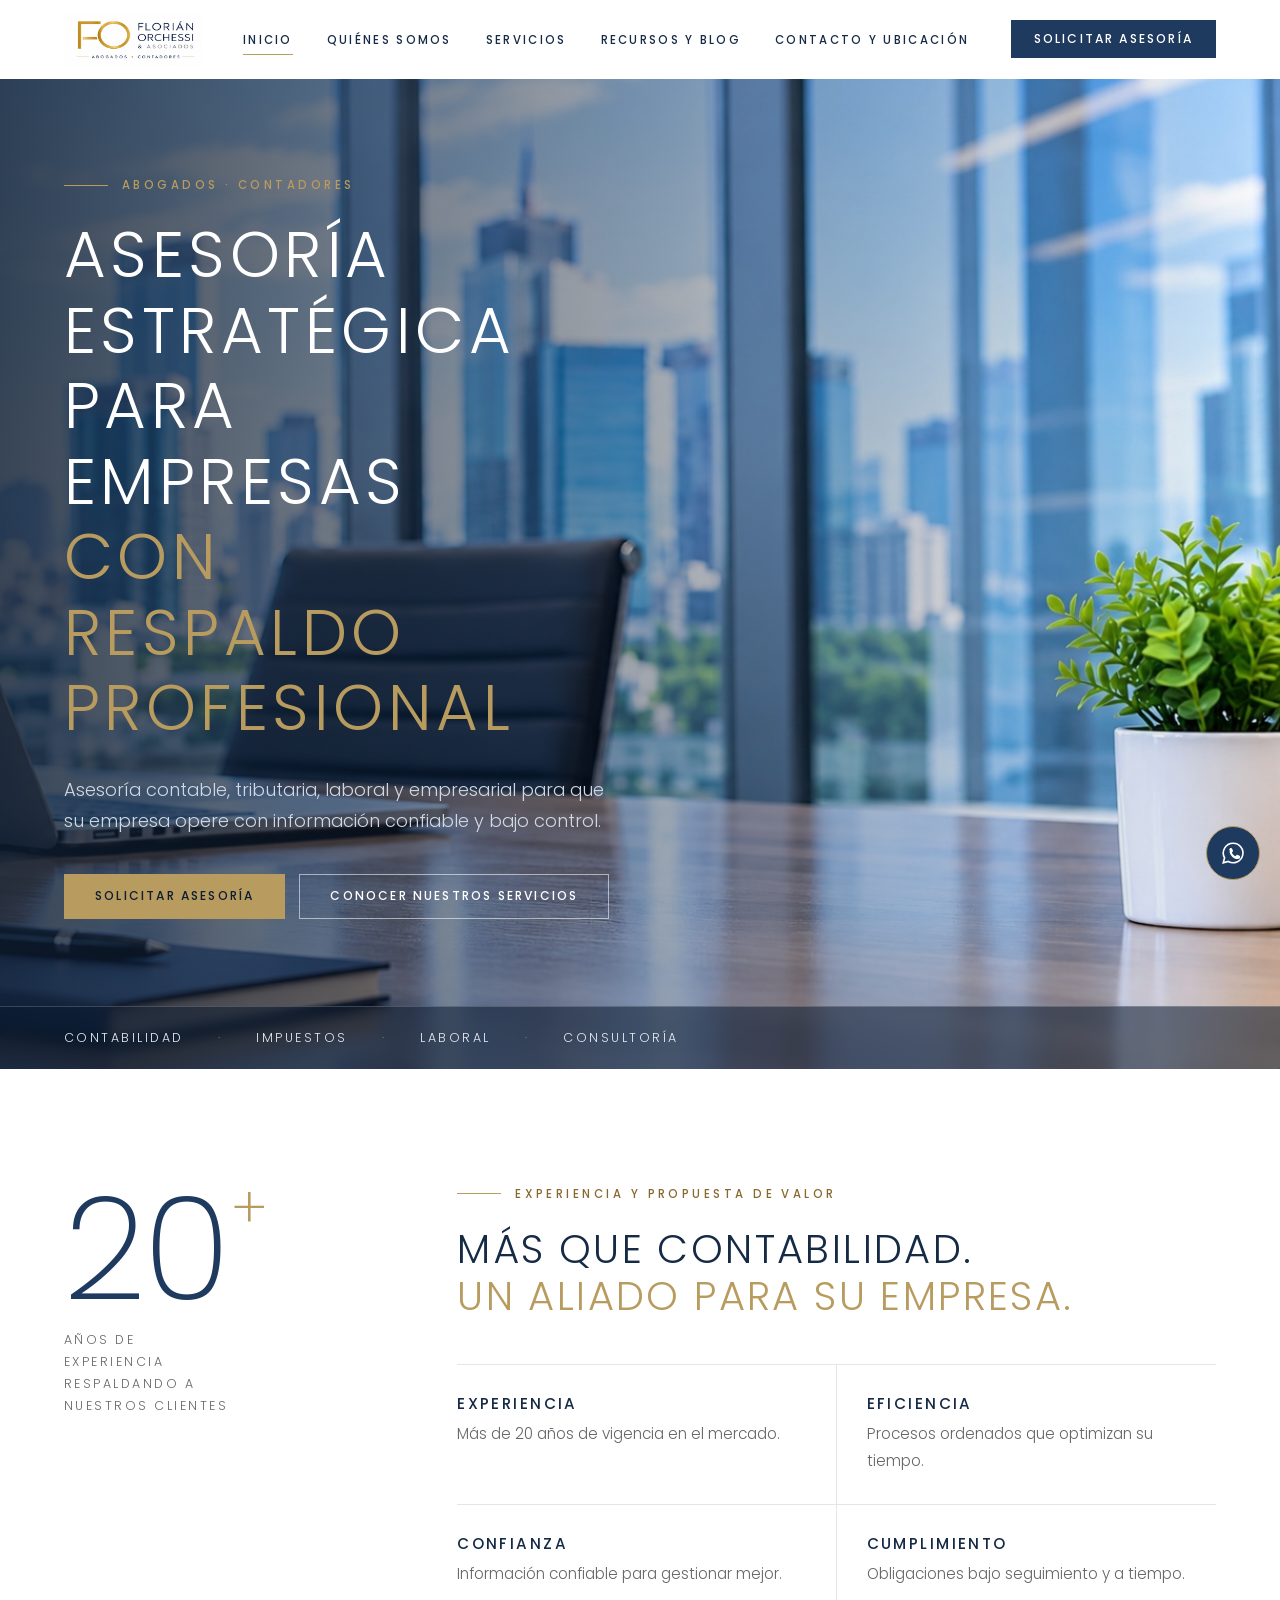
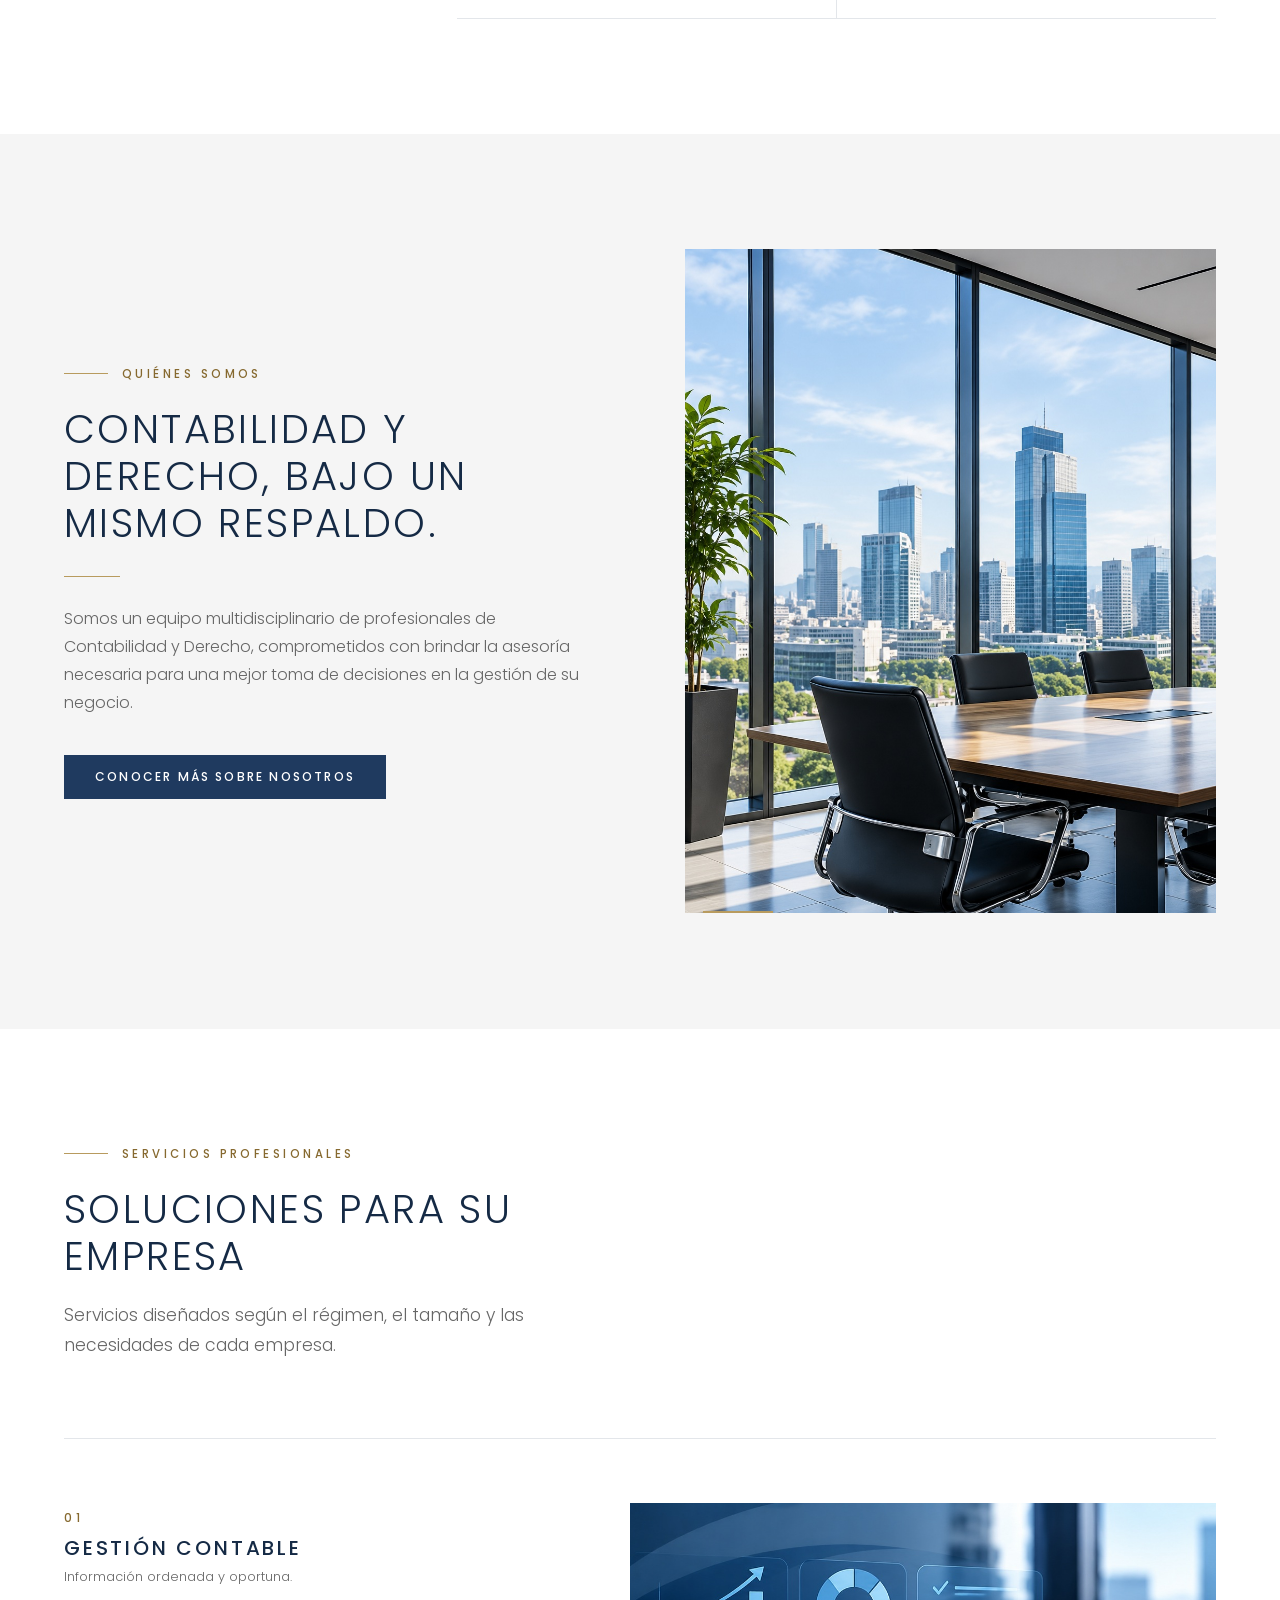
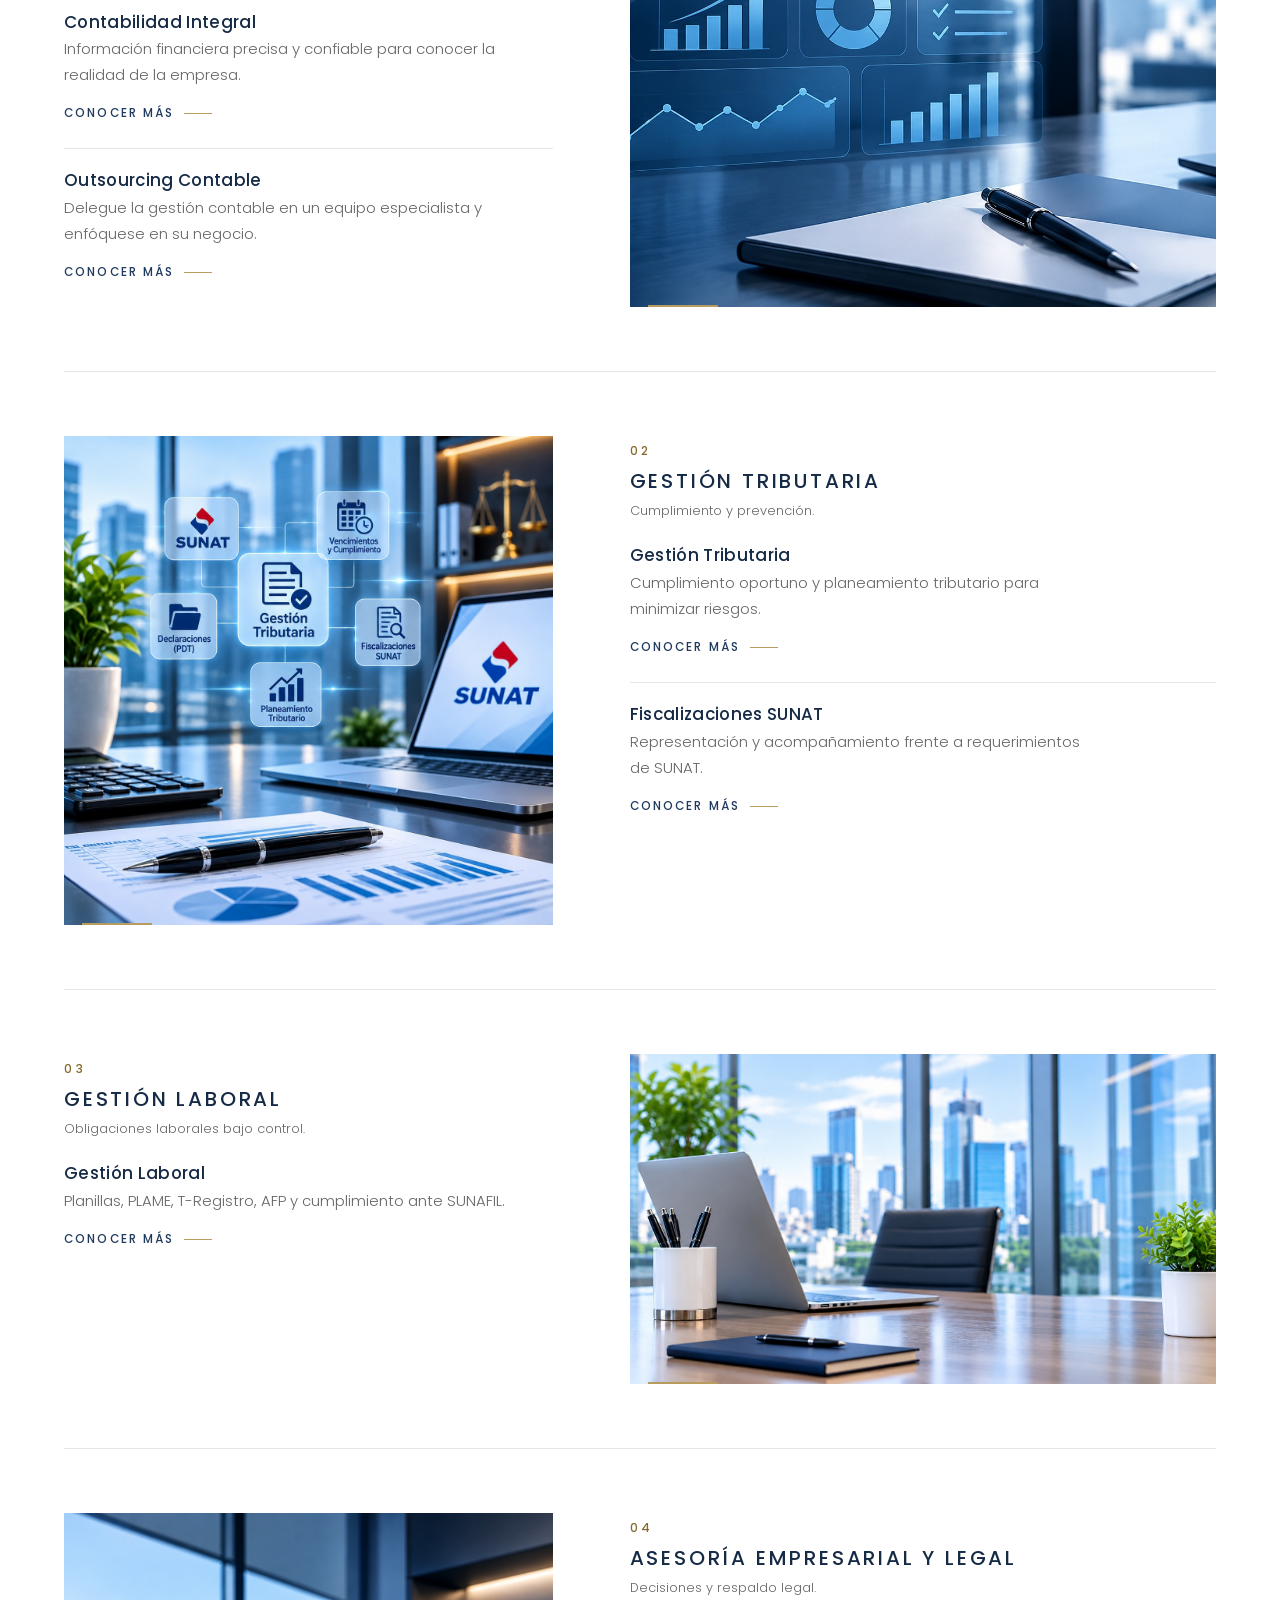
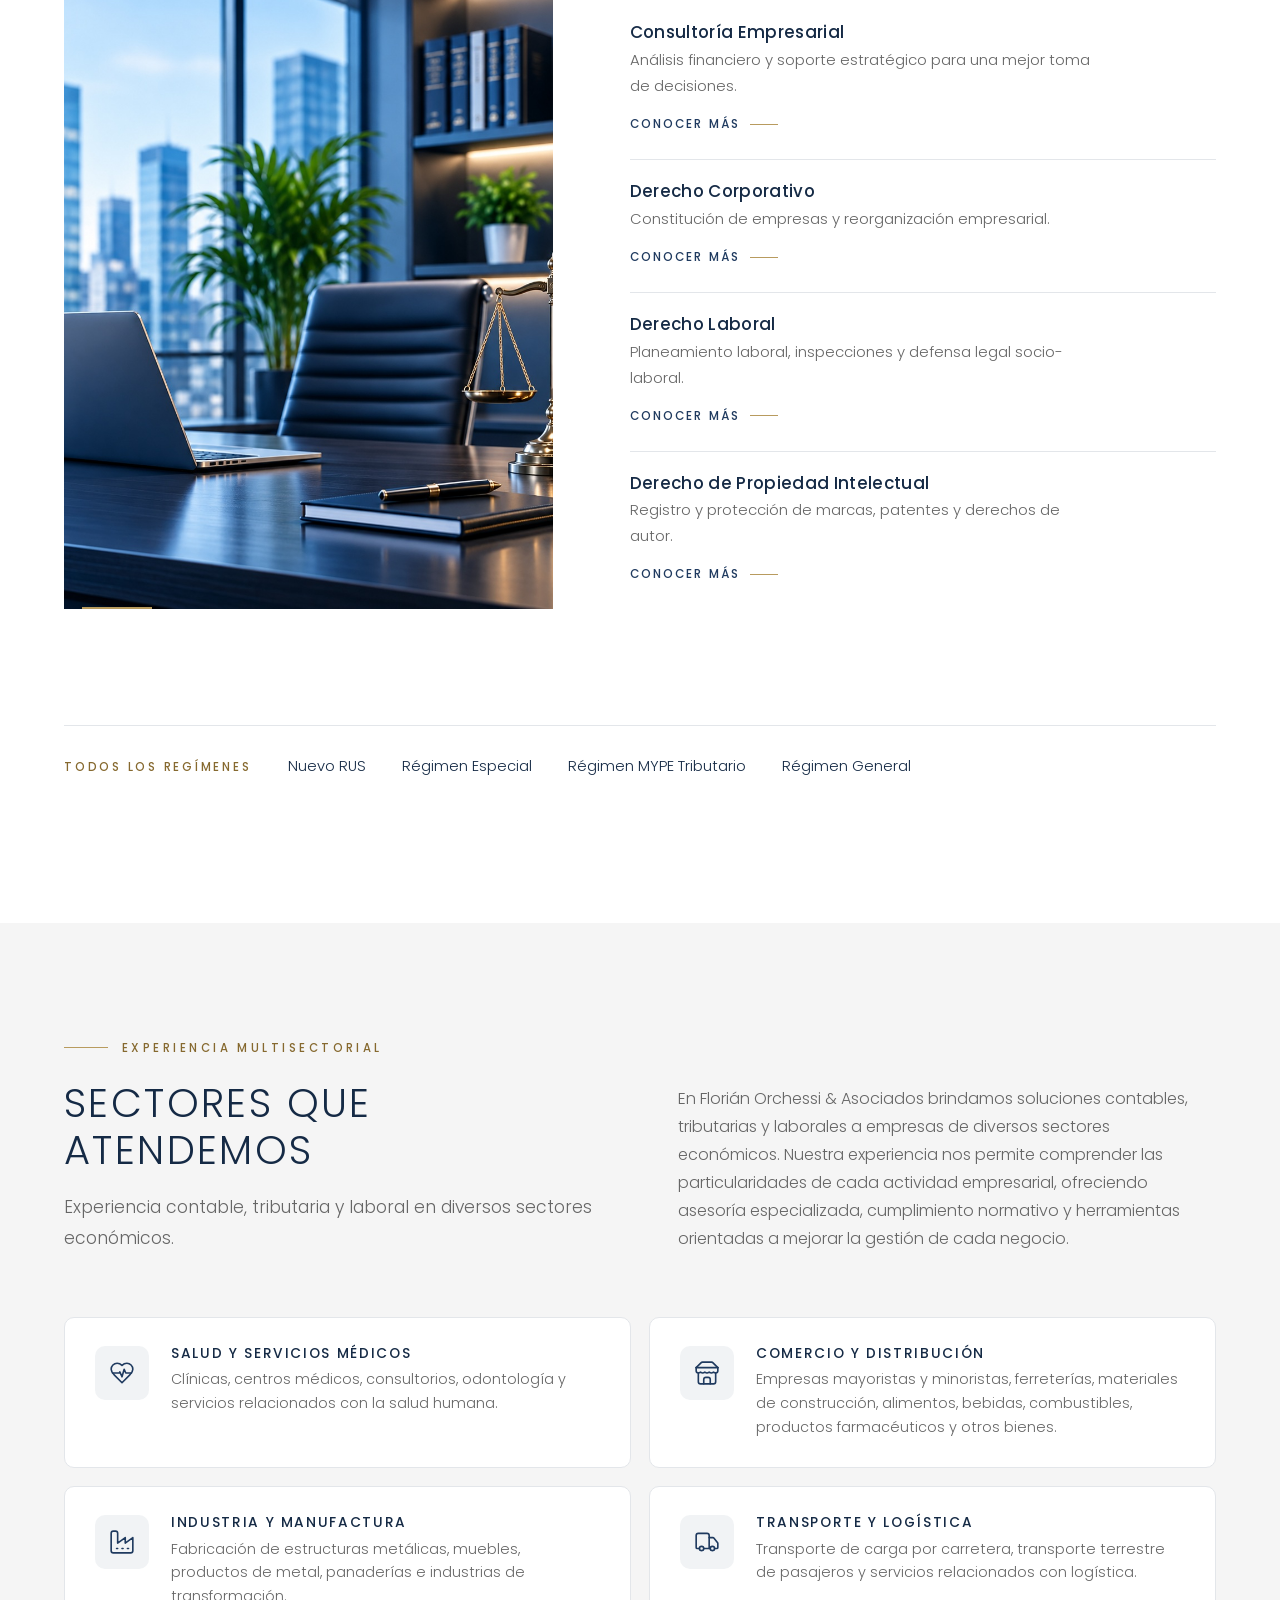
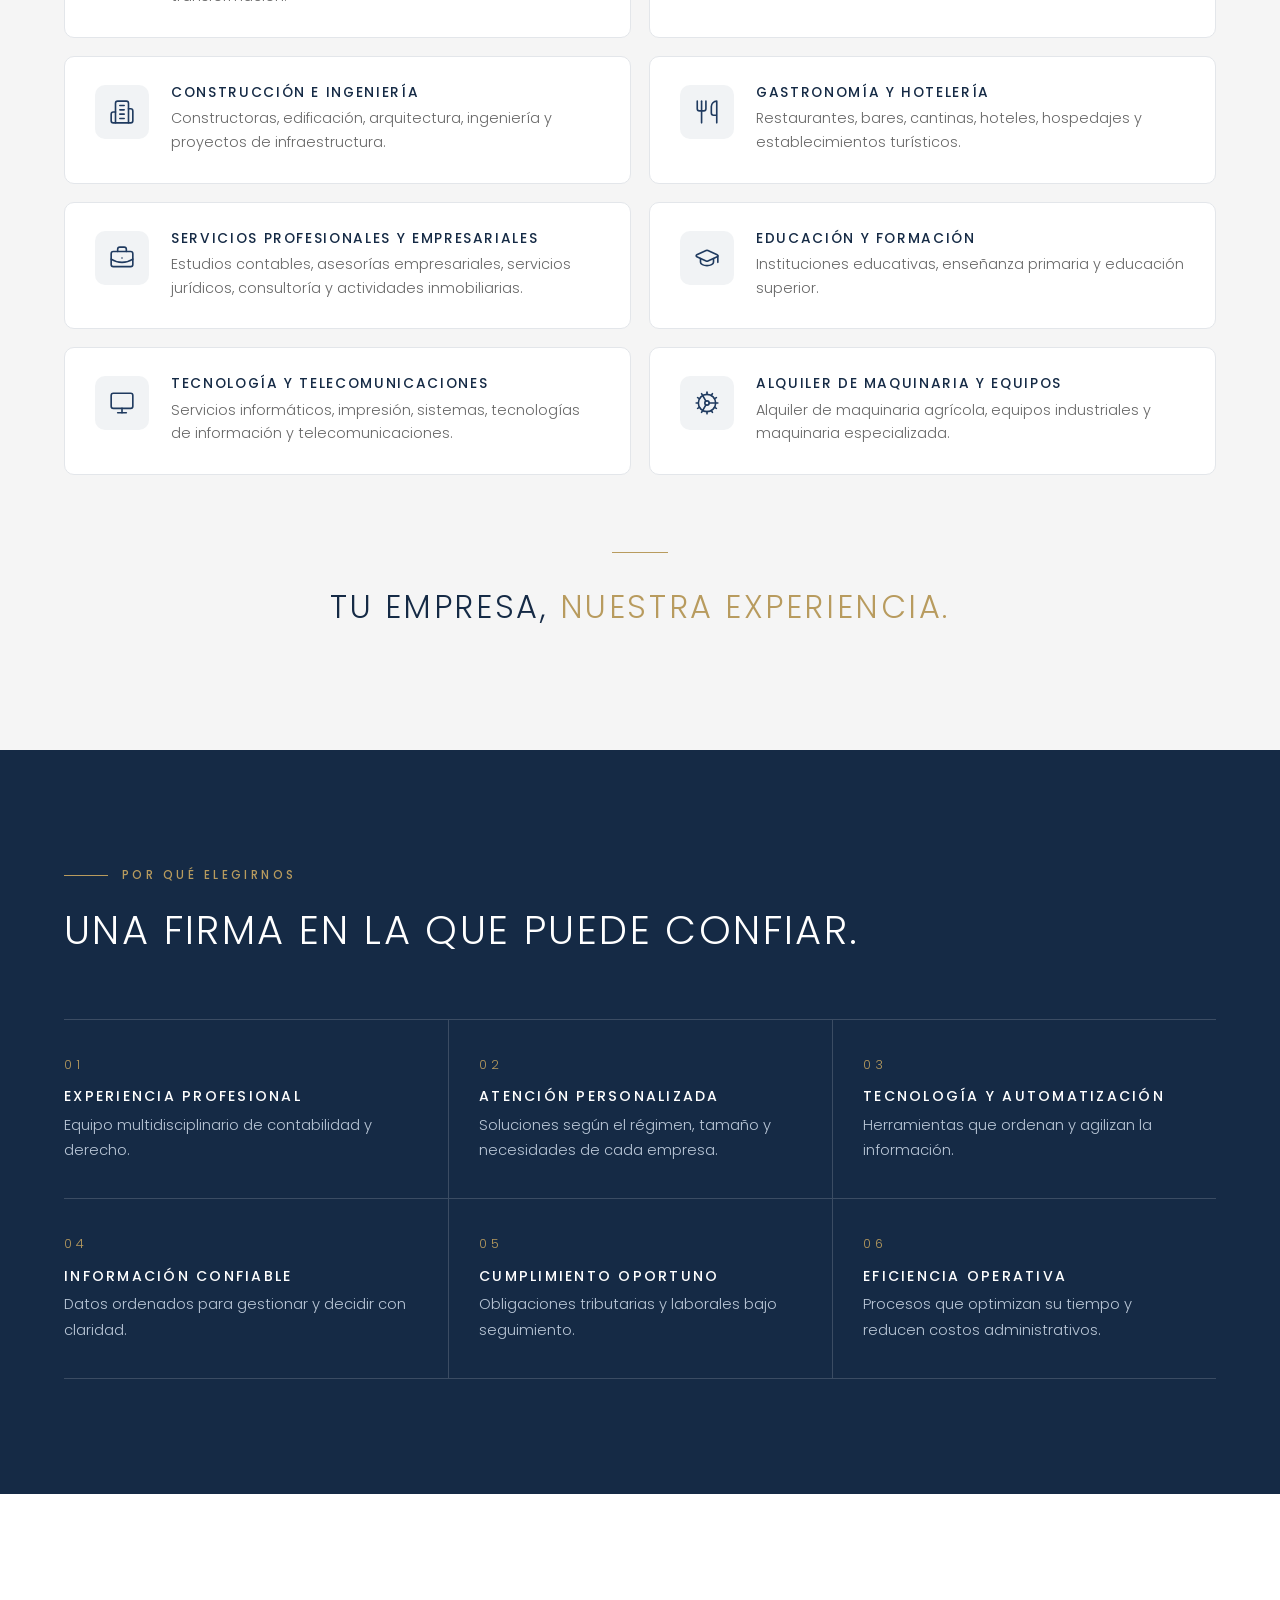
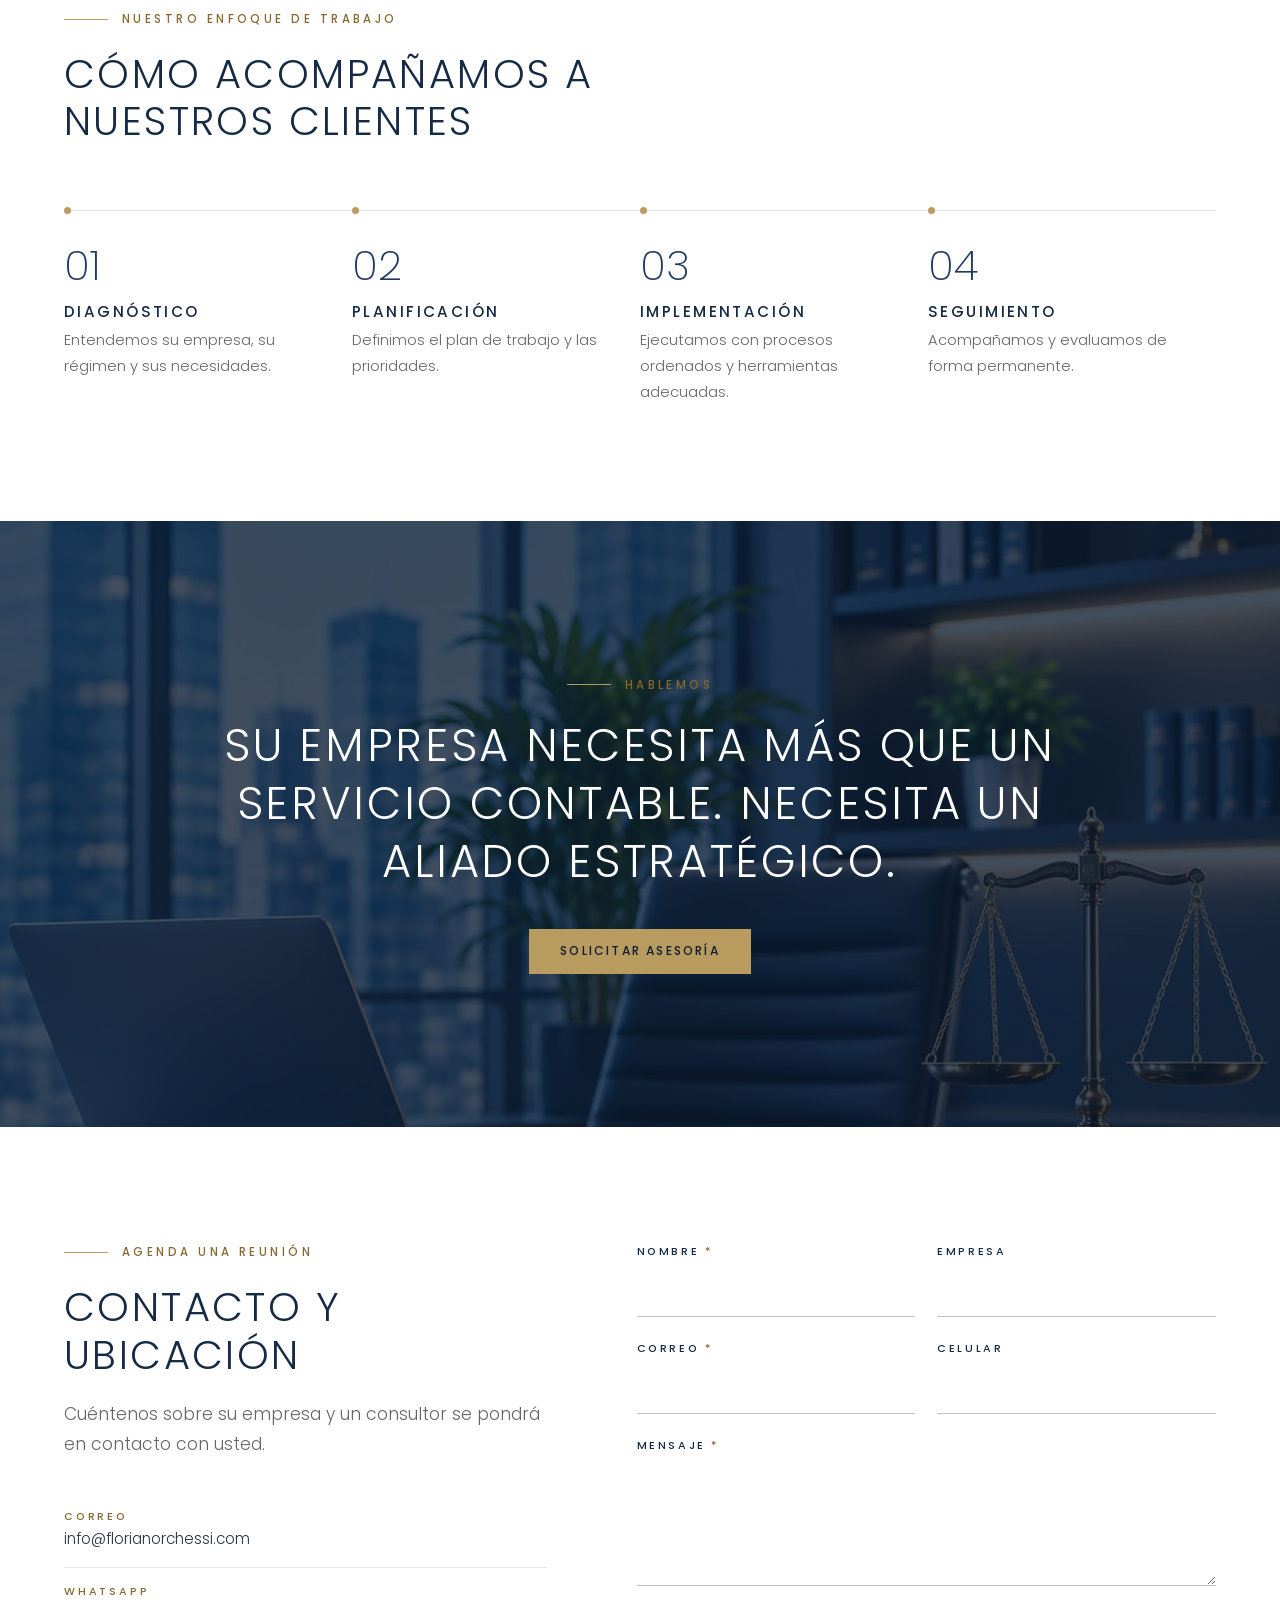
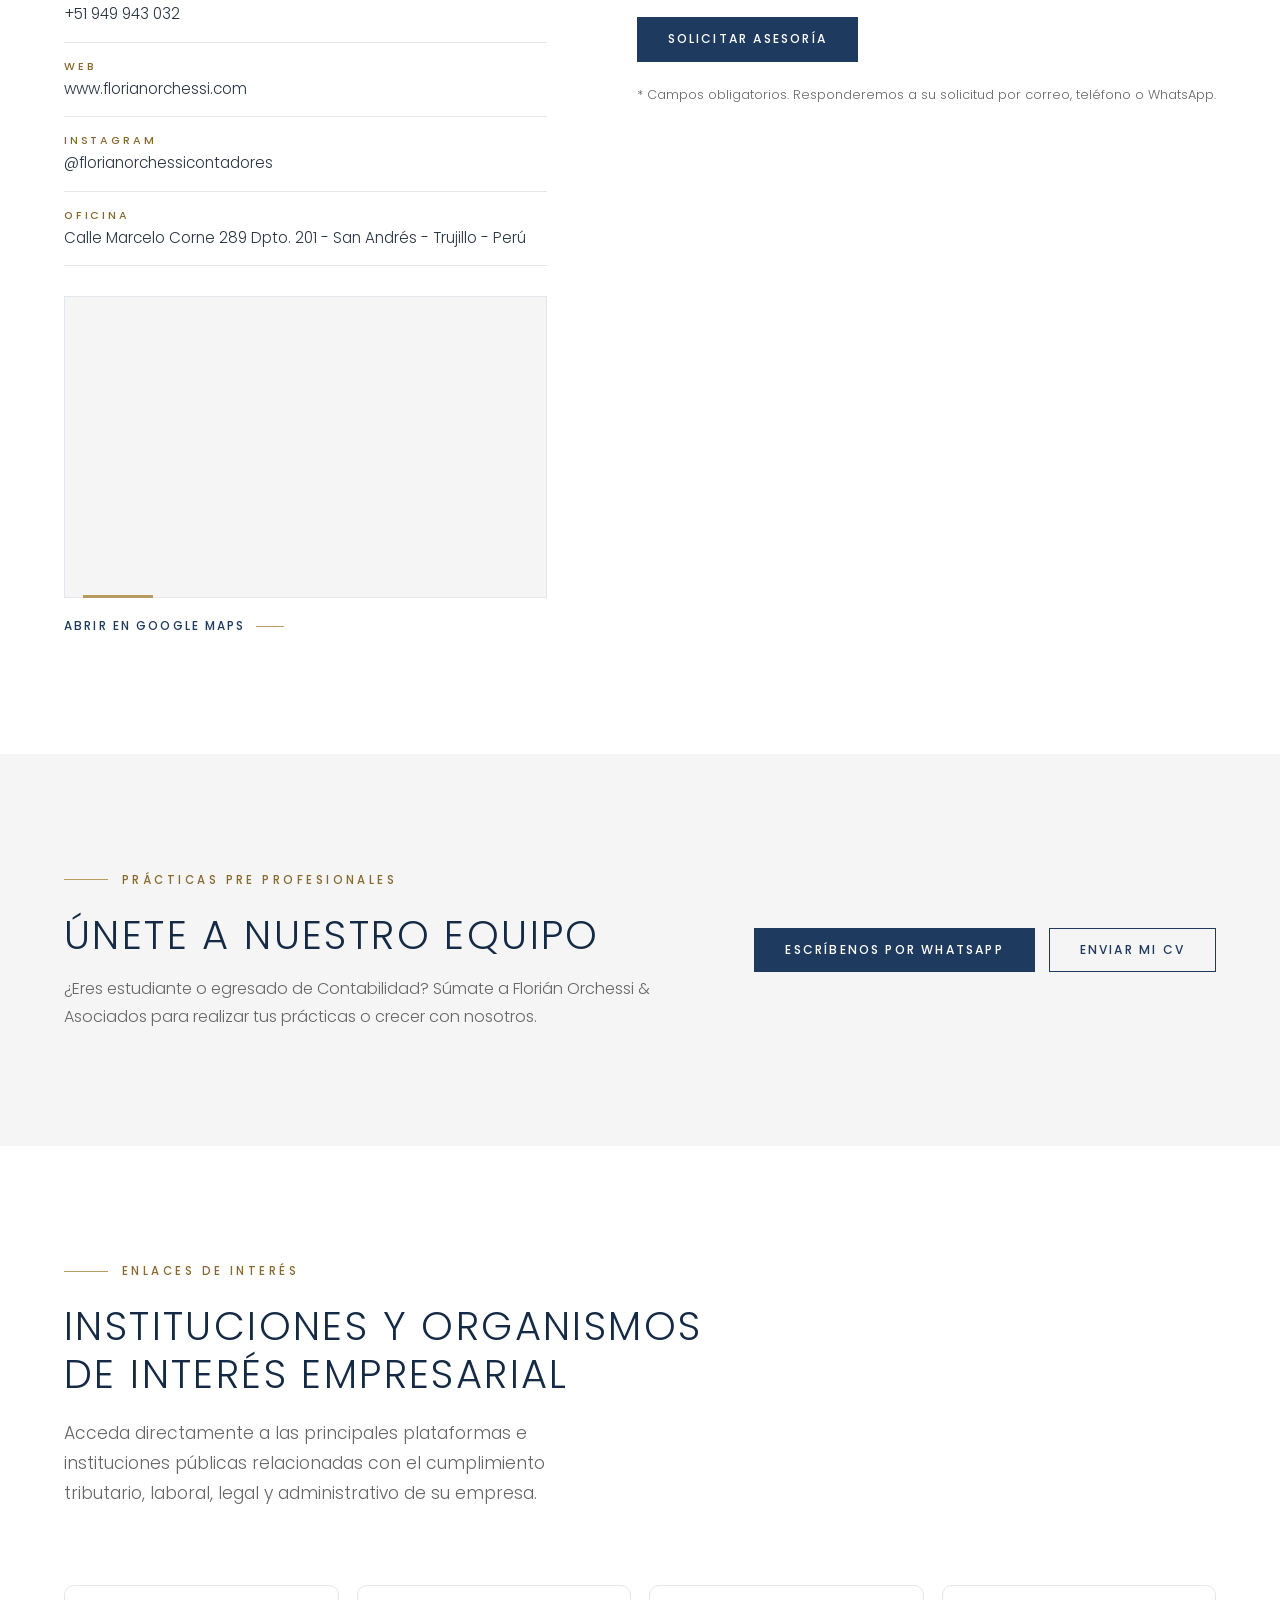
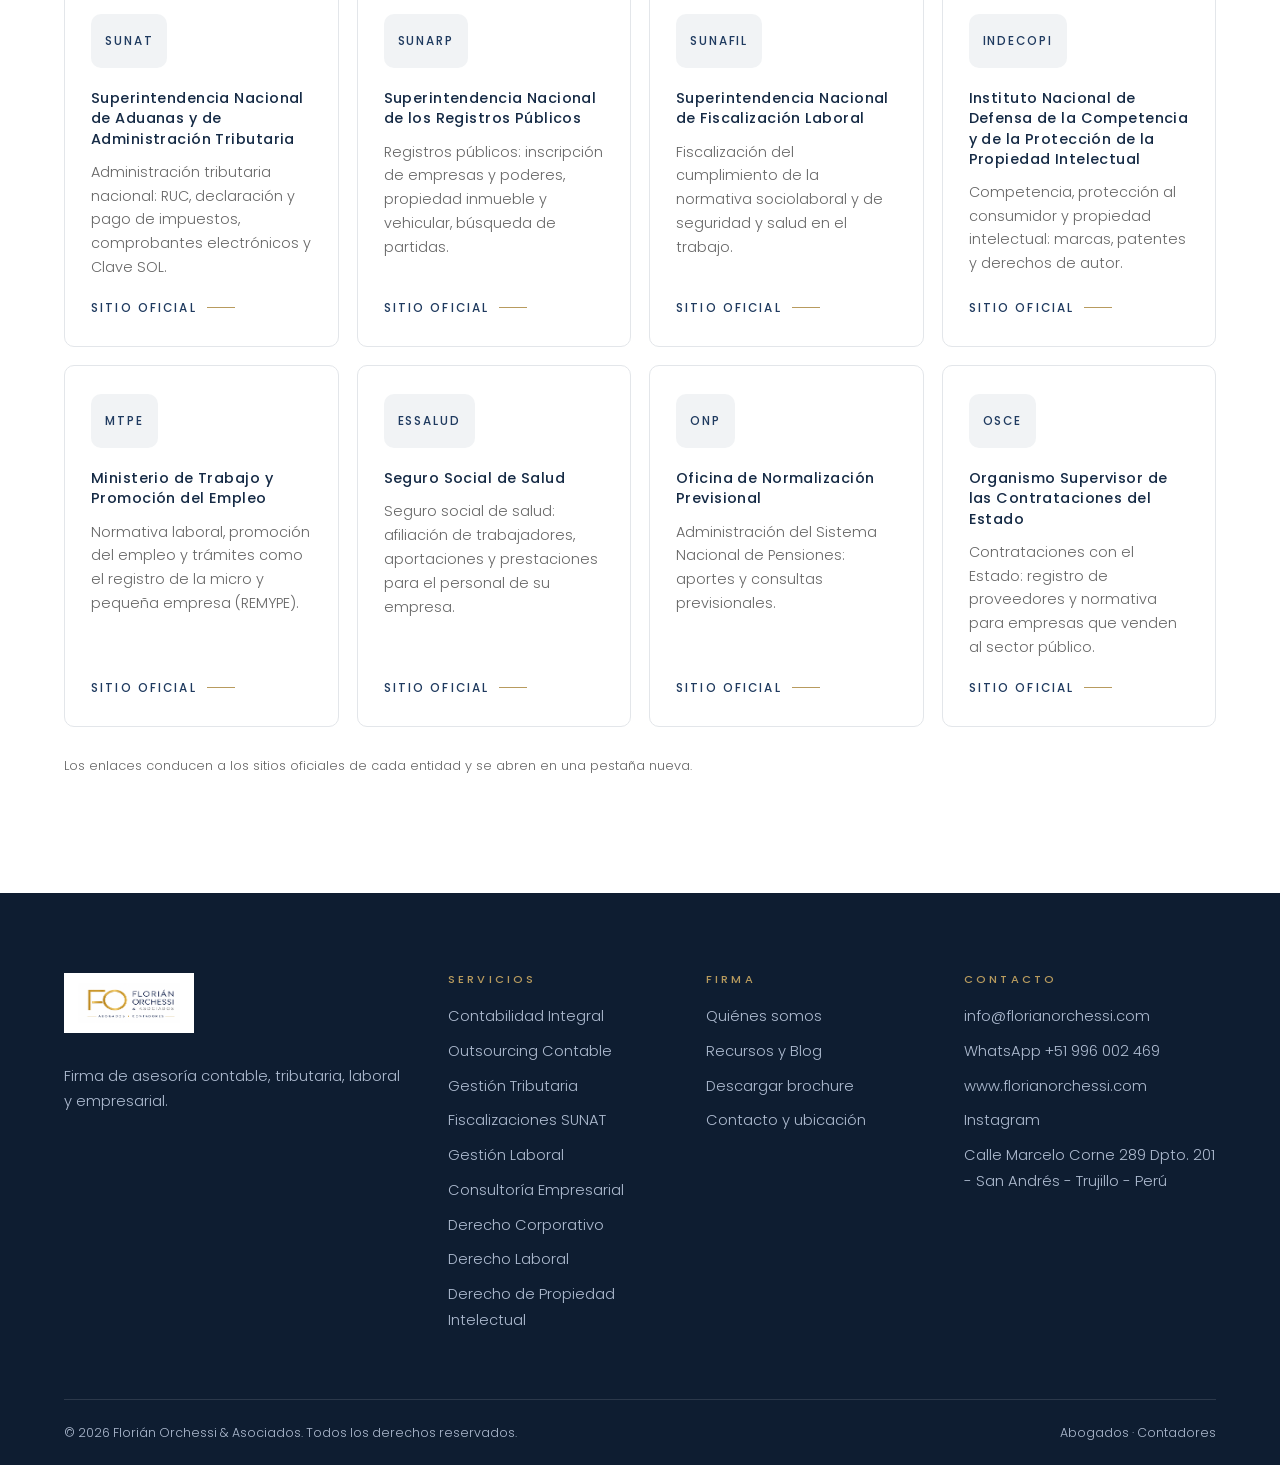
<file: index.html>
<!DOCTYPE html>
<html lang="es" class="no-js">
<head>
<meta charset="UTF-8">
<meta name="viewport" content="width=device-width,initial-scale=1">
<title>Florián Orchessi & Asociados | Asesoría contable, tributaria y laboral en Trujillo, Perú</title>
<meta name="description" content="Firma de abogados y contadores en Trujillo: contabilidad integral, outsourcing contable, gestión tributaria, gestión laboral y consultoría empresarial para empresas en todo el Perú.">
<meta name="theme-color" content="#152A45">
<link rel="canonical" href="https://www.florianorchessi.com/index.html">
<meta property="og:type" content="website"><meta property="og:locale" content="es_PE">
<meta property="og:site_name" content="Florián Orchessi &amp; Asociados">
<meta property="og:title" content="Florián Orchessi & Asociados | Asesoría contable, tributaria y laboral en Trujillo, Perú"><meta property="og:description" content="Firma de abogados y contadores en Trujillo: contabilidad integral, outsourcing contable, gestión tributaria, gestión laboral y consultoría empresarial para empresas en todo el Perú.">
<meta property="og:url" content="https://www.florianorchessi.com/index.html"><meta property="og:image" content="https://www.florianorchessi.com/assets/images/edificio-corporativo.jpg">
<link rel="icon" href="logo.png">
<link rel="preconnect" href="https://fonts.googleapis.com"><link rel="preconnect" href="https://fonts.gstatic.com" crossorigin>
<link href="https://fonts.googleapis.com/css2?family=Poppins:wght@200;300;400;500&display=swap" rel="stylesheet">
<link rel="stylesheet" href="style.css"><script type="application/ld+json">{"@context":"https://schema.org","@type":"ProfessionalService","name":"Florián Orchessi & Asociados","description":"Firma de asesoría contable, tributaria, laboral y empresarial en Trujillo, Perú.","url":"https://www.florianorchessi.com/","email":"info@florianorchessi.com","telephone":"+51996002469","sameAs":["https://www.instagram.com/florianorchessicontadores/"],"address":{"@type":"PostalAddress","streetAddress":"Calle Marcelo Corne 289 Dpto. 201, San Andrés","addressLocality":"Trujillo","addressCountry":"PE"}}</script>
</head><body>
<a class="skip" href="#main">Saltar al contenido</a>
<header class="nav"><div class="wrap nav-in">
<a class="logo" href="index.html" aria-label="Florián Orchessi &amp; Asociados — Inicio"><img src="logo.png" alt="Florián Orchessi &amp; Asociados, Abogados y Contadores" width="137" height="54"></a>
<ul class="menu" id="menu"><li><a href="index.html" aria-current=page>Inicio</a></li><li><a href="quienes-somos.html">Quiénes somos</a></li><li><a href="index.html#servicios">Servicios</a></li><li><a href="recursos.html">Recursos y Blog</a></li><li><a href="index.html#contacto">Contacto y ubicación</a></li></ul>
<a class="btn" href="index.html#contacto">Solicitar asesoría</a>
<button class="burger" type="button" aria-label="Abrir menú" aria-expanded="false" aria-controls="menu"><span></span><span></span><span></span></button>
</div></header>
<main id="main">

<section class="hero" style="padding-bottom:150px"><div class="wrap">
<span class="kicker">Abogados · Contadores</span>
<h1>Asesoría estratégica para empresas <span class="accent">con respaldo profesional</span></h1>
<p class="lead">Asesoría contable, tributaria, laboral y empresarial para que su empresa opere con información confiable y bajo control.</p>
<div class="actions"><a class="btn gold" href="#contacto">Solicitar asesoría</a><a class="btn line light" href="#servicios">Conocer nuestros servicios</a></div>
</div><div class="hero-strip"><div class="wrap"><ul><li>Contabilidad</li><li>Impuestos</li><li>Laboral</li><li>Consultoría</li></ul></div></div></section>

<section><div class="wrap exp">
<div class="rv"><div class="big">20<sup>+</sup></div><p class="exp-cap">Años de experiencia respaldando a nuestros clientes</p></div>
<div class="rv"><span class="kicker">Experiencia y propuesta de valor</span><h2>Más que contabilidad.<br><span class="accent">Un aliado para su empresa.</span></h2>
<div class="pillars" style="margin-top:44px">
<div><h3>Experiencia</h3><p>Más de 20 años de vigencia en el mercado.</p></div>
<div><h3>Eficiencia</h3><p>Procesos ordenados que optimizan su tiempo.</p></div>
<div><h3>Confianza</h3><p>Información confiable para gestionar mejor.</p></div>
<div><h3>Cumplimiento</h3><p>Obligaciones bajo seguimiento y a tiempo.</p></div></div></div>
</div></section>

<section class="soft"><div class="wrap split">
<div class="rv"><span class="kicker">Quiénes somos</span><h2>Contabilidad y derecho, bajo un mismo respaldo.</h2><div class="rule"></div>
<p>Somos un equipo multidisciplinario de profesionales de Contabilidad y Derecho, comprometidos con brindar la asesoría necesaria para una mejor toma de decisiones en la gestión de su negocio.</p>
<div class="actions"><a class="btn" href="quienes-somos.html">Conocer más sobre nosotros</a></div></div>
<div class="rv"><div class="ph tall"><img src="assets/images/sala-de-reuniones.jpg" alt="Sala de reuniones ejecutiva con vista a la ciudad" loading=lazy decoding="async"></div></div></div></section>

<section id="servicios"><div class="wrap">
<div class="sec-head rv"><span class="kicker">Servicios profesionales</span><h2>Soluciones para su empresa</h2><p class="lead" style="margin-top:20px">Servicios diseñados según el régimen, el tamaño y las necesidades de cada empresa.</p></div>
<div class="cat rv"><div class="ph "><img src="assets/images/escritorio-laptop.jpg" alt="Escritorio ejecutivo con laptop y libreta" loading=lazy decoding="async"></div><div><span class="cat-n">01</span><h3>Gestión Contable</h3><p class="note" style="margin:6px 0 24px">Información ordenada y oportuna.</p><a class="svc" href="contabilidad-integral.html"><h4>Contabilidad Integral</h4><p>Información financiera precisa y confiable para conocer la realidad de la empresa.</p><span class="more">Conocer más</span></a><a class="svc" href="outsourcing-contable.html"><h4>Outsourcing Contable</h4><p>Delegue la gestión contable en un equipo especialista y enfóquese en su negocio.</p><span class="more">Conocer más</span></a></div></div><div class="cat rv"><div class="ph "><img src="assets/images/analisis-financiero.jpg" alt="Documentos con gráficos financieros sobre un escritorio" loading=lazy decoding="async"></div><div><span class="cat-n">02</span><h3>Gestión Tributaria</h3><p class="note" style="margin:6px 0 24px">Cumplimiento y prevención.</p><a class="svc" href="gestion-tributaria.html"><h4>Gestión Tributaria</h4><p>Cumplimiento oportuno y planeamiento tributario para minimizar riesgos.</p><span class="more">Conocer más</span></a><a class="svc" href="fiscalizaciones-sunat.html"><h4>Fiscalizaciones SUNAT</h4><p>Representación y acompañamiento frente a requerimientos de SUNAT.</p><span class="more">Conocer más</span></a></div></div><div class="cat rv"><div class="ph "><img src="assets/images/edificio-corporativo.jpg" alt="Edificio corporativo de cristal" loading=lazy decoding="async" style="object-position:85% 75%"></div><div><span class="cat-n">03</span><h3>Gestión Laboral</h3><p class="note" style="margin:6px 0 24px">Obligaciones laborales bajo control.</p><a class="svc" href="gestion-laboral.html"><h4>Gestión Laboral</h4><p>Planillas, PLAME, T-Registro, AFP y cumplimiento ante SUNAFIL.</p><span class="more">Conocer más</span></a></div></div><div class="cat rv"><div class="ph "><img src="assets/images/edificio-fachada.jpg" alt="Fachada de cristal de un edificio corporativo" loading=lazy decoding="async"></div><div><span class="cat-n">04</span><h3>Asesoría Empresarial y Legal</h3><p class="note" style="margin:6px 0 24px">Decisiones y respaldo legal.</p><a class="svc" href="consultoria-empresarial.html"><h4>Consultoría Empresarial</h4><p>Análisis financiero y soporte estratégico para una mejor toma de decisiones.</p><span class="more">Conocer más</span></a><a class="svc" href="derecho-corporativo.html"><h4>Derecho Corporativo</h4><p>Constitución de empresas y reorganización empresarial.</p><span class="more">Conocer más</span></a><a class="svc" href="derecho-laboral.html"><h4>Derecho Laboral</h4><p>Planeamiento laboral, inspecciones y defensa legal socio-laboral.</p><span class="more">Conocer más</span></a><a class="svc" href="derecho-propiedad-intelectual.html"><h4>Derecho de Propiedad Intelectual</h4><p>Registro y protección de marcas, patentes y derechos de autor.</p><span class="more">Conocer más</span></a></div></div>
<div class="regimenes rv"><b>Todos los regímenes</b><span>Nuevo RUS</span><span>Régimen Especial</span><span>Régimen MYPE Tributario</span><span>Régimen General</span></div>
</div></section>

<!-- Sectores que atendemos -->
<section class="soft" id="sectores"><div class="wrap">
<div class="sectores-head rv"><div><span class="kicker">Experiencia multisectorial</span><h2>Sectores que atendemos</h2><p class="lead" style="margin-top:18px">Experiencia contable, tributaria y laboral en diversos sectores económicos.</p></div>
<p>En Florián Orchessi &amp; Asociados brindamos soluciones contables, tributarias y laborales a empresas de diversos sectores económicos. Nuestra experiencia nos permite comprender las particularidades de cada actividad empresarial, ofreciendo asesoría especializada, cumplimiento normativo y herramientas orientadas a mejorar la gestión de cada negocio.</p></div>
<ul class="sectores">
<li class="rv"><article class="sector"><span class="sector-ico"><svg viewBox="0 0 24 24" aria-hidden="true" focusable="false"><path d="M19 14c1.49-1.46 3-3.21 3-5.5A5.5 5.5 0 0 0 16.5 3c-1.76 0-3 .5-4.5 2-1.5-1.5-2.74-2-4.5-2A5.5 5.5 0 0 0 2 8.5c0 2.3 1.5 4.05 3 5.5l7 7Z"/><path d="M3.22 12H9.5l.5-1 2 4.5 2-7 1.5 3.5h5.27"/></svg></span><div><h3>Salud y servicios médicos</h3><p>Clínicas, centros médicos, consultorios, odontología y servicios relacionados con la salud humana.</p></div></article></li>
<li class="rv"><article class="sector"><span class="sector-ico"><svg viewBox="0 0 24 24" aria-hidden="true" focusable="false"><path d="m2 7 4.41-4.41A2 2 0 0 1 7.83 2h8.34a2 2 0 0 1 1.42.59L22 7"/><path d="M4 12v8a2 2 0 0 0 2 2h12a2 2 0 0 0 2-2v-8"/><path d="M15 22v-4a2 2 0 0 0-2-2h-2a2 2 0 0 0-2 2v4"/><path d="M2 7h20"/><path d="M22 7v3a2 2 0 0 1-2 2a2.7 2.7 0 0 1-1.59-.63.7.7 0 0 0-.82 0A2.7 2.7 0 0 1 16 12a2.7 2.7 0 0 1-1.59-.63.7.7 0 0 0-.82 0A2.7 2.7 0 0 1 12 12a2.7 2.7 0 0 1-1.59-.63.7.7 0 0 0-.82 0A2.7 2.7 0 0 1 8 12a2.7 2.7 0 0 1-1.59-.63.7.7 0 0 0-.82 0A2.7 2.7 0 0 1 4 12a2 2 0 0 1-2-2V7"/></svg></span><div><h3>Comercio y distribución</h3><p>Empresas mayoristas y minoristas, ferreterías, materiales de construcción, alimentos, bebidas, combustibles, productos farmacéuticos y otros bienes.</p></div></article></li>
<li class="rv"><article class="sector"><span class="sector-ico"><svg viewBox="0 0 24 24" aria-hidden="true" focusable="false"><path d="M2 20a2 2 0 0 0 2 2h16a2 2 0 0 0 2-2V8l-7 5V8l-7 5V4a2 2 0 0 0-2-2H4a2 2 0 0 0-2 2Z"/><path d="M17 18h1"/><path d="M12 18h1"/><path d="M7 18h1"/></svg></span><div><h3>Industria y manufactura</h3><p>Fabricación de estructuras metálicas, muebles, productos de metal, panaderías e industrias de transformación.</p></div></article></li>
<li class="rv"><article class="sector"><span class="sector-ico"><svg viewBox="0 0 24 24" aria-hidden="true" focusable="false"><path d="M14 18V6a2 2 0 0 0-2-2H4a2 2 0 0 0-2 2v11a1 1 0 0 0 1 1h2"/><path d="M15 18H9"/><path d="M19 18h2a1 1 0 0 0 1-1v-3.65a1 1 0 0 0-.22-.624l-3.48-4.35A1 1 0 0 0 17.52 8H14"/><circle cx="17" cy="18" r="2"/><circle cx="7" cy="18" r="2"/></svg></span><div><h3>Transporte y logística</h3><p>Transporte de carga por carretera, transporte terrestre de pasajeros y servicios relacionados con logística.</p></div></article></li>
<li class="rv"><article class="sector"><span class="sector-ico"><svg viewBox="0 0 24 24" aria-hidden="true" focusable="false"><path d="M6 22V4a2 2 0 0 1 2-2h8a2 2 0 0 1 2 2v18Z"/><path d="M6 12H4a2 2 0 0 0-2 2v6a2 2 0 0 0 2 2h2"/><path d="M18 9h2a2 2 0 0 1 2 2v9a2 2 0 0 1-2 2h-2"/><path d="M10 6h4"/><path d="M10 10h4"/><path d="M10 14h4"/><path d="M10 18h4"/></svg></span><div><h3>Construcción e ingeniería</h3><p>Constructoras, edificación, arquitectura, ingeniería y proyectos de infraestructura.</p></div></article></li>
<li class="rv"><article class="sector"><span class="sector-ico"><svg viewBox="0 0 24 24" aria-hidden="true" focusable="false"><path d="M3 2v7c0 1.1.9 2 2 2h4a2 2 0 0 0 2-2V2"/><path d="M7 2v20"/><path d="M21 15V2a5 5 0 0 0-5 5v6c0 1.1.9 2 2 2h3Zm0 0v7"/></svg></span><div><h3>Gastronomía y hotelería</h3><p>Restaurantes, bares, cantinas, hoteles, hospedajes y establecimientos turísticos.</p></div></article></li>
<li class="rv"><article class="sector"><span class="sector-ico"><svg viewBox="0 0 24 24" aria-hidden="true" focusable="false"><path d="M12 12h.01"/><path d="M16 6V4a2 2 0 0 0-2-2h-4a2 2 0 0 0-2 2v2"/><path d="M22 13a18.15 18.15 0 0 1-20 0"/><rect width="20" height="14" x="2" y="6" rx="2"/></svg></span><div><h3>Servicios profesionales y empresariales</h3><p>Estudios contables, asesorías empresariales, servicios jurídicos, consultoría y actividades inmobiliarias.</p></div></article></li>
<li class="rv"><article class="sector"><span class="sector-ico"><svg viewBox="0 0 24 24" aria-hidden="true" focusable="false"><path d="M21.42 10.922a1 1 0 0 0-.019-1.838L12.83 5.18a2 2 0 0 0-1.66 0L2.6 9.08a1 1 0 0 0 0 1.832l8.57 3.908a2 2 0 0 0 1.66 0z"/><path d="M22 10v6"/><path d="M6 12.5V16a6 3 0 0 0 12 0v-3.5"/></svg></span><div><h3>Educación y formación</h3><p>Instituciones educativas, enseñanza primaria y educación superior.</p></div></article></li>
<li class="rv"><article class="sector"><span class="sector-ico"><svg viewBox="0 0 24 24" aria-hidden="true" focusable="false"><rect width="20" height="14" x="2" y="3" rx="2"/><line x1="8" x2="16" y1="21" y2="21"/><line x1="12" x2="12" y1="17" y2="21"/></svg></span><div><h3>Tecnología y telecomunicaciones</h3><p>Servicios informáticos, impresión, sistemas, tecnologías de información y telecomunicaciones.</p></div></article></li>
<li class="rv"><article class="sector"><span class="sector-ico"><svg viewBox="0 0 24 24" aria-hidden="true" focusable="false"><path d="M12 20a8 8 0 1 0 0-16 8 8 0 0 0 0 16Z"/><path d="M12 14a2 2 0 1 0 0-4 2 2 0 0 0 0 4Z"/><path d="M12 2v2"/><path d="M12 22v-2"/><path d="m17 20.66-1-1.73"/><path d="M11 10.27 7 3.34"/><path d="m20.66 17-1.73-1"/><path d="m3.34 7 1.73 1"/><path d="M14 12h8"/><path d="M2 12h2"/><path d="m20.66 7-1.73 1"/><path d="m3.34 17 1.73-1"/><path d="m17 3.34-1 1.73"/><path d="m11 13.73-4 6.93"/></svg></span><div><h3>Alquiler de maquinaria y equipos</h3><p>Alquiler de maquinaria agrícola, equipos industriales y maquinaria especializada.</p></div></article></li>
</ul>
<p class="sectores-cierre rv">Tu empresa, <span class="accent">nuestra experiencia.</span></p>
</div></section>

<section class="dark"><div class="wrap"><div class="rv"><span class="kicker">Por qué elegirnos</span><h2>Una firma en la que puede confiar.</h2></div><div class="why"><div class="rv"><b>01</b><h3>Experiencia profesional</h3><p>Equipo multidisciplinario de contabilidad y derecho.</p></div><div class="rv"><b>02</b><h3>Atención personalizada</h3><p>Soluciones según el régimen, tamaño y necesidades de cada empresa.</p></div><div class="rv"><b>03</b><h3>Tecnología y automatización</h3><p>Herramientas que ordenan y agilizan la información.</p></div><div class="rv"><b>04</b><h3>Información confiable</h3><p>Datos ordenados para gestionar y decidir con claridad.</p></div><div class="rv"><b>05</b><h3>Cumplimiento oportuno</h3><p>Obligaciones tributarias y laborales bajo seguimiento.</p></div><div class="rv"><b>06</b><h3>Eficiencia operativa</h3><p>Procesos que optimizan su tiempo y reducen costos administrativos.</p></div></div></div></section>

<section><div class="wrap"><div class="sec-head rv" style="margin-bottom:0"><span class="kicker">Nuestro enfoque de trabajo</span><h2>Cómo acompañamos a nuestros clientes</h2></div><div class="steps"><div class="step rv"><b>01</b><h3>Diagnóstico</h3><p>Entendemos su empresa, su régimen y sus necesidades.</p></div><div class="step rv"><b>02</b><h3>Planificación</h3><p>Definimos el plan de trabajo y las prioridades.</p></div><div class="step rv"><b>03</b><h3>Implementación</h3><p>Ejecutamos con procesos ordenados y herramientas adecuadas.</p></div><div class="step rv"><b>04</b><h3>Seguimiento</h3><p>Acompañamos y evaluamos de forma permanente.</p></div></div></div></section>

<section class="cta"><div class="wrap rv"><span class="kicker" style="justify-content:center">Hablemos</span><h2>Su empresa necesita más que un servicio contable. Necesita un aliado estratégico.</h2><div class="actions"><a class="btn gold" href="#contacto">Solicitar asesoría</a></div></div></section>

<section id="contacto"><div class="wrap contact">
<div class="rv"><span class="kicker">Agenda una reunión</span><h2>Contacto y ubicación</h2><p class="lead" style="margin:20px 0 34px">Cuéntenos sobre su empresa y un consultor se pondrá en contacto con usted.</p>
<ul class="cinfo"><li><small>Correo</small><a href="mailto:info@florianorchessi.com">info@florianorchessi.com</a></li><li><small>WhatsApp</small><a href="https://wa.me/51996002469" target="_blank" rel="noopener">+51 949 943 032</a></li><li><small>Web</small><a href="https://www.florianorchessi.com/">www.florianorchessi.com</a></li><li><small>Instagram</small><a href="https://www.instagram.com/florianorchessicontadores/" target="_blank" rel="noopener">@florianorchessicontadores</a></li><li><small>Oficina</small>Calle Marcelo Corne 289 Dpto. 201 - San Andrés - Trujillo - Perú</li></ul>
<!-- MAPA: búsqueda por dirección (sin coordenadas inventadas). Para fijar el punto exacto: Google Maps > Compartir > Insertar un mapa > copiar el src del iframe y pegarlo abajo. Ver LEEME.md -->
<div class="map"><iframe title="Mapa de ubicación de la oficina de Florián Orchessi &amp; Asociados en Trujillo" src="https://maps.google.com/maps?q=-8.1166372,-79.0332406&z=17&output=embed" allowfullscreen></iframe></div>
<a class="more map-link" href="https://www.google.com/maps/place/Florian+Orchessi+%26+Asociados+S.C./@-8.1166108,-79.0332092,17.5z/">Abrir en Google Maps</a></div>
<form class="rv" id="contact-form" action="https://formsubmit.co/info@florianorchessi.com" method="POST" novalidate>
<input type="hidden" name="_subject" value="Nueva solicitud de asesoría - Sitio web"><input type="hidden" name="_template" value="table"><input type="hidden" name="_captcha" value="false">
<input class="hp" type="text" name="_honey" tabindex="-1" autocomplete="off" aria-hidden="true">
<div class="row"><div><label for="nombre">Nombre <span aria-hidden="true">*</span></label><input id="nombre" name="nombre" required minlength="2" maxlength="80" autocomplete="name"></div><div><label for="empresa">Empresa</label><input id="empresa" name="empresa" maxlength="100" autocomplete="organization"></div></div>
<div class="row"><div><label for="correo">Correo <span aria-hidden="true">*</span></label><input id="correo" type="email" name="email" required maxlength="120" pattern="[^@\s]+@[^@\s]+\.[^@\s]{2,}" title="Ingrese un correo válido, por ejemplo nombre@empresa.com" autocomplete="email" inputmode="email"></div><div><label for="celular">Celular</label><input id="celular" type="tel" name="celular" maxlength="20" pattern="[0-9+\(\)\s\-]{6,20}" title="Solo números, espacios y los signos + ( ) -" autocomplete="tel" inputmode="tel"></div></div>
<div><label for="mensaje">Mensaje <span aria-hidden="true">*</span></label><textarea id="mensaje" name="mensaje" rows="4" required minlength="10" maxlength="2000"></textarea></div>
<div><button class="btn" type="submit">Solicitar asesoría</button></div>
<div class="form-msg" id="form-status" role="status" aria-live="polite" hidden></div>
<p class="note">* Campos obligatorios. Responderemos a su solicitud por correo, teléfono o WhatsApp.</p></form></div></section>

<section class="soft" id="unete"><div class="wrap join rv"><div><span class="kicker">Prácticas pre profesionales</span><h2>Únete a nuestro equipo</h2><p style="margin-top:16px">¿Eres estudiante o egresado de Contabilidad? Súmate a Florián Orchessi &amp; Asociados para realizar tus prácticas o crecer con nosotros.</p></div>
<div class="actions" style="margin:0"><a class="btn" target="_blank" rel="noopener" href="https://wa.me/51996002469?text=Hola%2C%20soy%20estudiante/profesional%20y%20me%20interesa%20postular%20a%20Florián%20Orchessi%20%26%20Asociados">Escríbenos por WhatsApp</a><a class="btn line" href="mailto:rrhh@florianorchessi.com?subject=Postulaci%C3%B3n%20-%20Pr%C3%A1cticas%20o%20Trabajo">Enviar mi CV</a></div></div></section>

<section id="instituciones"><div class="wrap">
<div class="sec-head rv"><span class="kicker">Enlaces de interés</span><h2>Instituciones y organismos de interés empresarial</h2><p class="lead" style="margin-top:20px">Acceda directamente a las principales plataformas e instituciones públicas relacionadas con el cumplimiento tributario, laboral, legal y administrativo de su empresa.</p></div>
<ul class="inst-grid"><li class="rv"><a class="inst" href="https://www.sunat.gob.pe/" target="_blank" rel="noopener noreferrer" aria-label="Superintendencia Nacional de Aduanas y de Administración Tributaria (SUNAT): abrir sitio oficial en una pestaña nueva"><span class="inst-sig">SUNAT</span><h3>Superintendencia Nacional de Aduanas y de Administración Tributaria</h3><p>Administración tributaria nacional: RUC, declaración y pago de impuestos, comprobantes electrónicos y Clave SOL.</p><span class="more">Sitio oficial</span></a></li><li class="rv"><a class="inst" href="https://www.sunarp.gob.pe/" target="_blank" rel="noopener noreferrer" aria-label="Superintendencia Nacional de los Registros Públicos (SUNARP): abrir sitio oficial en una pestaña nueva"><span class="inst-sig">SUNARP</span><h3>Superintendencia Nacional de los Registros Públicos</h3><p>Registros públicos: inscripción de empresas y poderes, propiedad inmueble y vehicular, búsqueda de partidas.</p><span class="more">Sitio oficial</span></a></li><li class="rv"><a class="inst" href="https://www.gob.pe/sunafil" target="_blank" rel="noopener noreferrer" aria-label="Superintendencia Nacional de Fiscalización Laboral (SUNAFIL): abrir sitio oficial en una pestaña nueva"><span class="inst-sig">SUNAFIL</span><h3>Superintendencia Nacional de Fiscalización Laboral</h3><p>Fiscalización del cumplimiento de la normativa sociolaboral y de seguridad y salud en el trabajo.</p><span class="more">Sitio oficial</span></a></li><li class="rv"><a class="inst" href="https://www.gob.pe/indecopi" target="_blank" rel="noopener noreferrer" aria-label="Instituto Nacional de Defensa de la Competencia y de la Protección de la Propiedad Intelectual (INDECOPI): abrir sitio oficial en una pestaña nueva"><span class="inst-sig">INDECOPI</span><h3>Instituto Nacional de Defensa de la Competencia y de la Protección de la Propiedad Intelectual</h3><p>Competencia, protección al consumidor y propiedad intelectual: marcas, patentes y derechos de autor.</p><span class="more">Sitio oficial</span></a></li><li class="rv"><a class="inst" href="https://www.gob.pe/mtpe" target="_blank" rel="noopener noreferrer" aria-label="Ministerio de Trabajo y Promoción del Empleo (MTPE): abrir sitio oficial en una pestaña nueva"><span class="inst-sig">MTPE</span><h3>Ministerio de Trabajo y Promoción del Empleo</h3><p>Normativa laboral, promoción del empleo y trámites como el registro de la micro y pequeña empresa (REMYPE).</p><span class="more">Sitio oficial</span></a></li><li class="rv"><a class="inst" href="https://www.essalud.gob.pe/" target="_blank" rel="noopener noreferrer" aria-label="Seguro Social de Salud (ESSALUD): abrir sitio oficial en una pestaña nueva"><span class="inst-sig">ESSALUD</span><h3>Seguro Social de Salud</h3><p>Seguro social de salud: afiliación de trabajadores, aportaciones y prestaciones para el personal de su empresa.</p><span class="more">Sitio oficial</span></a></li><li class="rv"><a class="inst" href="https://www.onp.gob.pe/" target="_blank" rel="noopener noreferrer" aria-label="Oficina de Normalización Previsional (ONP): abrir sitio oficial en una pestaña nueva"><span class="inst-sig">ONP</span><h3>Oficina de Normalización Previsional</h3><p>Administración del Sistema Nacional de Pensiones: aportes y consultas previsionales.</p><span class="more">Sitio oficial</span></a></li><li class="rv"><a class="inst" href="https://www.gob.pe/osce" target="_blank" rel="noopener noreferrer" aria-label="Organismo Supervisor de las Contrataciones del Estado (OSCE): abrir sitio oficial en una pestaña nueva"><span class="inst-sig">OSCE</span><h3>Organismo Supervisor de las Contrataciones del Estado</h3><p>Contrataciones con el Estado: registro de proveedores y normativa para empresas que venden al sector público.</p><span class="more">Sitio oficial</span></a></li></ul>
<p class="note rv" style="margin-top:28px">Los enlaces conducen a los sitios oficiales de cada entidad y se abren en una pestaña nueva.</p>
</div></section>
</main>
<footer><div class="wrap"><div class="f-grid">
<div><a class="f-logo" href="index.html"><img src="logo.png" alt="Florián Orchessi &amp; Asociados" width="102" height="40"></a>
<p>Firma de asesoría contable, tributaria, laboral y empresarial.</p></div>
<div><h4>Servicios</h4><ul><li><a href="contabilidad-integral.html">Contabilidad Integral</a></li><li><a href="outsourcing-contable.html">Outsourcing Contable</a></li><li><a href="gestion-tributaria.html">Gestión Tributaria</a></li><li><a href="fiscalizaciones-sunat.html">Fiscalizaciones SUNAT</a></li><li><a href="gestion-laboral.html">Gestión Laboral</a></li><li><a href="consultoria-empresarial.html">Consultoría Empresarial</a></li><li><a href="derecho-corporativo.html">Derecho Corporativo</a></li><li><a href="derecho-laboral.html">Derecho Laboral</a></li><li><a href="derecho-propiedad-intelectual.html">Derecho de Propiedad Intelectual</a></li></ul></div>
<div><h4>Firma</h4><ul><li><a href="quienes-somos.html">Quiénes somos</a></li><li><a href="recursos.html">Recursos y Blog</a></li><li><a href="assets/docs/Brochure-Florian-Orchessi-Asociados.pdf" download>Descargar brochure</a></li><li><a href="index.html#contacto">Contacto y ubicación</a></li></ul></div>
<div><h4>Contacto</h4><ul><li><a href="mailto:info@florianorchessi.com">info@florianorchessi.com</a></li><li><a href="https://wa.me/51996002469" target="_blank" rel="noopener">WhatsApp +51 996 002 469</a></li><li><a href="https://www.florianorchessi.com/">www.florianorchessi.com</a></li><li><a href="https://www.instagram.com/florianorchessicontadores/" target="_blank" rel="noopener">Instagram</a></li><li>Calle Marcelo Corne 289 Dpto. 201 - San Andrés - Trujillo - Perú</li></ul></div>
</div>
<div class="f-bot"><span>© 2026 Florián Orchessi &amp; Asociados. Todos los derechos reservados.</span><span>Abogados · Contadores</span></div></div></footer>
<a class="wa" href="https://wa.me/51996002469?text=Hola%2C%20quiero%20más%20información%20sobre%20sus%20servicios" target="_blank" rel="noopener" aria-label="Escribir por WhatsApp"><svg viewBox="0 0 24 24" aria-hidden="true"><path d="M12 3a9 9 0 0 0-7.8 13.4L3 21l4.7-1.2A9 9 0 1 0 12 3Z" fill="none" stroke="currentColor" stroke-width="1.5"/><path d="M8.5 8.7c.2-.7 1-1.4 1.7-1.3.4 0 .8.3 1.1 1l.6 1.3c.2.4.1.8-.2 1.1l-.5.6c-.2.2-.2.5 0 .8.6 1 1.6 2 2.6 2.5.3.2.6.1.8-.1l.6-.6c.3-.3.7-.4 1.1-.2l1.3.6c.6.3 1 .7 1 1.2.1.8-.6 1.5-1.3 1.8-1.9.7-4.3-.2-6.1-2-1.8-1.8-2.8-4.1-2.2-5.9Z" fill="currentColor"/></svg></a>
<script src="script.js"></script>
</body></html>
</file>
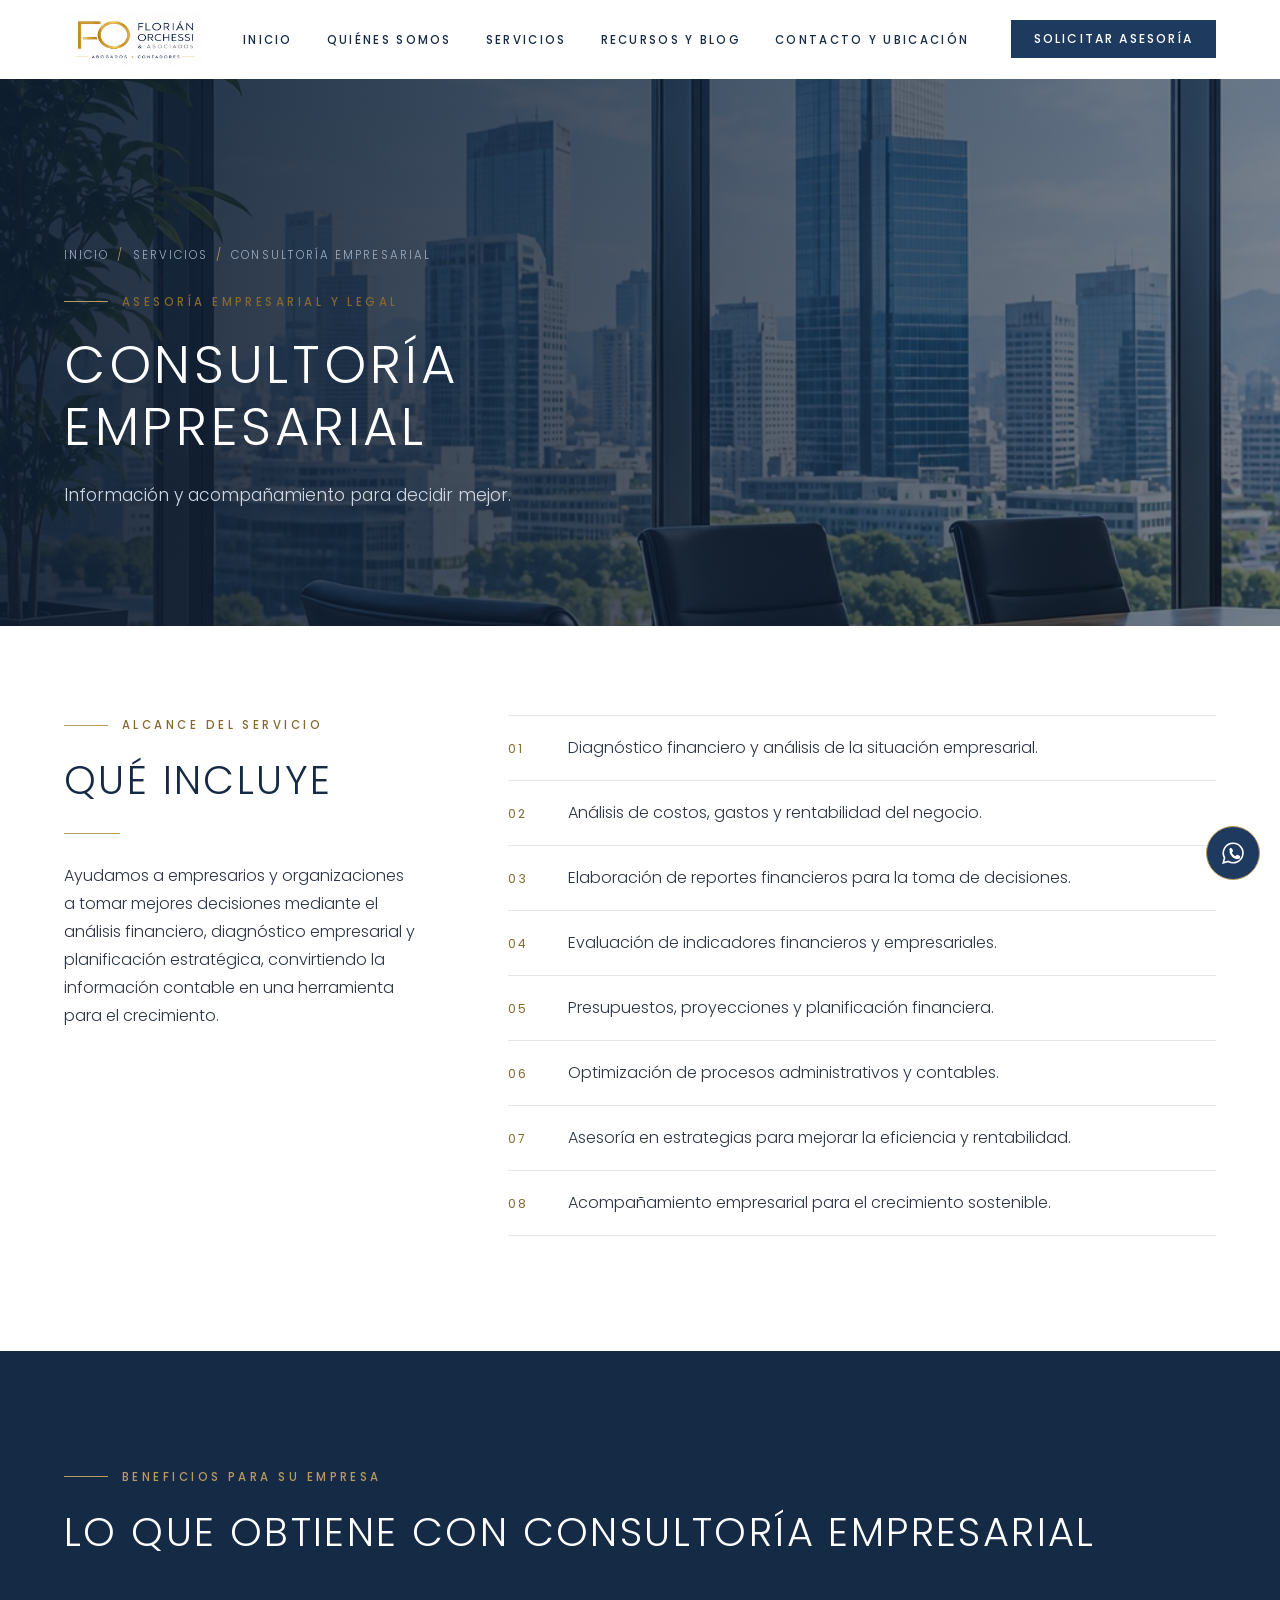
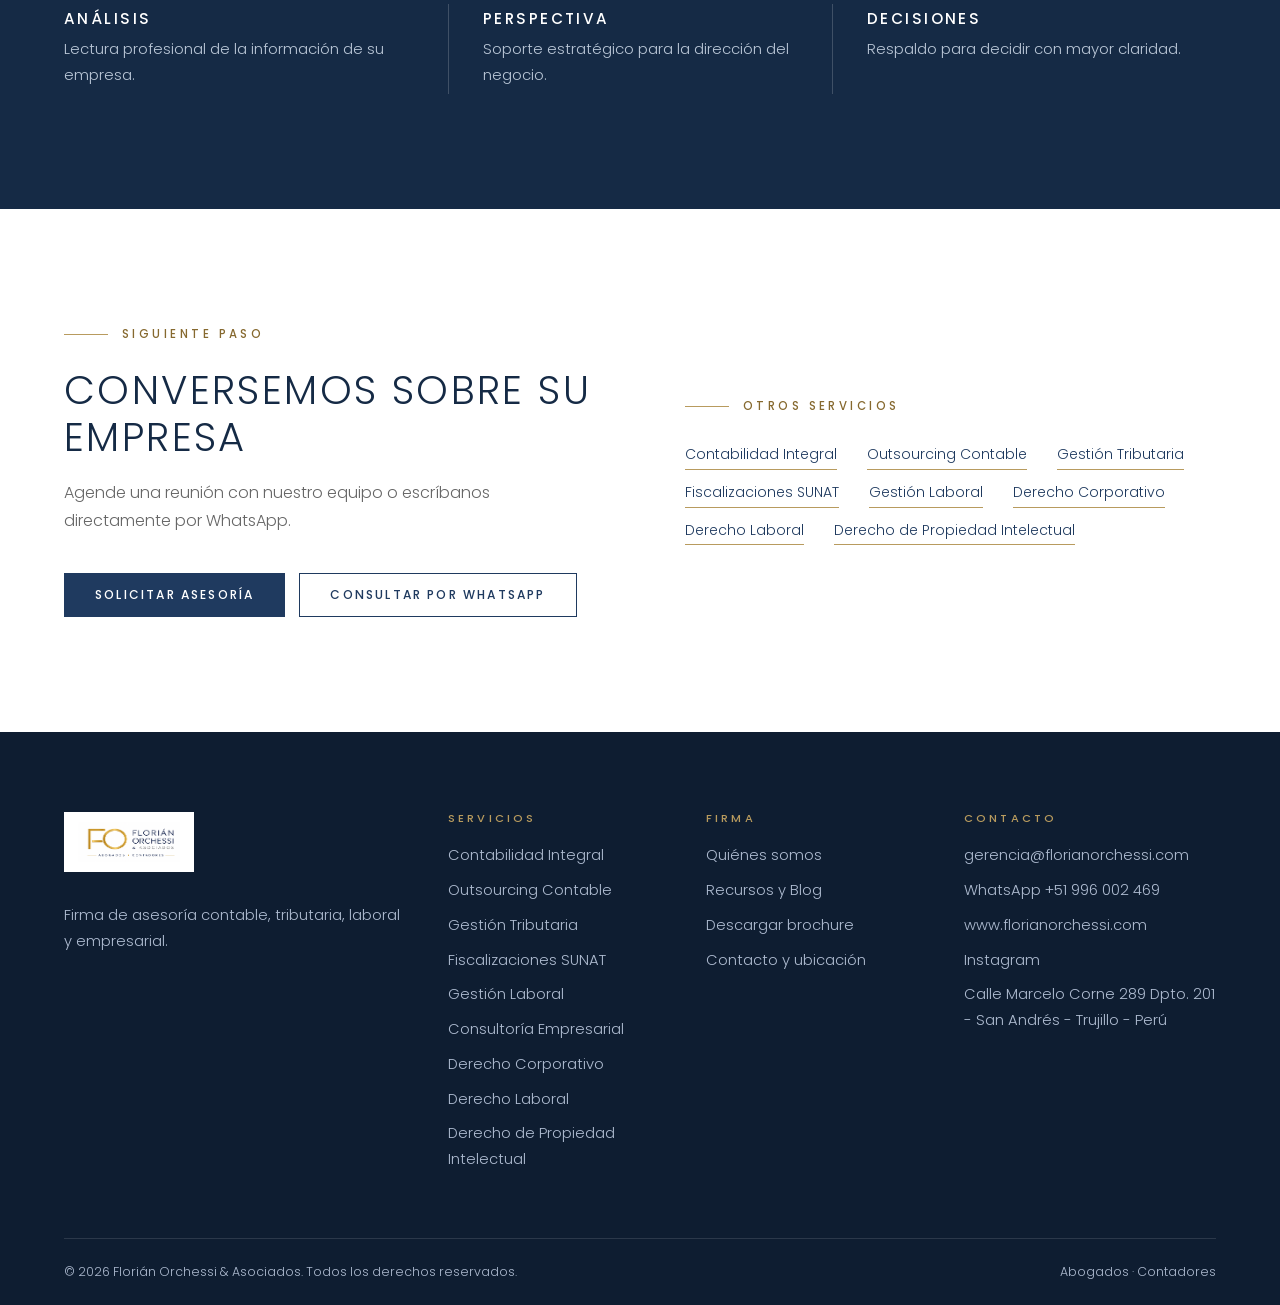
<file: consultoria-empresarial.html>
<!DOCTYPE html>
<html lang="es" class="no-js">
<head>
<meta charset="UTF-8">
<meta name="viewport" content="width=device-width,initial-scale=1">
<title>Consultoría Empresarial en Trujillo, Perú | Florián Orchessi & Asociados</title>
<meta name="description" content="Consultoría Empresarial: Análisis financiero y soporte estratégico para una mejor toma de decisiones. Firma de abogados y contadores en Trujillo, Perú.">
<meta name="theme-color" content="#152A45">
<link rel="canonical" href="https://www.florianorchessi.com/consultoria-empresarial.html">
<meta property="og:type" content="website"><meta property="og:locale" content="es_PE">
<meta property="og:site_name" content="Florián Orchessi &amp; Asociados">
<meta property="og:title" content="Consultoría Empresarial en Trujillo, Perú | Florián Orchessi & Asociados"><meta property="og:description" content="Consultoría Empresarial: Análisis financiero y soporte estratégico para una mejor toma de decisiones. Firma de abogados y contadores en Trujillo, Perú.">
<meta property="og:url" content="https://www.florianorchessi.com/consultoria-empresarial.html"><meta property="og:image" content="https://www.florianorchessi.com/assets/images/edificio-corporativo.jpg">
<link rel="icon" href="logo.png">
<link rel="preconnect" href="https://fonts.googleapis.com"><link rel="preconnect" href="https://fonts.gstatic.com" crossorigin>
<link href="https://fonts.googleapis.com/css2?family=Poppins:wght@200;300;400;500&display=swap" rel="stylesheet">
<link rel="stylesheet" href="style.css">
</head><body>
<a class="skip" href="#main">Saltar al contenido</a>
<header class="nav"><div class="wrap nav-in">
<a class="logo" href="index.html" aria-label="Florián Orchessi &amp; Asociados — Inicio"><img src="logo.png" alt="Florián Orchessi &amp; Asociados, Abogados y Contadores" width="137" height="54"></a>
<ul class="menu" id="menu"><li><a href="index.html">Inicio</a></li><li><a href="quienes-somos.html">Quiénes somos</a></li><li><a href="index.html#servicios">Servicios</a></li><li><a href="recursos.html">Recursos y Blog</a></li><li><a href="index.html#contacto">Contacto y ubicación</a></li></ul>
<a class="btn" href="index.html#contacto">Solicitar asesoría</a>
<button class="burger" type="button" aria-label="Abrir menú" aria-expanded="false" aria-controls="menu"><span></span><span></span><span></span></button>
</div></header>
<main id="main">
<section class="ph-hero hv-b" style="padding:0;background-image:url(assets/images/sala-de-reuniones.jpg)" role="img" aria-label="Sala de reuniones ejecutiva con vista a la ciudad"><div class="wrap"><p class="crumbs"><a href="index.html">Inicio</a><span>/</span><a href="index.html#servicios">Servicios</a><span>/</span>Consultoría Empresarial</p><span class="kicker">Asesoría Empresarial y Legal</span><h1>Consultoría Empresarial</h1><p class="lead">Información y acompañamiento para decidir mejor.</p></div></section>
<section style="padding-top:clamp(60px,7vw,100px)"><div class="wrap"><div class="scope"><div class="rv"><span class="kicker">Alcance del servicio</span><h2>Qué incluye</h2><div class="rule"></div><p>Ayudamos a empresarios y organizaciones a tomar mejores decisiones mediante el análisis financiero, diagnóstico empresarial y planificación estratégica, convirtiendo la información contable en una herramienta para el crecimiento.</p></div>
<ul class="scope-list rv"><li><b>01</b><span>Diagnóstico financiero y análisis de la situación empresarial.</span></li><li><b>02</b><span>Análisis de costos, gastos y rentabilidad del negocio.</span></li><li><b>03</b><span>Elaboración de reportes financieros para la toma de decisiones.</span></li><li><b>04</b><span>Evaluación de indicadores financieros y empresariales.</span></li><li><b>05</b><span>Presupuestos, proyecciones y planificación financiera.</span></li><li><b>06</b><span>Optimización de procesos administrativos y contables.</span></li><li><b>07</b><span>Asesoría en estrategias para mejorar la eficiencia y rentabilidad.</span></li><li><b>08</b><span>Acompañamiento empresarial para el crecimiento sostenible.</span></li></ul></div></div></section>
<section class="dark"><div class="wrap"><div class="rv"><span class="kicker">Beneficios para su empresa</span><h2>Lo que obtiene con Consultoría Empresarial</h2></div><div class="benefits"><div class="rv"><h3 style="color:#fff">Análisis</h3><p>Lectura profesional de la información de su empresa.</p></div><div class="rv"><h3 style="color:#fff">Perspectiva</h3><p>Soporte estratégico para la dirección del negocio.</p></div><div class="rv"><h3 style="color:#fff">Decisiones</h3><p>Respaldo para decidir con mayor claridad.</p></div></div></div></section>
<section><div class="wrap split"><div class="rv"><span class="kicker">Siguiente paso</span><h2>Conversemos sobre su empresa</h2><p style="margin-top:18px">Agende una reunión con nuestro equipo o escríbanos directamente por WhatsApp.</p>
<div class="actions"><a class="btn" href="index.html#contacto">Solicitar asesoría</a><a class="btn line" target="_blank" rel="noopener" href="https://wa.me/51996002469?text=Hola%2C%20quiero%20consultar%20sobre%20Consultoría%20Empresarial">Consultar por WhatsApp</a></div></div>
<div class="rv"><span class="kicker">Otros servicios</span><div class="others"><a href="contabilidad-integral.html">Contabilidad Integral</a><a href="outsourcing-contable.html">Outsourcing Contable</a><a href="gestion-tributaria.html">Gestión Tributaria</a><a href="fiscalizaciones-sunat.html">Fiscalizaciones SUNAT</a><a href="gestion-laboral.html">Gestión Laboral</a><a href="derecho-corporativo.html">Derecho Corporativo</a><a href="derecho-laboral.html">Derecho Laboral</a><a href="derecho-propiedad-intelectual.html">Derecho de Propiedad Intelectual</a></div></div></div></section></main>
<footer><div class="wrap"><div class="f-grid">
<div><a class="f-logo" href="index.html"><img src="logo.png" alt="Florián Orchessi &amp; Asociados" width="102" height="40"></a>
<p>Firma de asesoría contable, tributaria, laboral y empresarial.</p></div>
<div><h4>Servicios</h4><ul><li><a href="contabilidad-integral.html">Contabilidad Integral</a></li><li><a href="outsourcing-contable.html">Outsourcing Contable</a></li><li><a href="gestion-tributaria.html">Gestión Tributaria</a></li><li><a href="fiscalizaciones-sunat.html">Fiscalizaciones SUNAT</a></li><li><a href="gestion-laboral.html">Gestión Laboral</a></li><li><a href="consultoria-empresarial.html">Consultoría Empresarial</a></li><li><a href="derecho-corporativo.html">Derecho Corporativo</a></li><li><a href="derecho-laboral.html">Derecho Laboral</a></li><li><a href="derecho-propiedad-intelectual.html">Derecho de Propiedad Intelectual</a></li></ul></div>
<div><h4>Firma</h4><ul><li><a href="quienes-somos.html">Quiénes somos</a></li><li><a href="recursos.html">Recursos y Blog</a></li><li><a href="assets/docs/Brochure-Florian-Orchessi-Asociados.pdf" download>Descargar brochure</a></li><li><a href="index.html#contacto">Contacto y ubicación</a></li></ul></div>
<div><h4>Contacto</h4><ul><li><a href="mailto:gerencia@florianorchessi.com">gerencia@florianorchessi.com</a></li><li><a href="https://wa.me/51996002469" target="_blank" rel="noopener">WhatsApp +51 996 002 469</a></li><li><a href="https://www.florianorchessi.com/">www.florianorchessi.com</a></li><li><a href="https://www.instagram.com/florianorchessicontadores/" target="_blank" rel="noopener">Instagram</a></li><li>Calle Marcelo Corne 289 Dpto. 201 - San Andrés - Trujillo - Perú</li></ul></div>
</div>
<div class="f-bot"><span>© 2026 Florián Orchessi &amp; Asociados. Todos los derechos reservados.</span><span>Abogados · Contadores</span></div></div></footer>
<a class="wa" href="https://wa.me/51996002469?text=Hola%2C%20quiero%20más%20información%20sobre%20sus%20servicios" target="_blank" rel="noopener" aria-label="Escribir por WhatsApp"><svg viewBox="0 0 24 24" aria-hidden="true"><path d="M12 3a9 9 0 0 0-7.8 13.4L3 21l4.7-1.2A9 9 0 1 0 12 3Z" fill="none" stroke="currentColor" stroke-width="1.5"/><path d="M8.5 8.7c.2-.7 1-1.4 1.7-1.3.4 0 .8.3 1.1 1l.6 1.3c.2.4.1.8-.2 1.1l-.5.6c-.2.2-.2.5 0 .8.6 1 1.6 2 2.6 2.5.3.2.6.1.8-.1l.6-.6c.3-.3.7-.4 1.1-.2l1.3.6c.6.3 1 .7 1 1.2.1.8-.6 1.5-1.3 1.8-1.9.7-4.3-.2-6.1-2-1.8-1.8-2.8-4.1-2.2-5.9Z" fill="currentColor"/></svg></a>
<script src="script.js"></script>
</body></html>
</file>
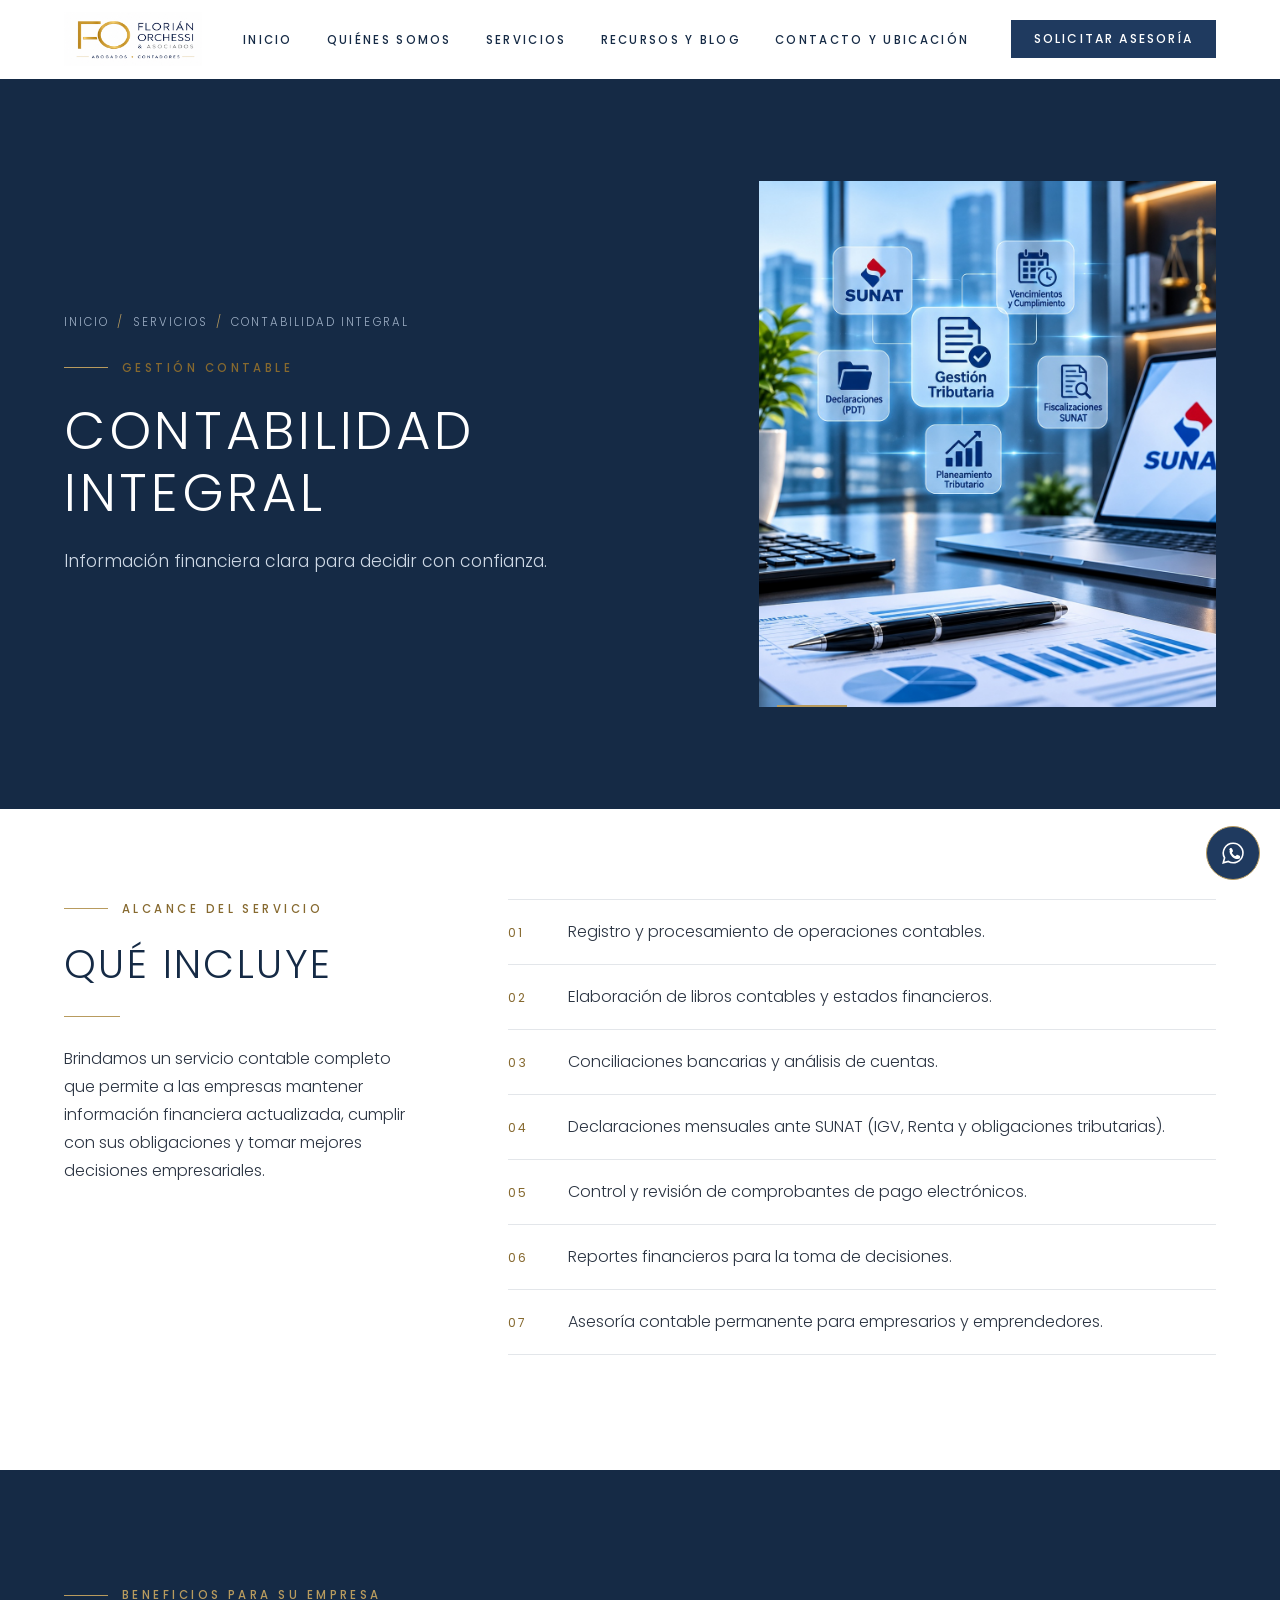
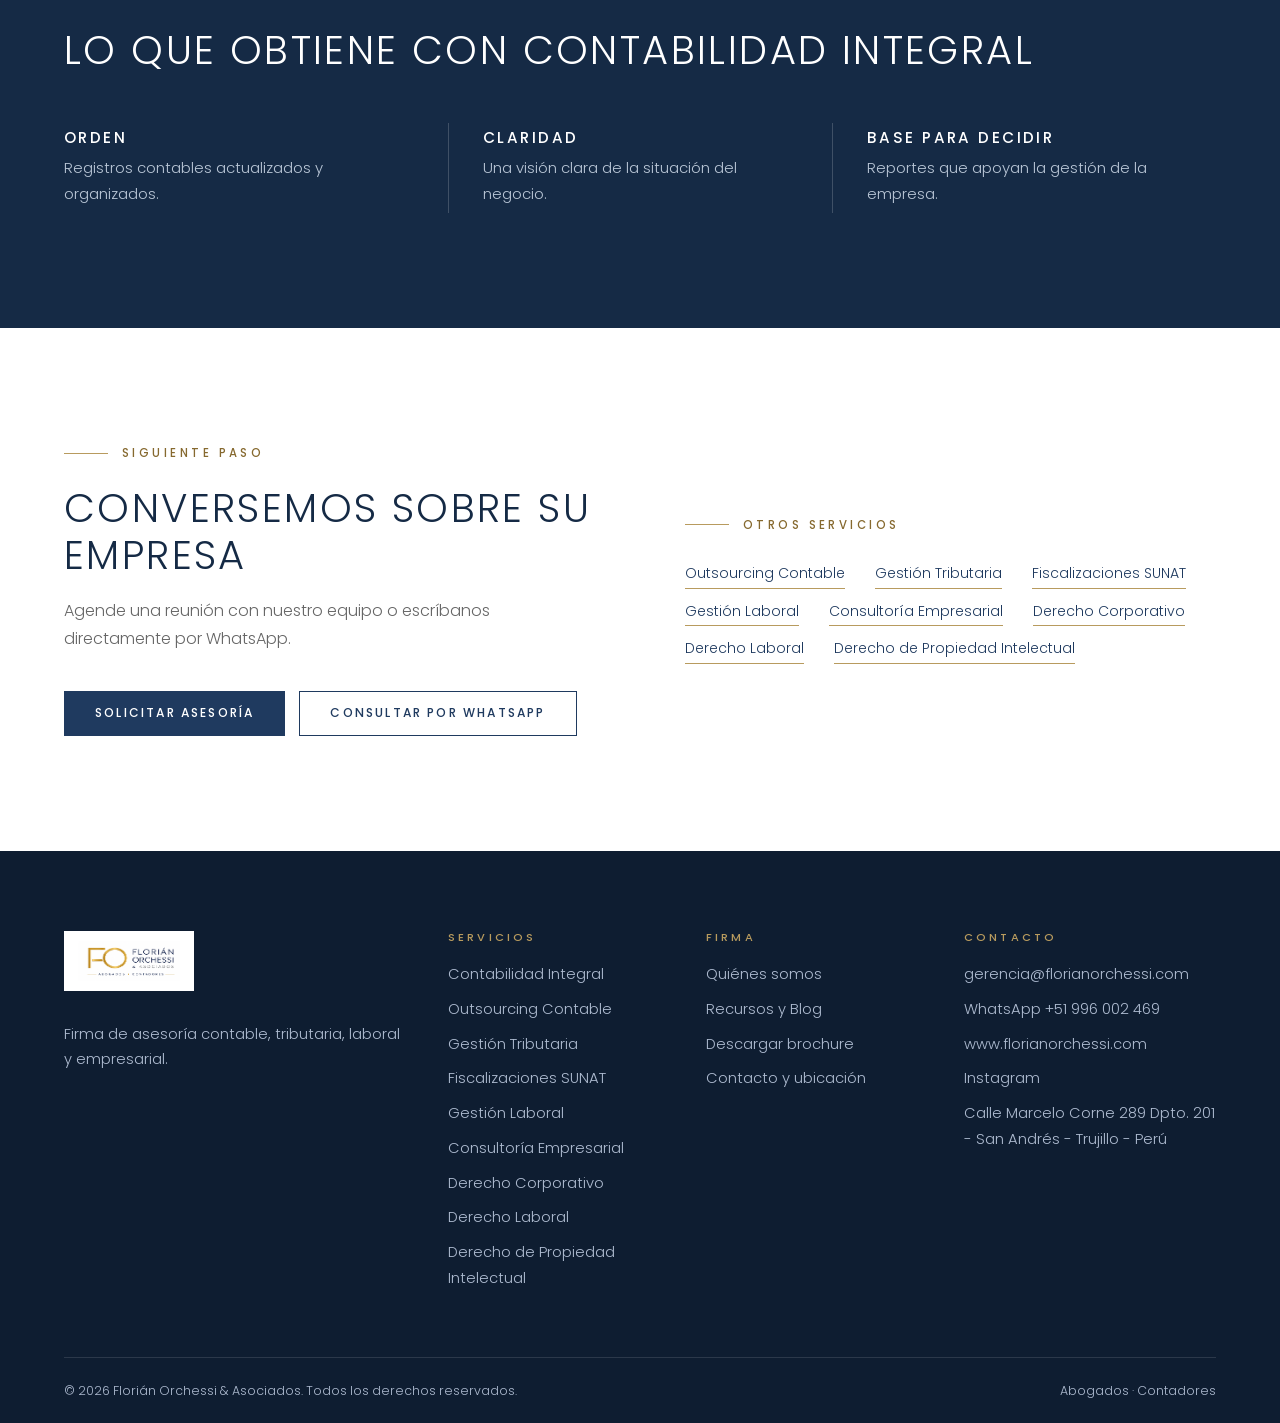
<file: contabilidad-integral.html>
<!DOCTYPE html>
<html lang="es" class="no-js">
<head>
<meta charset="UTF-8">
<meta name="viewport" content="width=device-width,initial-scale=1">
<title>Contabilidad Integral en Trujillo, Perú | Florián Orchessi & Asociados</title>
<meta name="description" content="Contabilidad Integral: Información financiera precisa y confiable para conocer la realidad de la empresa. Firma de abogados y contadores en Trujillo, Perú.">
<meta name="theme-color" content="#152A45">
<link rel="canonical" href="https://www.florianorchessi.com/contabilidad-integral.html">
<meta property="og:type" content="website"><meta property="og:locale" content="es_PE">
<meta property="og:site_name" content="Florián Orchessi &amp; Asociados">
<meta property="og:title" content="Contabilidad Integral en Trujillo, Perú | Florián Orchessi & Asociados"><meta property="og:description" content="Contabilidad Integral: Información financiera precisa y confiable para conocer la realidad de la empresa. Firma de abogados y contadores en Trujillo, Perú.">
<meta property="og:url" content="https://www.florianorchessi.com/contabilidad-integral.html"><meta property="og:image" content="https://www.florianorchessi.com/assets/images/edificio-corporativo.jpg">
<link rel="icon" href="logo.png">
<link rel="preconnect" href="https://fonts.googleapis.com"><link rel="preconnect" href="https://fonts.gstatic.com" crossorigin>
<link href="https://fonts.googleapis.com/css2?family=Poppins:wght@200;300;400;500&display=swap" rel="stylesheet">
<link rel="stylesheet" href="style.css">
</head><body>
<a class="skip" href="#main">Saltar al contenido</a>
<header class="nav"><div class="wrap nav-in">
<a class="logo" href="index.html" aria-label="Florián Orchessi &amp; Asociados — Inicio"><img src="logo.png" alt="Florián Orchessi &amp; Asociados, Abogados y Contadores" width="137" height="54"></a>
<ul class="menu" id="menu"><li><a href="index.html">Inicio</a></li><li><a href="quienes-somos.html">Quiénes somos</a></li><li><a href="index.html#servicios">Servicios</a></li><li><a href="recursos.html">Recursos y Blog</a></li><li><a href="index.html#contacto">Contacto y ubicación</a></li></ul>
<a class="btn" href="index.html#contacto">Solicitar asesoría</a>
<button class="burger" type="button" aria-label="Abrir menú" aria-expanded="false" aria-controls="menu"><span></span><span></span><span></span></button>
</div></header>
<main id="main">
<section class="ph-hero hv-a" style="padding:0"><div class="wrap"><div><p class="crumbs"><a href="index.html">Inicio</a><span>/</span><a href="index.html#servicios">Servicios</a><span>/</span>Contabilidad Integral</p><span class="kicker">Gestión Contable</span><h1>Contabilidad Integral</h1><p class="lead">Información financiera clara para decidir con confianza.</p></div><div class="ph "><img src="assets/images/analisis-financiero.jpg" alt="Documentos con gráficos financieros sobre un escritorio" decoding="async"></div></div></section>
<section style="padding-top:clamp(60px,7vw,100px)"><div class="wrap"><div class="scope"><div class="rv"><span class="kicker">Alcance del servicio</span><h2>Qué incluye</h2><div class="rule"></div><p>Brindamos un servicio contable completo que permite a las empresas mantener información financiera actualizada, cumplir con sus obligaciones y tomar mejores decisiones empresariales.</p></div>
<ul class="scope-list rv"><li><b>01</b><span>Registro y procesamiento de operaciones contables.</span></li><li><b>02</b><span>Elaboración de libros contables y estados financieros.</span></li><li><b>03</b><span>Conciliaciones bancarias y análisis de cuentas.</span></li><li><b>04</b><span>Declaraciones mensuales ante SUNAT (IGV, Renta y obligaciones tributarias).</span></li><li><b>05</b><span>Control y revisión de comprobantes de pago electrónicos.</span></li><li><b>06</b><span>Reportes financieros para la toma de decisiones.</span></li><li><b>07</b><span>Asesoría contable permanente para empresarios y emprendedores.</span></li></ul></div></div></section>
<section class="dark"><div class="wrap"><div class="rv"><span class="kicker">Beneficios para su empresa</span><h2>Lo que obtiene con Contabilidad Integral</h2></div><div class="benefits"><div class="rv"><h3 style="color:#fff">Orden</h3><p>Registros contables actualizados y organizados.</p></div><div class="rv"><h3 style="color:#fff">Claridad</h3><p>Una visión clara de la situación del negocio.</p></div><div class="rv"><h3 style="color:#fff">Base para decidir</h3><p>Reportes que apoyan la gestión de la empresa.</p></div></div></div></section>
<section><div class="wrap split"><div class="rv"><span class="kicker">Siguiente paso</span><h2>Conversemos sobre su empresa</h2><p style="margin-top:18px">Agende una reunión con nuestro equipo o escríbanos directamente por WhatsApp.</p>
<div class="actions"><a class="btn" href="index.html#contacto">Solicitar asesoría</a><a class="btn line" target="_blank" rel="noopener" href="https://wa.me/51996002469?text=Hola%2C%20quiero%20consultar%20sobre%20Contabilidad%20Integral">Consultar por WhatsApp</a></div></div>
<div class="rv"><span class="kicker">Otros servicios</span><div class="others"><a href="outsourcing-contable.html">Outsourcing Contable</a><a href="gestion-tributaria.html">Gestión Tributaria</a><a href="fiscalizaciones-sunat.html">Fiscalizaciones SUNAT</a><a href="gestion-laboral.html">Gestión Laboral</a><a href="consultoria-empresarial.html">Consultoría Empresarial</a><a href="derecho-corporativo.html">Derecho Corporativo</a><a href="derecho-laboral.html">Derecho Laboral</a><a href="derecho-propiedad-intelectual.html">Derecho de Propiedad Intelectual</a></div></div></div></section></main>
<footer><div class="wrap"><div class="f-grid">
<div><a class="f-logo" href="index.html"><img src="logo.png" alt="Florián Orchessi &amp; Asociados" width="102" height="40"></a>
<p>Firma de asesoría contable, tributaria, laboral y empresarial.</p></div>
<div><h4>Servicios</h4><ul><li><a href="contabilidad-integral.html">Contabilidad Integral</a></li><li><a href="outsourcing-contable.html">Outsourcing Contable</a></li><li><a href="gestion-tributaria.html">Gestión Tributaria</a></li><li><a href="fiscalizaciones-sunat.html">Fiscalizaciones SUNAT</a></li><li><a href="gestion-laboral.html">Gestión Laboral</a></li><li><a href="consultoria-empresarial.html">Consultoría Empresarial</a></li><li><a href="derecho-corporativo.html">Derecho Corporativo</a></li><li><a href="derecho-laboral.html">Derecho Laboral</a></li><li><a href="derecho-propiedad-intelectual.html">Derecho de Propiedad Intelectual</a></li></ul></div>
<div><h4>Firma</h4><ul><li><a href="quienes-somos.html">Quiénes somos</a></li><li><a href="recursos.html">Recursos y Blog</a></li><li><a href="assets/docs/Brochure-Florian-Orchessi-Asociados.pdf" download>Descargar brochure</a></li><li><a href="index.html#contacto">Contacto y ubicación</a></li></ul></div>
<div><h4>Contacto</h4><ul><li><a href="mailto:gerencia@florianorchessi.com">gerencia@florianorchessi.com</a></li><li><a href="https://wa.me/51996002469" target="_blank" rel="noopener">WhatsApp +51 996 002 469</a></li><li><a href="https://www.florianorchessi.com/">www.florianorchessi.com</a></li><li><a href="https://www.instagram.com/florianorchessicontadores/" target="_blank" rel="noopener">Instagram</a></li><li>Calle Marcelo Corne 289 Dpto. 201 - San Andrés - Trujillo - Perú</li></ul></div>
</div>
<div class="f-bot"><span>© 2026 Florián Orchessi &amp; Asociados. Todos los derechos reservados.</span><span>Abogados · Contadores</span></div></div></footer>
<a class="wa" href="https://wa.me/51996002469?text=Hola%2C%20quiero%20más%20información%20sobre%20sus%20servicios" target="_blank" rel="noopener" aria-label="Escribir por WhatsApp"><svg viewBox="0 0 24 24" aria-hidden="true"><path d="M12 3a9 9 0 0 0-7.8 13.4L3 21l4.7-1.2A9 9 0 1 0 12 3Z" fill="none" stroke="currentColor" stroke-width="1.5"/><path d="M8.5 8.7c.2-.7 1-1.4 1.7-1.3.4 0 .8.3 1.1 1l.6 1.3c.2.4.1.8-.2 1.1l-.5.6c-.2.2-.2.5 0 .8.6 1 1.6 2 2.6 2.5.3.2.6.1.8-.1l.6-.6c.3-.3.7-.4 1.1-.2l1.3.6c.6.3 1 .7 1 1.2.1.8-.6 1.5-1.3 1.8-1.9.7-4.3-.2-6.1-2-1.8-1.8-2.8-4.1-2.2-5.9Z" fill="currentColor"/></svg></a>
<script src="script.js"></script>
</body></html>
</file>
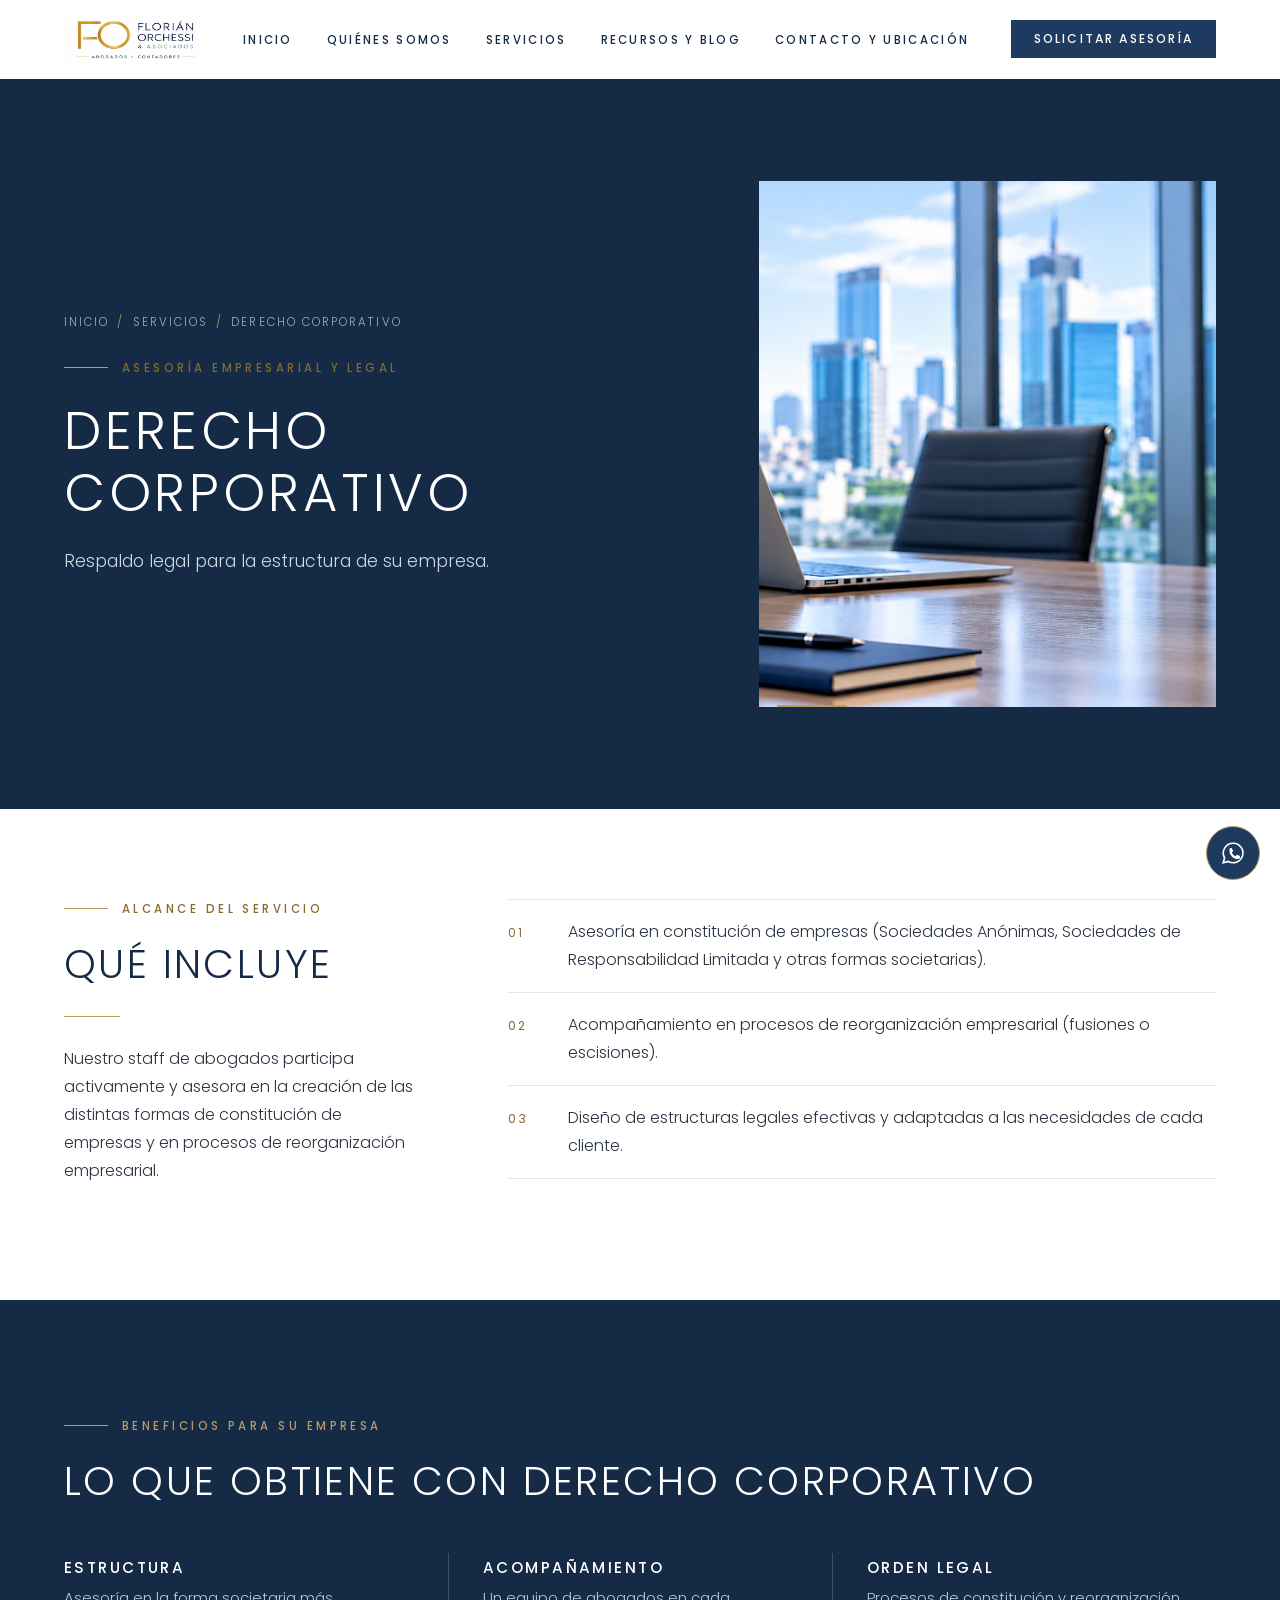
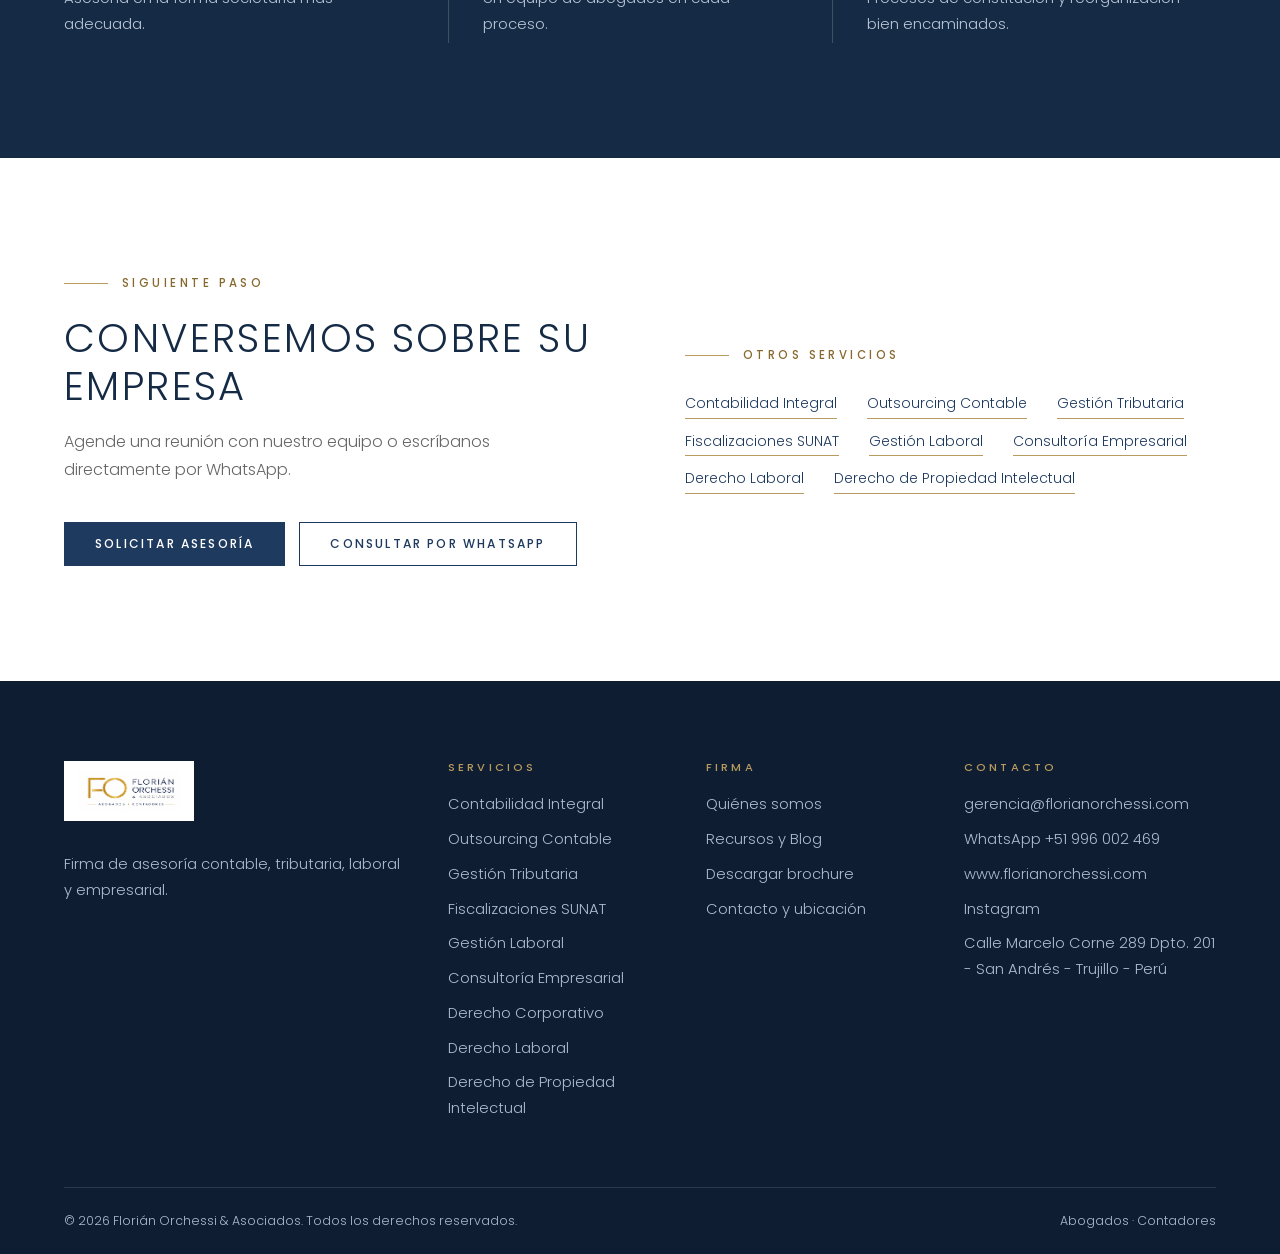
<file: derecho-corporativo.html>
<!DOCTYPE html>
<html lang="es" class="no-js">
<head>
<meta charset="UTF-8">
<meta name="viewport" content="width=device-width,initial-scale=1">
<title>Derecho Corporativo en Trujillo, Perú | Florián Orchessi & Asociados</title>
<meta name="description" content="Derecho Corporativo: Constitución de empresas y reorganización empresarial. Firma de abogados y contadores en Trujillo, Perú.">
<meta name="theme-color" content="#152A45">
<link rel="canonical" href="https://www.florianorchessi.com/derecho-corporativo.html">
<meta property="og:type" content="website"><meta property="og:locale" content="es_PE">
<meta property="og:site_name" content="Florián Orchessi &amp; Asociados">
<meta property="og:title" content="Derecho Corporativo en Trujillo, Perú | Florián Orchessi & Asociados"><meta property="og:description" content="Derecho Corporativo: Constitución de empresas y reorganización empresarial. Firma de abogados y contadores en Trujillo, Perú.">
<meta property="og:url" content="https://www.florianorchessi.com/derecho-corporativo.html"><meta property="og:image" content="https://www.florianorchessi.com/assets/images/edificio-corporativo.jpg">
<link rel="icon" href="logo.png">
<link rel="preconnect" href="https://fonts.googleapis.com"><link rel="preconnect" href="https://fonts.gstatic.com" crossorigin>
<link href="https://fonts.googleapis.com/css2?family=Poppins:wght@200;300;400;500&display=swap" rel="stylesheet">
<link rel="stylesheet" href="style.css">
</head><body>
<a class="skip" href="#main">Saltar al contenido</a>
<header class="nav"><div class="wrap nav-in">
<a class="logo" href="index.html" aria-label="Florián Orchessi &amp; Asociados — Inicio"><img src="logo.png" alt="Florián Orchessi &amp; Asociados, Abogados y Contadores" width="137" height="54"></a>
<ul class="menu" id="menu"><li><a href="index.html">Inicio</a></li><li><a href="quienes-somos.html">Quiénes somos</a></li><li><a href="index.html#servicios">Servicios</a></li><li><a href="recursos.html">Recursos y Blog</a></li><li><a href="index.html#contacto">Contacto y ubicación</a></li></ul>
<a class="btn" href="index.html#contacto">Solicitar asesoría</a>
<button class="burger" type="button" aria-label="Abrir menú" aria-expanded="false" aria-controls="menu"><span></span><span></span><span></span></button>
</div></header>
<main id="main">
<section class="ph-hero hv-a" style="padding:0"><div class="wrap"><div><p class="crumbs"><a href="index.html">Inicio</a><span>/</span><a href="index.html#servicios">Servicios</a><span>/</span>Derecho Corporativo</p><span class="kicker">Asesoría Empresarial y Legal</span><h1>Derecho Corporativo</h1><p class="lead">Respaldo legal para la estructura de su empresa.</p></div><div class="ph "><img src="assets/images/edificio-corporativo.jpg" alt="Edificio corporativo de cristal" decoding="async"></div></div></section>
<section style="padding-top:clamp(60px,7vw,100px)"><div class="wrap"><div class="scope"><div class="rv"><span class="kicker">Alcance del servicio</span><h2>Qué incluye</h2><div class="rule"></div><p>Nuestro staff de abogados participa activamente y asesora en la creación de las distintas formas de constitución de empresas y en procesos de reorganización empresarial.</p></div>
<ul class="scope-list rv"><li><b>01</b><span>Asesoría en constitución de empresas (Sociedades Anónimas, Sociedades de Responsabilidad Limitada y otras formas societarias).</span></li><li><b>02</b><span>Acompañamiento en procesos de reorganización empresarial (fusiones o escisiones).</span></li><li><b>03</b><span>Diseño de estructuras legales efectivas y adaptadas a las necesidades de cada cliente.</span></li></ul></div></div></section>
<section class="dark"><div class="wrap"><div class="rv"><span class="kicker">Beneficios para su empresa</span><h2>Lo que obtiene con Derecho Corporativo</h2></div><div class="benefits"><div class="rv"><h3 style="color:#fff">Estructura</h3><p>Asesoría en la forma societaria más adecuada.</p></div><div class="rv"><h3 style="color:#fff">Acompañamiento</h3><p>Un equipo de abogados en cada proceso.</p></div><div class="rv"><h3 style="color:#fff">Orden legal</h3><p>Procesos de constitución y reorganización bien encaminados.</p></div></div></div></section>
<section><div class="wrap split"><div class="rv"><span class="kicker">Siguiente paso</span><h2>Conversemos sobre su empresa</h2><p style="margin-top:18px">Agende una reunión con nuestro equipo o escríbanos directamente por WhatsApp.</p>
<div class="actions"><a class="btn" href="index.html#contacto">Solicitar asesoría</a><a class="btn line" target="_blank" rel="noopener" href="https://wa.me/51996002469?text=Hola%2C%20quiero%20consultar%20sobre%20Derecho%20Corporativo">Consultar por WhatsApp</a></div></div>
<div class="rv"><span class="kicker">Otros servicios</span><div class="others"><a href="contabilidad-integral.html">Contabilidad Integral</a><a href="outsourcing-contable.html">Outsourcing Contable</a><a href="gestion-tributaria.html">Gestión Tributaria</a><a href="fiscalizaciones-sunat.html">Fiscalizaciones SUNAT</a><a href="gestion-laboral.html">Gestión Laboral</a><a href="consultoria-empresarial.html">Consultoría Empresarial</a><a href="derecho-laboral.html">Derecho Laboral</a><a href="derecho-propiedad-intelectual.html">Derecho de Propiedad Intelectual</a></div></div></div></section></main>
<footer><div class="wrap"><div class="f-grid">
<div><a class="f-logo" href="index.html"><img src="logo.png" alt="Florián Orchessi &amp; Asociados" width="102" height="40"></a>
<p>Firma de asesoría contable, tributaria, laboral y empresarial.</p></div>
<div><h4>Servicios</h4><ul><li><a href="contabilidad-integral.html">Contabilidad Integral</a></li><li><a href="outsourcing-contable.html">Outsourcing Contable</a></li><li><a href="gestion-tributaria.html">Gestión Tributaria</a></li><li><a href="fiscalizaciones-sunat.html">Fiscalizaciones SUNAT</a></li><li><a href="gestion-laboral.html">Gestión Laboral</a></li><li><a href="consultoria-empresarial.html">Consultoría Empresarial</a></li><li><a href="derecho-corporativo.html">Derecho Corporativo</a></li><li><a href="derecho-laboral.html">Derecho Laboral</a></li><li><a href="derecho-propiedad-intelectual.html">Derecho de Propiedad Intelectual</a></li></ul></div>
<div><h4>Firma</h4><ul><li><a href="quienes-somos.html">Quiénes somos</a></li><li><a href="recursos.html">Recursos y Blog</a></li><li><a href="assets/docs/Brochure-Florian-Orchessi-Asociados.pdf" download>Descargar brochure</a></li><li><a href="index.html#contacto">Contacto y ubicación</a></li></ul></div>
<div><h4>Contacto</h4><ul><li><a href="mailto:gerencia@florianorchessi.com">gerencia@florianorchessi.com</a></li><li><a href="https://wa.me/51996002469" target="_blank" rel="noopener">WhatsApp +51 996 002 469</a></li><li><a href="https://www.florianorchessi.com/">www.florianorchessi.com</a></li><li><a href="https://www.instagram.com/florianorchessicontadores/" target="_blank" rel="noopener">Instagram</a></li><li>Calle Marcelo Corne 289 Dpto. 201 - San Andrés - Trujillo - Perú</li></ul></div>
</div>
<div class="f-bot"><span>© 2026 Florián Orchessi &amp; Asociados. Todos los derechos reservados.</span><span>Abogados · Contadores</span></div></div></footer>
<a class="wa" href="https://wa.me/51996002469?text=Hola%2C%20quiero%20más%20información%20sobre%20sus%20servicios" target="_blank" rel="noopener" aria-label="Escribir por WhatsApp"><svg viewBox="0 0 24 24" aria-hidden="true"><path d="M12 3a9 9 0 0 0-7.8 13.4L3 21l4.7-1.2A9 9 0 1 0 12 3Z" fill="none" stroke="currentColor" stroke-width="1.5"/><path d="M8.5 8.7c.2-.7 1-1.4 1.7-1.3.4 0 .8.3 1.1 1l.6 1.3c.2.4.1.8-.2 1.1l-.5.6c-.2.2-.2.5 0 .8.6 1 1.6 2 2.6 2.5.3.2.6.1.8-.1l.6-.6c.3-.3.7-.4 1.1-.2l1.3.6c.6.3 1 .7 1 1.2.1.8-.6 1.5-1.3 1.8-1.9.7-4.3-.2-6.1-2-1.8-1.8-2.8-4.1-2.2-5.9Z" fill="currentColor"/></svg></a>
<script src="script.js"></script>
</body></html>
</file>
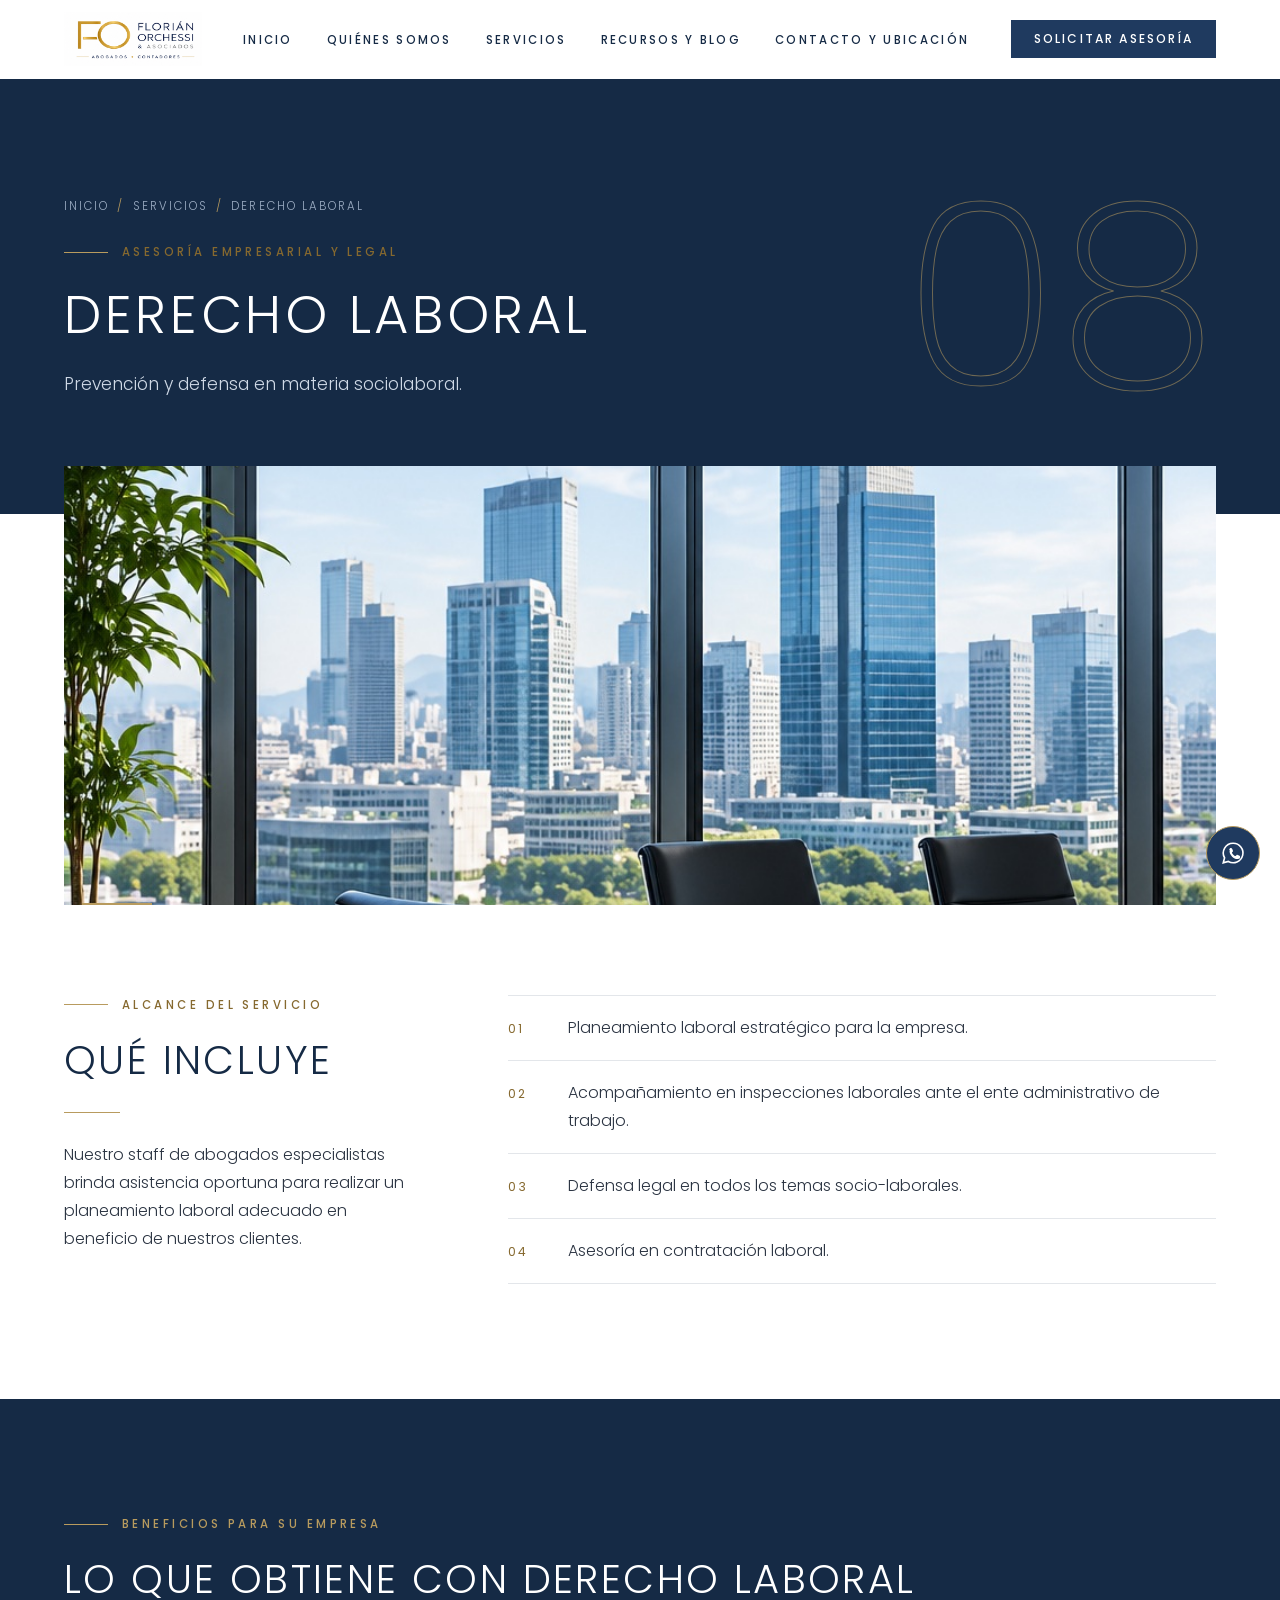
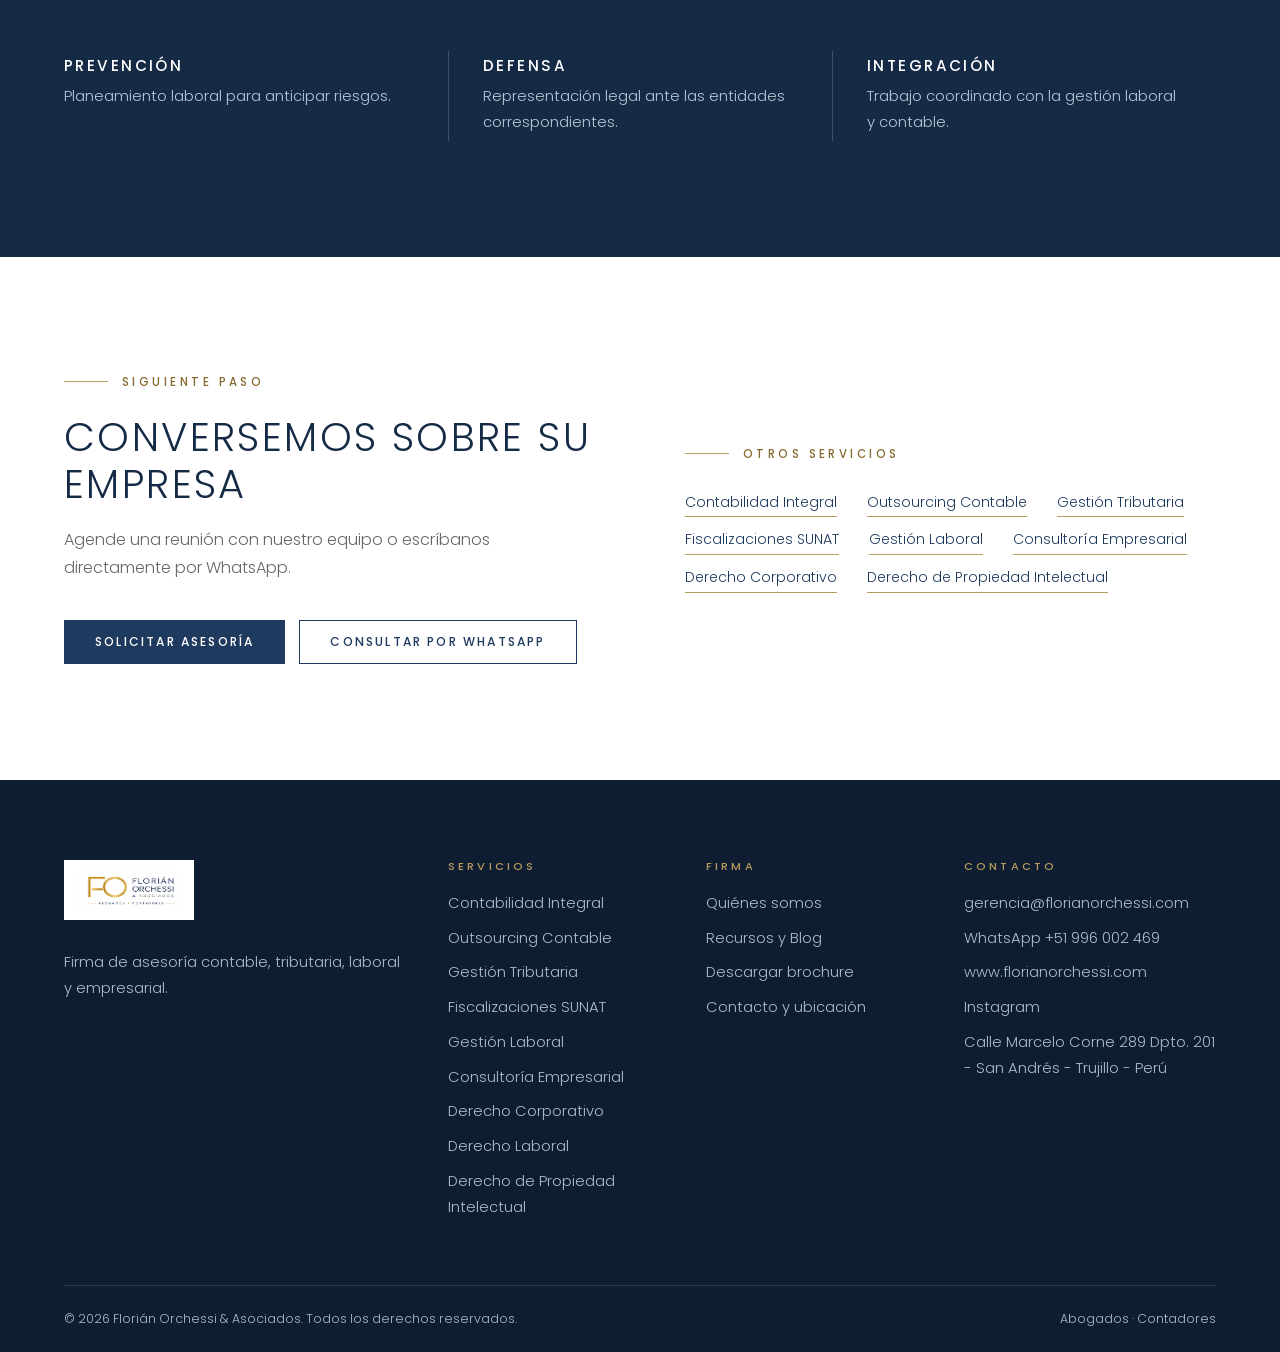
<file: derecho-laboral.html>
<!DOCTYPE html>
<html lang="es" class="no-js">
<head>
<meta charset="UTF-8">
<meta name="viewport" content="width=device-width,initial-scale=1">
<title>Derecho Laboral en Trujillo, Perú | Florián Orchessi & Asociados</title>
<meta name="description" content="Derecho Laboral: Planeamiento laboral, inspecciones y defensa legal socio-laboral. Firma de abogados y contadores en Trujillo, Perú.">
<meta name="theme-color" content="#152A45">
<link rel="canonical" href="https://www.florianorchessi.com/derecho-laboral.html">
<meta property="og:type" content="website"><meta property="og:locale" content="es_PE">
<meta property="og:site_name" content="Florián Orchessi &amp; Asociados">
<meta property="og:title" content="Derecho Laboral en Trujillo, Perú | Florián Orchessi & Asociados"><meta property="og:description" content="Derecho Laboral: Planeamiento laboral, inspecciones y defensa legal socio-laboral. Firma de abogados y contadores en Trujillo, Perú.">
<meta property="og:url" content="https://www.florianorchessi.com/derecho-laboral.html"><meta property="og:image" content="https://www.florianorchessi.com/assets/images/edificio-corporativo.jpg">
<link rel="icon" href="logo.png">
<link rel="preconnect" href="https://fonts.googleapis.com"><link rel="preconnect" href="https://fonts.gstatic.com" crossorigin>
<link href="https://fonts.googleapis.com/css2?family=Poppins:wght@200;300;400;500&display=swap" rel="stylesheet">
<link rel="stylesheet" href="style.css">
</head><body>
<a class="skip" href="#main">Saltar al contenido</a>
<header class="nav"><div class="wrap nav-in">
<a class="logo" href="index.html" aria-label="Florián Orchessi &amp; Asociados — Inicio"><img src="logo.png" alt="Florián Orchessi &amp; Asociados, Abogados y Contadores" width="137" height="54"></a>
<ul class="menu" id="menu"><li><a href="index.html">Inicio</a></li><li><a href="quienes-somos.html">Quiénes somos</a></li><li><a href="index.html#servicios">Servicios</a></li><li><a href="recursos.html">Recursos y Blog</a></li><li><a href="index.html#contacto">Contacto y ubicación</a></li></ul>
<a class="btn" href="index.html#contacto">Solicitar asesoría</a>
<button class="burger" type="button" aria-label="Abrir menú" aria-expanded="false" aria-controls="menu"><span></span><span></span><span></span></button>
</div></header>
<main id="main">
<section class="ph-hero hv-c" style="padding:0"><div class="wrap"><div><p class="crumbs"><a href="index.html">Inicio</a><span>/</span><a href="index.html#servicios">Servicios</a><span>/</span>Derecho Laboral</p><span class="kicker">Asesoría Empresarial y Legal</span><h1>Derecho Laboral</h1><p class="lead">Prevención y defensa en materia sociolaboral.</p></div><div class="num" aria-hidden="true">08</div></div></section><div class="wrap rv" style="margin-top:-48px;position:relative;z-index:2"><div class="ph wide"><img src="assets/images/sala-de-reuniones.jpg" alt="Sala de reuniones ejecutiva con vista a la ciudad" decoding="async"></div></div>
<section style="padding-top:clamp(60px,7vw,100px)"><div class="wrap"><div class="scope"><div class="rv"><span class="kicker">Alcance del servicio</span><h2>Qué incluye</h2><div class="rule"></div><p>Nuestro staff de abogados especialistas brinda asistencia oportuna para realizar un planeamiento laboral adecuado en beneficio de nuestros clientes.</p></div>
<ul class="scope-list rv"><li><b>01</b><span>Planeamiento laboral estratégico para la empresa.</span></li><li><b>02</b><span>Acompañamiento en inspecciones laborales ante el ente administrativo de trabajo.</span></li><li><b>03</b><span>Defensa legal en todos los temas socio-laborales.</span></li><li><b>04</b><span>Asesoría en contratación laboral.</span></li></ul></div></div></section>
<section class="dark"><div class="wrap"><div class="rv"><span class="kicker">Beneficios para su empresa</span><h2>Lo que obtiene con Derecho Laboral</h2></div><div class="benefits"><div class="rv"><h3 style="color:#fff">Prevención</h3><p>Planeamiento laboral para anticipar riesgos.</p></div><div class="rv"><h3 style="color:#fff">Defensa</h3><p>Representación legal ante las entidades correspondientes.</p></div><div class="rv"><h3 style="color:#fff">Integración</h3><p>Trabajo coordinado con la gestión laboral y contable.</p></div></div></div></section>
<section><div class="wrap split"><div class="rv"><span class="kicker">Siguiente paso</span><h2>Conversemos sobre su empresa</h2><p style="margin-top:18px">Agende una reunión con nuestro equipo o escríbanos directamente por WhatsApp.</p>
<div class="actions"><a class="btn" href="index.html#contacto">Solicitar asesoría</a><a class="btn line" target="_blank" rel="noopener" href="https://wa.me/51996002469?text=Hola%2C%20quiero%20consultar%20sobre%20Derecho%20Laboral">Consultar por WhatsApp</a></div></div>
<div class="rv"><span class="kicker">Otros servicios</span><div class="others"><a href="contabilidad-integral.html">Contabilidad Integral</a><a href="outsourcing-contable.html">Outsourcing Contable</a><a href="gestion-tributaria.html">Gestión Tributaria</a><a href="fiscalizaciones-sunat.html">Fiscalizaciones SUNAT</a><a href="gestion-laboral.html">Gestión Laboral</a><a href="consultoria-empresarial.html">Consultoría Empresarial</a><a href="derecho-corporativo.html">Derecho Corporativo</a><a href="derecho-propiedad-intelectual.html">Derecho de Propiedad Intelectual</a></div></div></div></section></main>
<footer><div class="wrap"><div class="f-grid">
<div><a class="f-logo" href="index.html"><img src="logo.png" alt="Florián Orchessi &amp; Asociados" width="102" height="40"></a>
<p>Firma de asesoría contable, tributaria, laboral y empresarial.</p></div>
<div><h4>Servicios</h4><ul><li><a href="contabilidad-integral.html">Contabilidad Integral</a></li><li><a href="outsourcing-contable.html">Outsourcing Contable</a></li><li><a href="gestion-tributaria.html">Gestión Tributaria</a></li><li><a href="fiscalizaciones-sunat.html">Fiscalizaciones SUNAT</a></li><li><a href="gestion-laboral.html">Gestión Laboral</a></li><li><a href="consultoria-empresarial.html">Consultoría Empresarial</a></li><li><a href="derecho-corporativo.html">Derecho Corporativo</a></li><li><a href="derecho-laboral.html">Derecho Laboral</a></li><li><a href="derecho-propiedad-intelectual.html">Derecho de Propiedad Intelectual</a></li></ul></div>
<div><h4>Firma</h4><ul><li><a href="quienes-somos.html">Quiénes somos</a></li><li><a href="recursos.html">Recursos y Blog</a></li><li><a href="assets/docs/Brochure-Florian-Orchessi-Asociados.pdf" download>Descargar brochure</a></li><li><a href="index.html#contacto">Contacto y ubicación</a></li></ul></div>
<div><h4>Contacto</h4><ul><li><a href="mailto:gerencia@florianorchessi.com">gerencia@florianorchessi.com</a></li><li><a href="https://wa.me/51996002469" target="_blank" rel="noopener">WhatsApp +51 996 002 469</a></li><li><a href="https://www.florianorchessi.com/">www.florianorchessi.com</a></li><li><a href="https://www.instagram.com/florianorchessicontadores/" target="_blank" rel="noopener">Instagram</a></li><li>Calle Marcelo Corne 289 Dpto. 201 - San Andrés - Trujillo - Perú</li></ul></div>
</div>
<div class="f-bot"><span>© 2026 Florián Orchessi &amp; Asociados. Todos los derechos reservados.</span><span>Abogados · Contadores</span></div></div></footer>
<a class="wa" href="https://wa.me/51996002469?text=Hola%2C%20quiero%20más%20información%20sobre%20sus%20servicios" target="_blank" rel="noopener" aria-label="Escribir por WhatsApp"><svg viewBox="0 0 24 24" aria-hidden="true"><path d="M12 3a9 9 0 0 0-7.8 13.4L3 21l4.7-1.2A9 9 0 1 0 12 3Z" fill="none" stroke="currentColor" stroke-width="1.5"/><path d="M8.5 8.7c.2-.7 1-1.4 1.7-1.3.4 0 .8.3 1.1 1l.6 1.3c.2.4.1.8-.2 1.1l-.5.6c-.2.2-.2.5 0 .8.6 1 1.6 2 2.6 2.5.3.2.6.1.8-.1l.6-.6c.3-.3.7-.4 1.1-.2l1.3.6c.6.3 1 .7 1 1.2.1.8-.6 1.5-1.3 1.8-1.9.7-4.3-.2-6.1-2-1.8-1.8-2.8-4.1-2.2-5.9Z" fill="currentColor"/></svg></a>
<script src="script.js"></script>
</body></html>
</file>
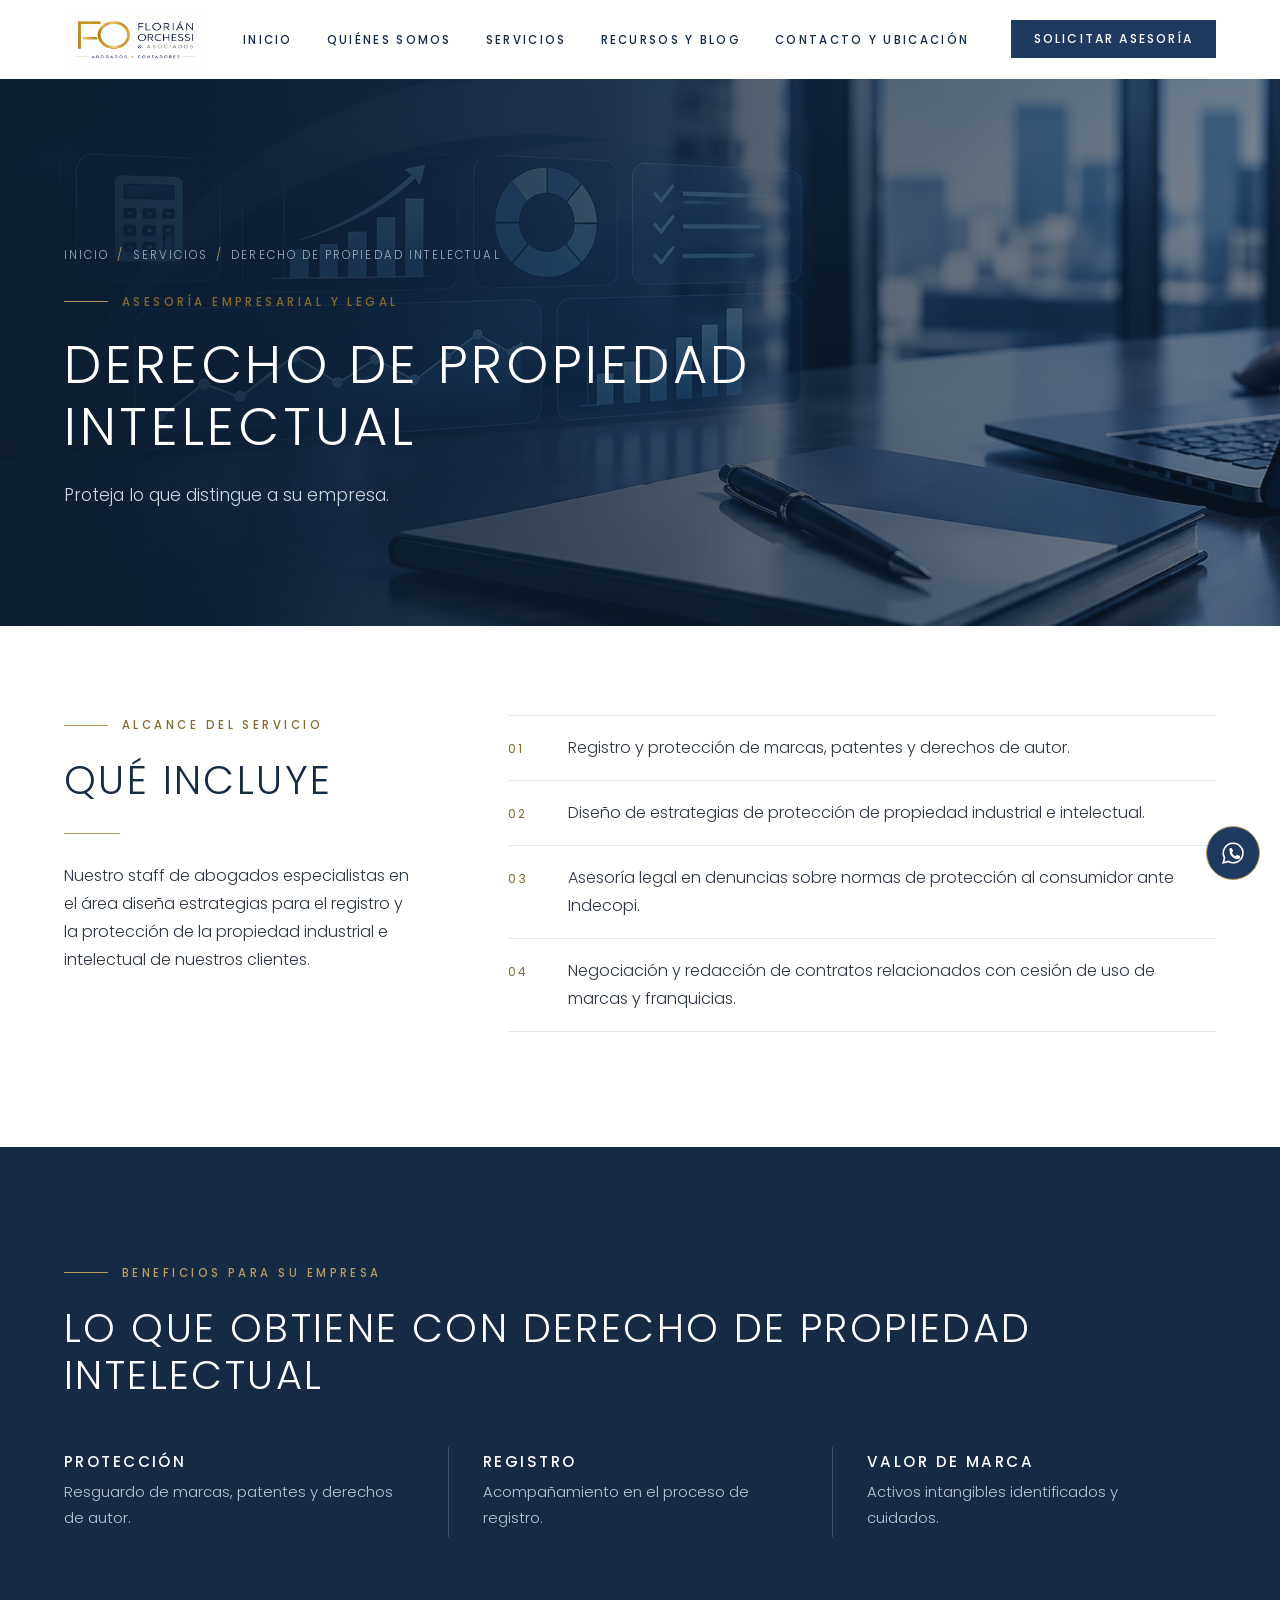
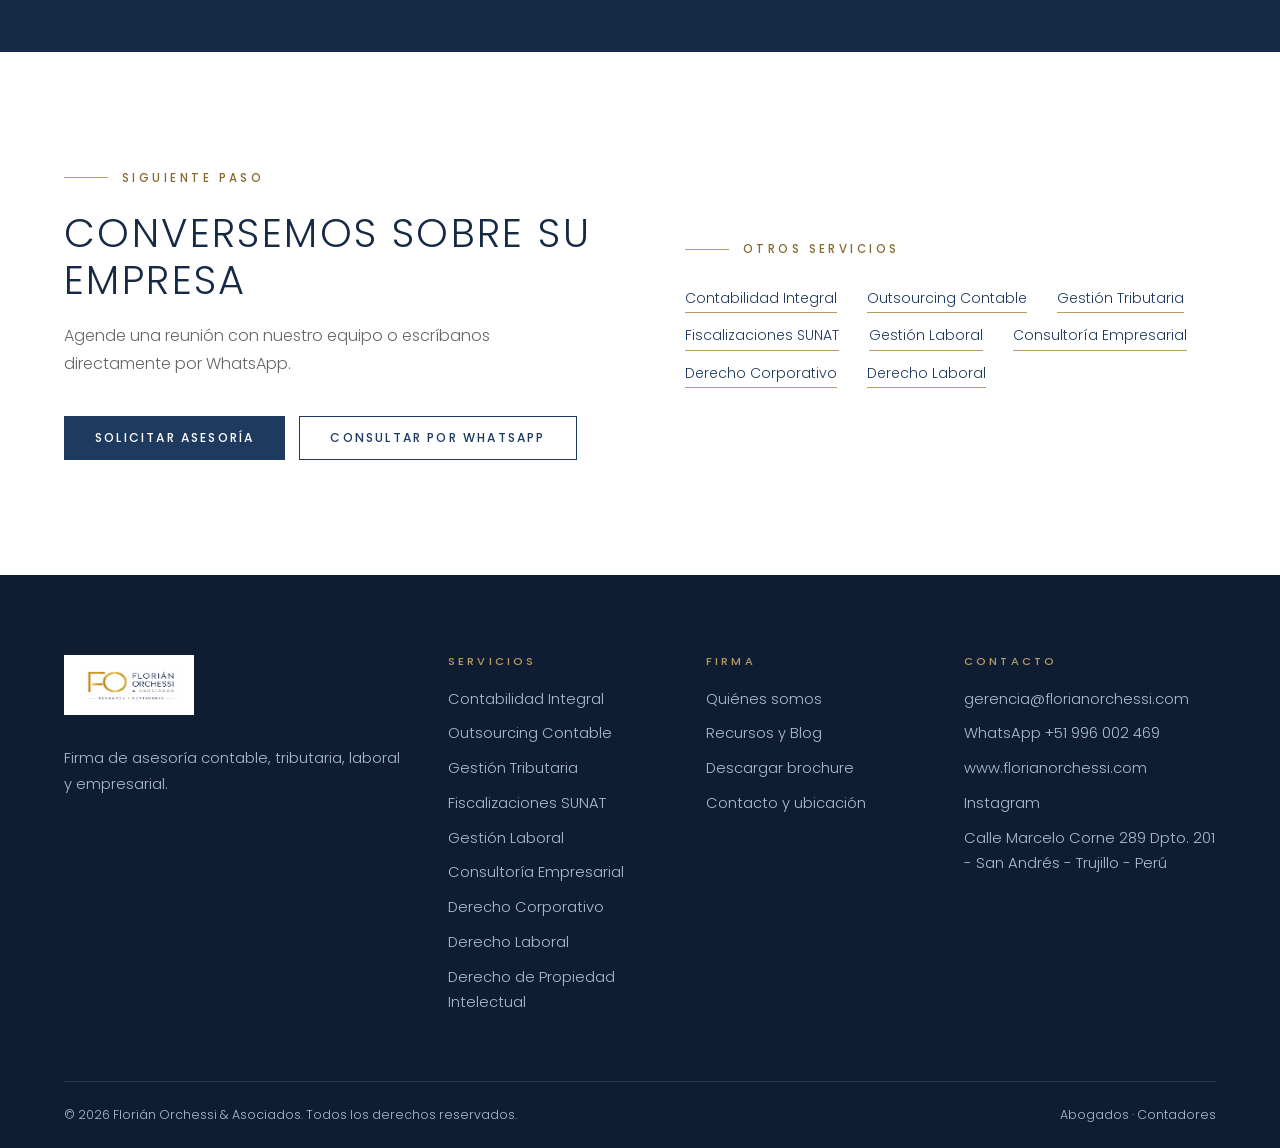
<file: derecho-propiedad-intelectual.html>
<!DOCTYPE html>
<html lang="es" class="no-js">
<head>
<meta charset="UTF-8">
<meta name="viewport" content="width=device-width,initial-scale=1">
<title>Derecho de Propiedad Intelectual en Trujillo, Perú | Florián Orchessi & Asociados</title>
<meta name="description" content="Derecho de Propiedad Intelectual: Registro y protección de marcas, patentes y derechos de autor. Firma de abogados y contadores en Trujillo, Perú.">
<meta name="theme-color" content="#152A45">
<link rel="canonical" href="https://www.florianorchessi.com/derecho-propiedad-intelectual.html">
<meta property="og:type" content="website"><meta property="og:locale" content="es_PE">
<meta property="og:site_name" content="Florián Orchessi &amp; Asociados">
<meta property="og:title" content="Derecho de Propiedad Intelectual en Trujillo, Perú | Florián Orchessi & Asociados"><meta property="og:description" content="Derecho de Propiedad Intelectual: Registro y protección de marcas, patentes y derechos de autor. Firma de abogados y contadores en Trujillo, Perú.">
<meta property="og:url" content="https://www.florianorchessi.com/derecho-propiedad-intelectual.html"><meta property="og:image" content="https://www.florianorchessi.com/assets/images/edificio-corporativo.jpg">
<link rel="icon" href="logo.png">
<link rel="preconnect" href="https://fonts.googleapis.com"><link rel="preconnect" href="https://fonts.gstatic.com" crossorigin>
<link href="https://fonts.googleapis.com/css2?family=Poppins:wght@200;300;400;500&display=swap" rel="stylesheet">
<link rel="stylesheet" href="style.css">
</head><body>
<a class="skip" href="#main">Saltar al contenido</a>
<header class="nav"><div class="wrap nav-in">
<a class="logo" href="index.html" aria-label="Florián Orchessi &amp; Asociados — Inicio"><img src="logo.png" alt="Florián Orchessi &amp; Asociados, Abogados y Contadores" width="137" height="54"></a>
<ul class="menu" id="menu"><li><a href="index.html">Inicio</a></li><li><a href="quienes-somos.html">Quiénes somos</a></li><li><a href="index.html#servicios">Servicios</a></li><li><a href="recursos.html">Recursos y Blog</a></li><li><a href="index.html#contacto">Contacto y ubicación</a></li></ul>
<a class="btn" href="index.html#contacto">Solicitar asesoría</a>
<button class="burger" type="button" aria-label="Abrir menú" aria-expanded="false" aria-controls="menu"><span></span><span></span><span></span></button>
</div></header>
<main id="main">
<section class="ph-hero hv-b" style="padding:0;background-image:url(assets/images/escritorio-laptop.jpg)" role="img" aria-label="Escritorio ejecutivo con laptop y libreta"><div class="wrap"><p class="crumbs"><a href="index.html">Inicio</a><span>/</span><a href="index.html#servicios">Servicios</a><span>/</span>Derecho de Propiedad Intelectual</p><span class="kicker">Asesoría Empresarial y Legal</span><h1>Derecho de Propiedad Intelectual</h1><p class="lead">Proteja lo que distingue a su empresa.</p></div></section>
<section style="padding-top:clamp(60px,7vw,100px)"><div class="wrap"><div class="scope"><div class="rv"><span class="kicker">Alcance del servicio</span><h2>Qué incluye</h2><div class="rule"></div><p>Nuestro staff de abogados especialistas en el área diseña estrategias para el registro y la protección de la propiedad industrial e intelectual de nuestros clientes.</p></div>
<ul class="scope-list rv"><li><b>01</b><span>Registro y protección de marcas, patentes y derechos de autor.</span></li><li><b>02</b><span>Diseño de estrategias de protección de propiedad industrial e intelectual.</span></li><li><b>03</b><span>Asesoría legal en denuncias sobre normas de protección al consumidor ante Indecopi.</span></li><li><b>04</b><span>Negociación y redacción de contratos relacionados con cesión de uso de marcas y franquicias.</span></li></ul></div></div></section>
<section class="dark"><div class="wrap"><div class="rv"><span class="kicker">Beneficios para su empresa</span><h2>Lo que obtiene con Derecho de Propiedad Intelectual</h2></div><div class="benefits"><div class="rv"><h3 style="color:#fff">Protección</h3><p>Resguardo de marcas, patentes y derechos de autor.</p></div><div class="rv"><h3 style="color:#fff">Registro</h3><p>Acompañamiento en el proceso de registro.</p></div><div class="rv"><h3 style="color:#fff">Valor de marca</h3><p>Activos intangibles identificados y cuidados.</p></div></div></div></section>
<section><div class="wrap split"><div class="rv"><span class="kicker">Siguiente paso</span><h2>Conversemos sobre su empresa</h2><p style="margin-top:18px">Agende una reunión con nuestro equipo o escríbanos directamente por WhatsApp.</p>
<div class="actions"><a class="btn" href="index.html#contacto">Solicitar asesoría</a><a class="btn line" target="_blank" rel="noopener" href="https://wa.me/51996002469?text=Hola%2C%20quiero%20consultar%20sobre%20Derecho%20de%20Propiedad%20Intelectual">Consultar por WhatsApp</a></div></div>
<div class="rv"><span class="kicker">Otros servicios</span><div class="others"><a href="contabilidad-integral.html">Contabilidad Integral</a><a href="outsourcing-contable.html">Outsourcing Contable</a><a href="gestion-tributaria.html">Gestión Tributaria</a><a href="fiscalizaciones-sunat.html">Fiscalizaciones SUNAT</a><a href="gestion-laboral.html">Gestión Laboral</a><a href="consultoria-empresarial.html">Consultoría Empresarial</a><a href="derecho-corporativo.html">Derecho Corporativo</a><a href="derecho-laboral.html">Derecho Laboral</a></div></div></div></section></main>
<footer><div class="wrap"><div class="f-grid">
<div><a class="f-logo" href="index.html"><img src="logo.png" alt="Florián Orchessi &amp; Asociados" width="102" height="40"></a>
<p>Firma de asesoría contable, tributaria, laboral y empresarial.</p></div>
<div><h4>Servicios</h4><ul><li><a href="contabilidad-integral.html">Contabilidad Integral</a></li><li><a href="outsourcing-contable.html">Outsourcing Contable</a></li><li><a href="gestion-tributaria.html">Gestión Tributaria</a></li><li><a href="fiscalizaciones-sunat.html">Fiscalizaciones SUNAT</a></li><li><a href="gestion-laboral.html">Gestión Laboral</a></li><li><a href="consultoria-empresarial.html">Consultoría Empresarial</a></li><li><a href="derecho-corporativo.html">Derecho Corporativo</a></li><li><a href="derecho-laboral.html">Derecho Laboral</a></li><li><a href="derecho-propiedad-intelectual.html">Derecho de Propiedad Intelectual</a></li></ul></div>
<div><h4>Firma</h4><ul><li><a href="quienes-somos.html">Quiénes somos</a></li><li><a href="recursos.html">Recursos y Blog</a></li><li><a href="assets/docs/Brochure-Florian-Orchessi-Asociados.pdf" download>Descargar brochure</a></li><li><a href="index.html#contacto">Contacto y ubicación</a></li></ul></div>
<div><h4>Contacto</h4><ul><li><a href="mailto:gerencia@florianorchessi.com">gerencia@florianorchessi.com</a></li><li><a href="https://wa.me/51996002469" target="_blank" rel="noopener">WhatsApp +51 996 002 469</a></li><li><a href="https://www.florianorchessi.com/">www.florianorchessi.com</a></li><li><a href="https://www.instagram.com/florianorchessicontadores/" target="_blank" rel="noopener">Instagram</a></li><li>Calle Marcelo Corne 289 Dpto. 201 - San Andrés - Trujillo - Perú</li></ul></div>
</div>
<div class="f-bot"><span>© 2026 Florián Orchessi &amp; Asociados. Todos los derechos reservados.</span><span>Abogados · Contadores</span></div></div></footer>
<a class="wa" href="https://wa.me/51996002469?text=Hola%2C%20quiero%20más%20información%20sobre%20sus%20servicios" target="_blank" rel="noopener" aria-label="Escribir por WhatsApp"><svg viewBox="0 0 24 24" aria-hidden="true"><path d="M12 3a9 9 0 0 0-7.8 13.4L3 21l4.7-1.2A9 9 0 1 0 12 3Z" fill="none" stroke="currentColor" stroke-width="1.5"/><path d="M8.5 8.7c.2-.7 1-1.4 1.7-1.3.4 0 .8.3 1.1 1l.6 1.3c.2.4.1.8-.2 1.1l-.5.6c-.2.2-.2.5 0 .8.6 1 1.6 2 2.6 2.5.3.2.6.1.8-.1l.6-.6c.3-.3.7-.4 1.1-.2l1.3.6c.6.3 1 .7 1 1.2.1.8-.6 1.5-1.3 1.8-1.9.7-4.3-.2-6.1-2-1.8-1.8-2.8-4.1-2.2-5.9Z" fill="currentColor"/></svg></a>
<script src="script.js"></script>
</body></html>
</file>
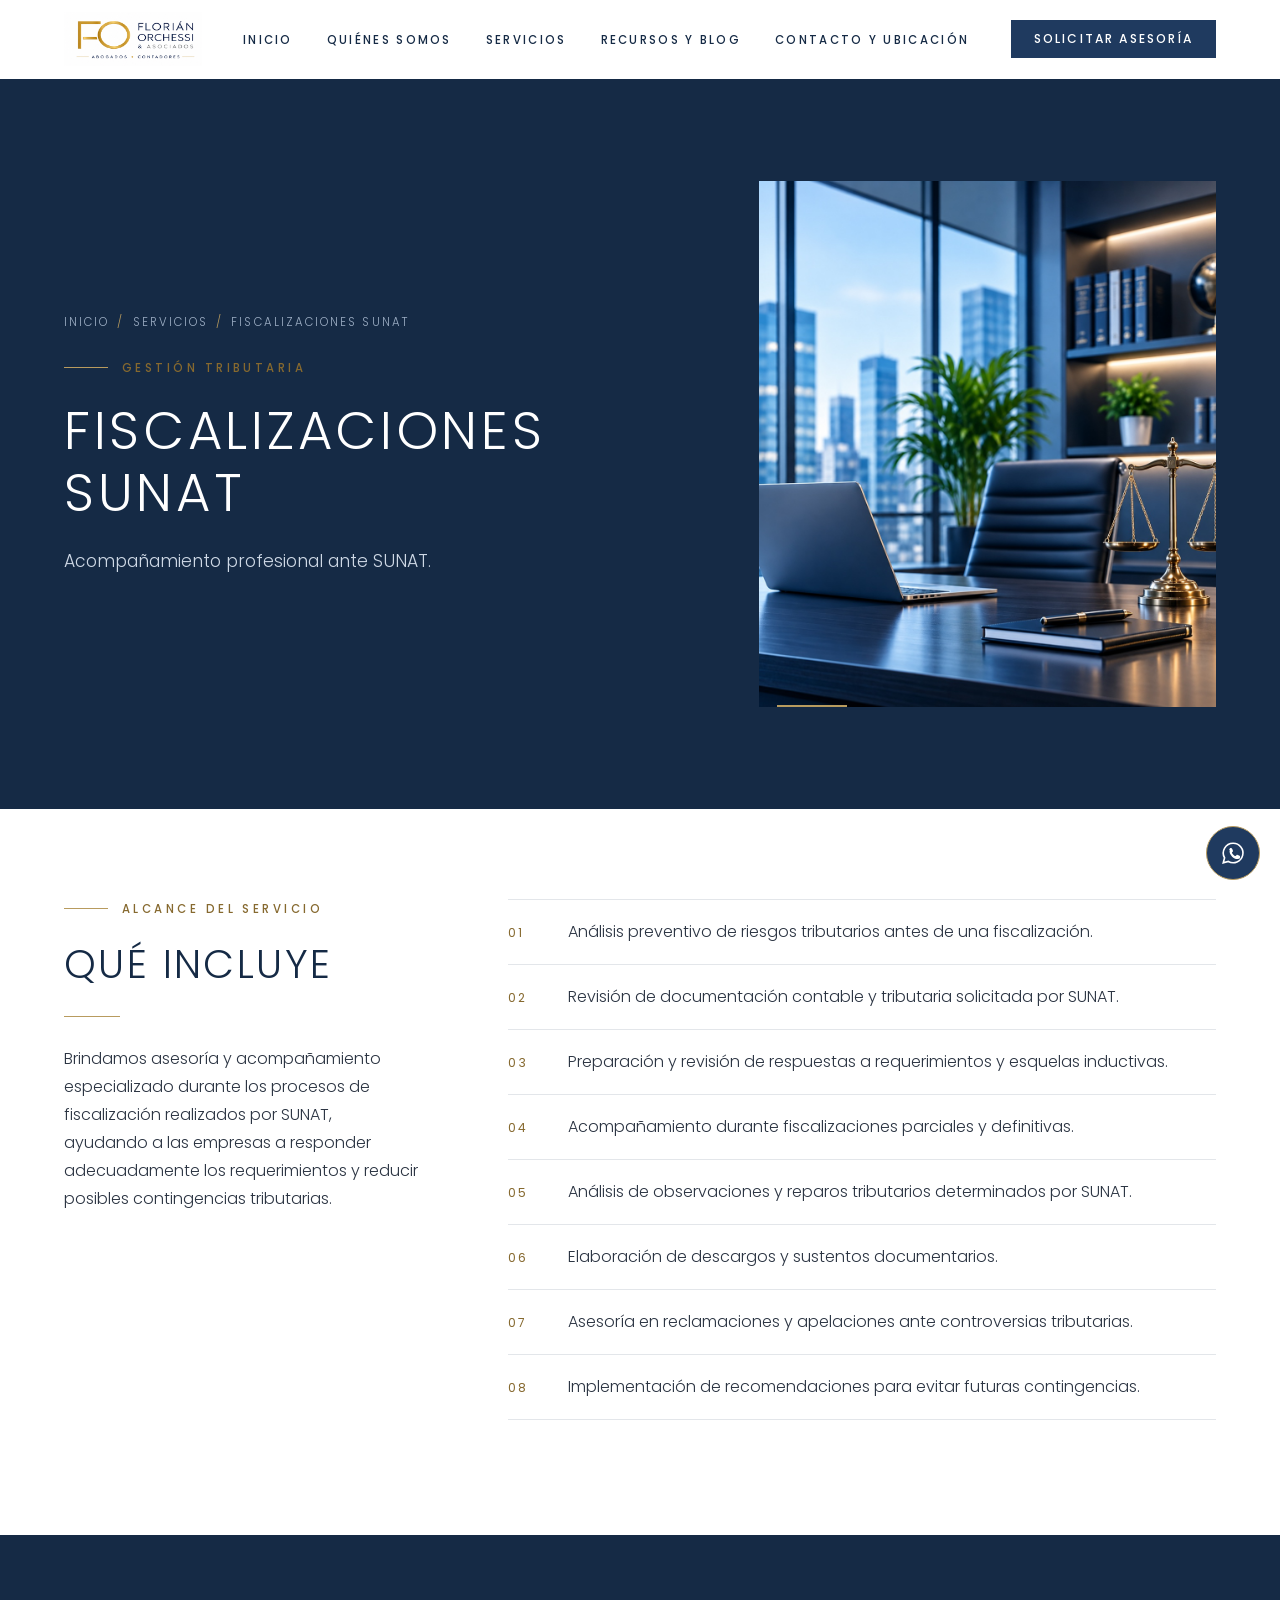
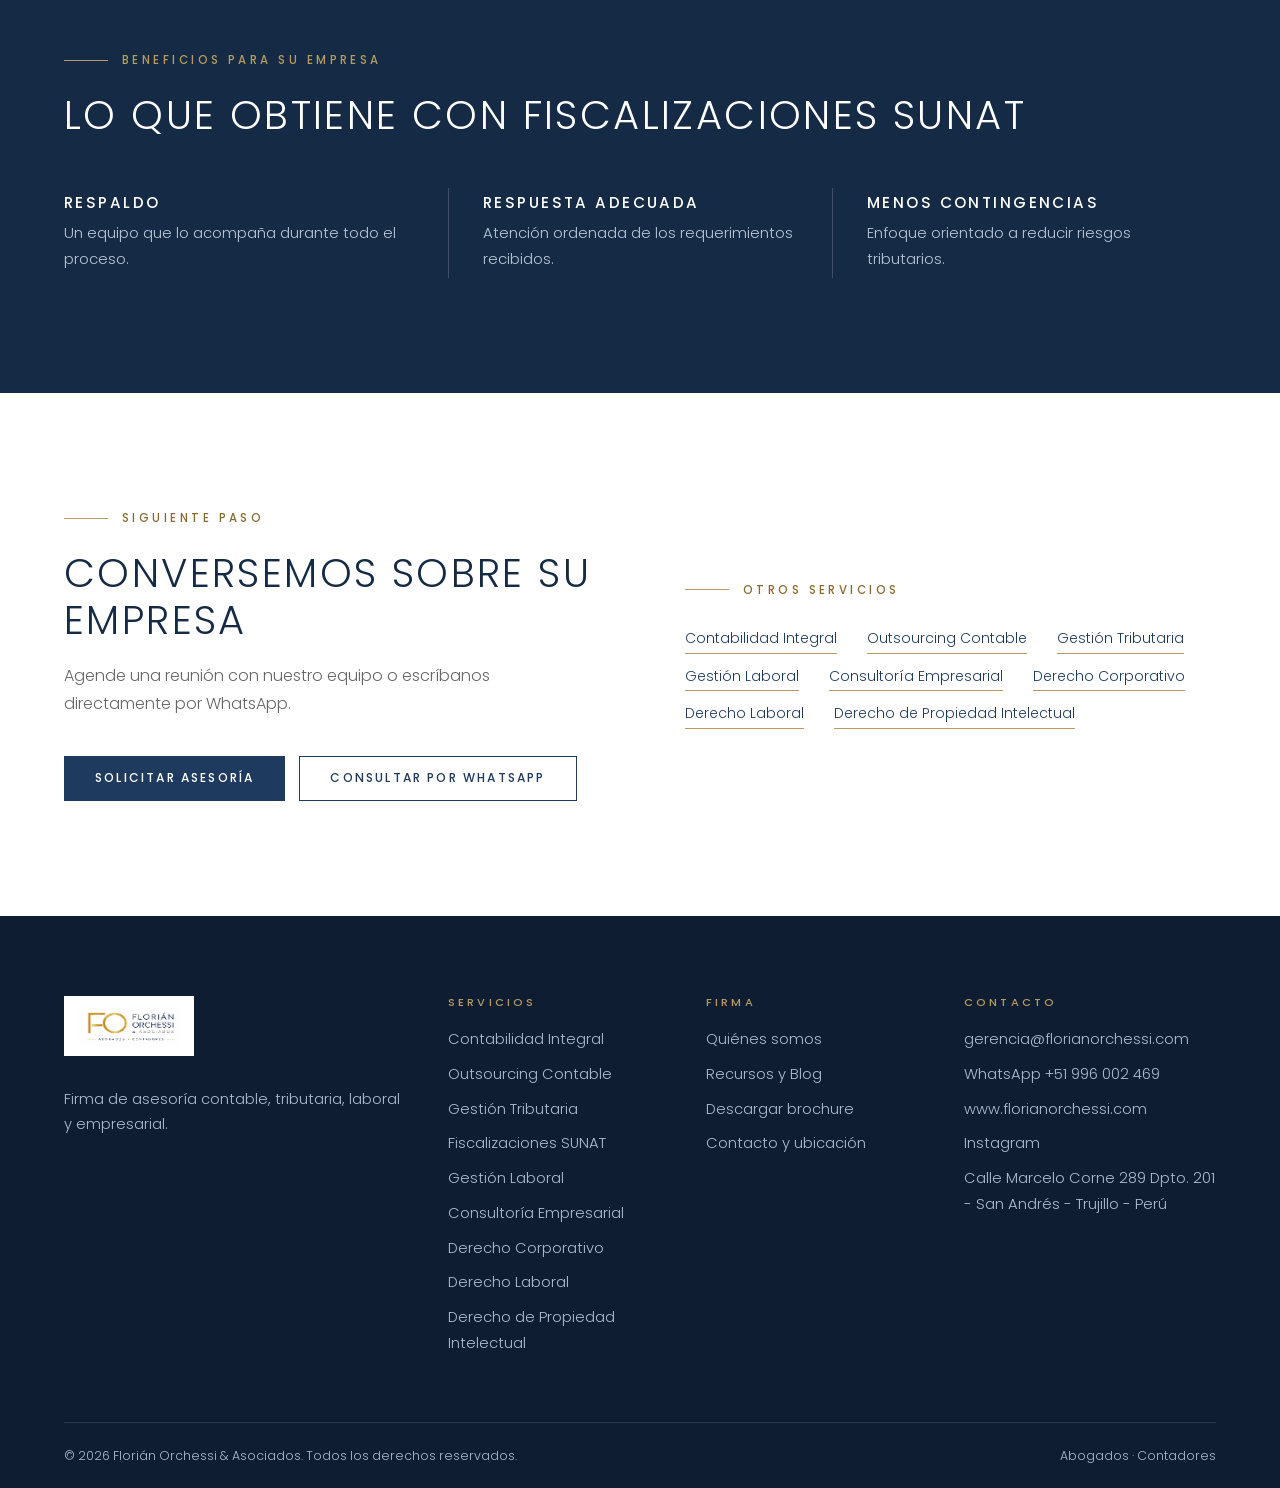
<file: fiscalizaciones-sunat.html>
<!DOCTYPE html>
<html lang="es" class="no-js">
<head>
<meta charset="UTF-8">
<meta name="viewport" content="width=device-width,initial-scale=1">
<title>Fiscalizaciones SUNAT en Trujillo, Perú | Florián Orchessi & Asociados</title>
<meta name="description" content="Fiscalizaciones SUNAT: Representación y acompañamiento frente a requerimientos de SUNAT. Firma de abogados y contadores en Trujillo, Perú.">
<meta name="theme-color" content="#152A45">
<link rel="canonical" href="https://www.florianorchessi.com/fiscalizaciones-sunat.html">
<meta property="og:type" content="website"><meta property="og:locale" content="es_PE">
<meta property="og:site_name" content="Florián Orchessi &amp; Asociados">
<meta property="og:title" content="Fiscalizaciones SUNAT en Trujillo, Perú | Florián Orchessi & Asociados"><meta property="og:description" content="Fiscalizaciones SUNAT: Representación y acompañamiento frente a requerimientos de SUNAT. Firma de abogados y contadores en Trujillo, Perú.">
<meta property="og:url" content="https://www.florianorchessi.com/fiscalizaciones-sunat.html"><meta property="og:image" content="https://www.florianorchessi.com/assets/images/edificio-corporativo.jpg">
<link rel="icon" href="logo.png">
<link rel="preconnect" href="https://fonts.googleapis.com"><link rel="preconnect" href="https://fonts.gstatic.com" crossorigin>
<link href="https://fonts.googleapis.com/css2?family=Poppins:wght@200;300;400;500&display=swap" rel="stylesheet">
<link rel="stylesheet" href="style.css">
</head><body>
<a class="skip" href="#main">Saltar al contenido</a>
<header class="nav"><div class="wrap nav-in">
<a class="logo" href="index.html" aria-label="Florián Orchessi &amp; Asociados — Inicio"><img src="logo.png" alt="Florián Orchessi &amp; Asociados, Abogados y Contadores" width="137" height="54"></a>
<ul class="menu" id="menu"><li><a href="index.html">Inicio</a></li><li><a href="quienes-somos.html">Quiénes somos</a></li><li><a href="index.html#servicios">Servicios</a></li><li><a href="recursos.html">Recursos y Blog</a></li><li><a href="index.html#contacto">Contacto y ubicación</a></li></ul>
<a class="btn" href="index.html#contacto">Solicitar asesoría</a>
<button class="burger" type="button" aria-label="Abrir menú" aria-expanded="false" aria-controls="menu"><span></span><span></span><span></span></button>
</div></header>
<main id="main">
<section class="ph-hero hv-a" style="padding:0"><div class="wrap"><div><p class="crumbs"><a href="index.html">Inicio</a><span>/</span><a href="index.html#servicios">Servicios</a><span>/</span>Fiscalizaciones SUNAT</p><span class="kicker">Gestión Tributaria</span><h1>Fiscalizaciones SUNAT</h1><p class="lead">Acompañamiento profesional ante SUNAT.</p></div><div class="ph "><img src="assets/images/edificio-fachada.jpg" alt="Fachada de cristal de un edificio corporativo" decoding="async"></div></div></section>
<section style="padding-top:clamp(60px,7vw,100px)"><div class="wrap"><div class="scope"><div class="rv"><span class="kicker">Alcance del servicio</span><h2>Qué incluye</h2><div class="rule"></div><p>Brindamos asesoría y acompañamiento especializado durante los procesos de fiscalización realizados por SUNAT, ayudando a las empresas a responder adecuadamente los requerimientos y reducir posibles contingencias tributarias.</p></div>
<ul class="scope-list rv"><li><b>01</b><span>Análisis preventivo de riesgos tributarios antes de una fiscalización.</span></li><li><b>02</b><span>Revisión de documentación contable y tributaria solicitada por SUNAT.</span></li><li><b>03</b><span>Preparación y revisión de respuestas a requerimientos y esquelas inductivas.</span></li><li><b>04</b><span>Acompañamiento durante fiscalizaciones parciales y definitivas.</span></li><li><b>05</b><span>Análisis de observaciones y reparos tributarios determinados por SUNAT.</span></li><li><b>06</b><span>Elaboración de descargos y sustentos documentarios.</span></li><li><b>07</b><span>Asesoría en reclamaciones y apelaciones ante controversias tributarias.</span></li><li><b>08</b><span>Implementación de recomendaciones para evitar futuras contingencias.</span></li></ul></div></div></section>
<section class="dark"><div class="wrap"><div class="rv"><span class="kicker">Beneficios para su empresa</span><h2>Lo que obtiene con Fiscalizaciones SUNAT</h2></div><div class="benefits"><div class="rv"><h3 style="color:#fff">Respaldo</h3><p>Un equipo que lo acompaña durante todo el proceso.</p></div><div class="rv"><h3 style="color:#fff">Respuesta adecuada</h3><p>Atención ordenada de los requerimientos recibidos.</p></div><div class="rv"><h3 style="color:#fff">Menos contingencias</h3><p>Enfoque orientado a reducir riesgos tributarios.</p></div></div></div></section>
<section><div class="wrap split"><div class="rv"><span class="kicker">Siguiente paso</span><h2>Conversemos sobre su empresa</h2><p style="margin-top:18px">Agende una reunión con nuestro equipo o escríbanos directamente por WhatsApp.</p>
<div class="actions"><a class="btn" href="index.html#contacto">Solicitar asesoría</a><a class="btn line" target="_blank" rel="noopener" href="https://wa.me/51996002469?text=Hola%2C%20quiero%20consultar%20sobre%20Fiscalizaciones%20SUNAT">Consultar por WhatsApp</a></div></div>
<div class="rv"><span class="kicker">Otros servicios</span><div class="others"><a href="contabilidad-integral.html">Contabilidad Integral</a><a href="outsourcing-contable.html">Outsourcing Contable</a><a href="gestion-tributaria.html">Gestión Tributaria</a><a href="gestion-laboral.html">Gestión Laboral</a><a href="consultoria-empresarial.html">Consultoría Empresarial</a><a href="derecho-corporativo.html">Derecho Corporativo</a><a href="derecho-laboral.html">Derecho Laboral</a><a href="derecho-propiedad-intelectual.html">Derecho de Propiedad Intelectual</a></div></div></div></section></main>
<footer><div class="wrap"><div class="f-grid">
<div><a class="f-logo" href="index.html"><img src="logo.png" alt="Florián Orchessi &amp; Asociados" width="102" height="40"></a>
<p>Firma de asesoría contable, tributaria, laboral y empresarial.</p></div>
<div><h4>Servicios</h4><ul><li><a href="contabilidad-integral.html">Contabilidad Integral</a></li><li><a href="outsourcing-contable.html">Outsourcing Contable</a></li><li><a href="gestion-tributaria.html">Gestión Tributaria</a></li><li><a href="fiscalizaciones-sunat.html">Fiscalizaciones SUNAT</a></li><li><a href="gestion-laboral.html">Gestión Laboral</a></li><li><a href="consultoria-empresarial.html">Consultoría Empresarial</a></li><li><a href="derecho-corporativo.html">Derecho Corporativo</a></li><li><a href="derecho-laboral.html">Derecho Laboral</a></li><li><a href="derecho-propiedad-intelectual.html">Derecho de Propiedad Intelectual</a></li></ul></div>
<div><h4>Firma</h4><ul><li><a href="quienes-somos.html">Quiénes somos</a></li><li><a href="recursos.html">Recursos y Blog</a></li><li><a href="assets/docs/Brochure-Florian-Orchessi-Asociados.pdf" download>Descargar brochure</a></li><li><a href="index.html#contacto">Contacto y ubicación</a></li></ul></div>
<div><h4>Contacto</h4><ul><li><a href="mailto:gerencia@florianorchessi.com">gerencia@florianorchessi.com</a></li><li><a href="https://wa.me/51996002469" target="_blank" rel="noopener">WhatsApp +51 996 002 469</a></li><li><a href="https://www.florianorchessi.com/">www.florianorchessi.com</a></li><li><a href="https://www.instagram.com/florianorchessicontadores/" target="_blank" rel="noopener">Instagram</a></li><li>Calle Marcelo Corne 289 Dpto. 201 - San Andrés - Trujillo - Perú</li></ul></div>
</div>
<div class="f-bot"><span>© 2026 Florián Orchessi &amp; Asociados. Todos los derechos reservados.</span><span>Abogados · Contadores</span></div></div></footer>
<a class="wa" href="https://wa.me/51996002469?text=Hola%2C%20quiero%20más%20información%20sobre%20sus%20servicios" target="_blank" rel="noopener" aria-label="Escribir por WhatsApp"><svg viewBox="0 0 24 24" aria-hidden="true"><path d="M12 3a9 9 0 0 0-7.8 13.4L3 21l4.7-1.2A9 9 0 1 0 12 3Z" fill="none" stroke="currentColor" stroke-width="1.5"/><path d="M8.5 8.7c.2-.7 1-1.4 1.7-1.3.4 0 .8.3 1.1 1l.6 1.3c.2.4.1.8-.2 1.1l-.5.6c-.2.2-.2.5 0 .8.6 1 1.6 2 2.6 2.5.3.2.6.1.8-.1l.6-.6c.3-.3.7-.4 1.1-.2l1.3.6c.6.3 1 .7 1 1.2.1.8-.6 1.5-1.3 1.8-1.9.7-4.3-.2-6.1-2-1.8-1.8-2.8-4.1-2.2-5.9Z" fill="currentColor"/></svg></a>
<script src="script.js"></script>
</body></html>
</file>
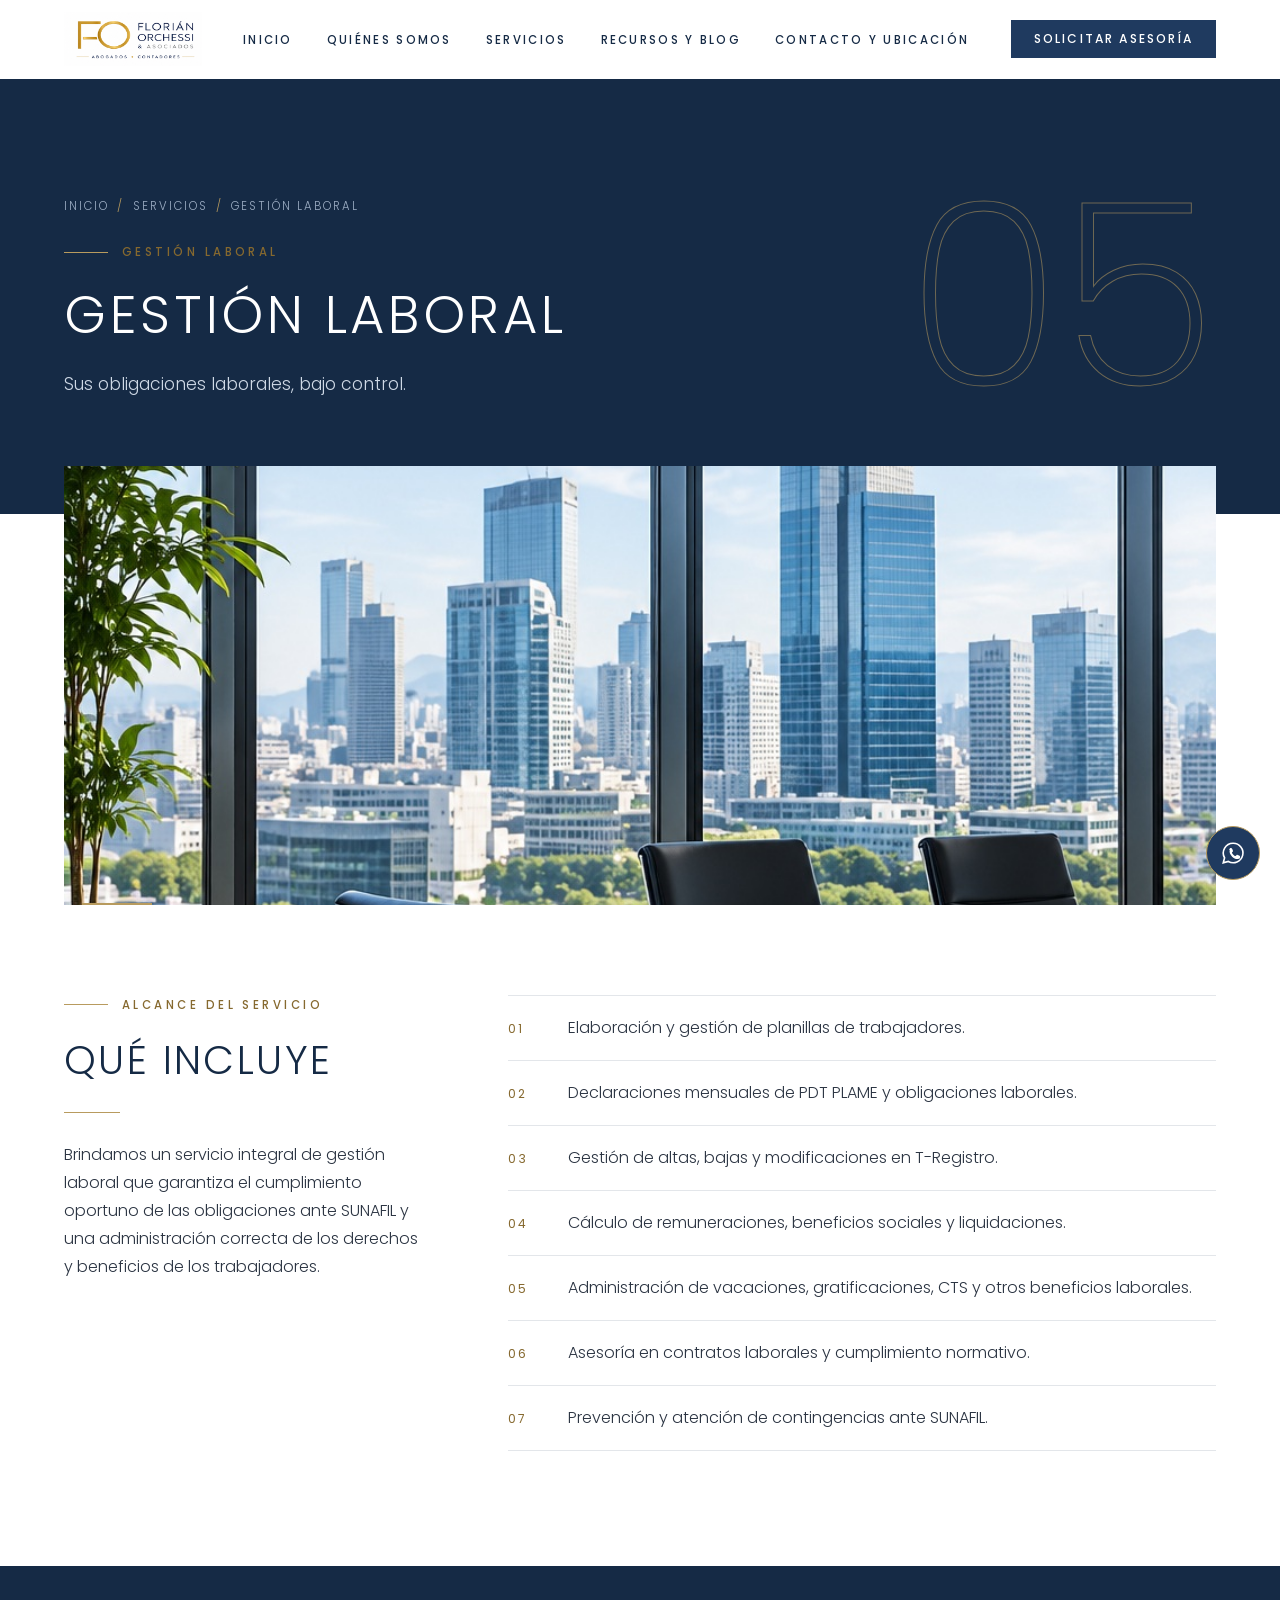
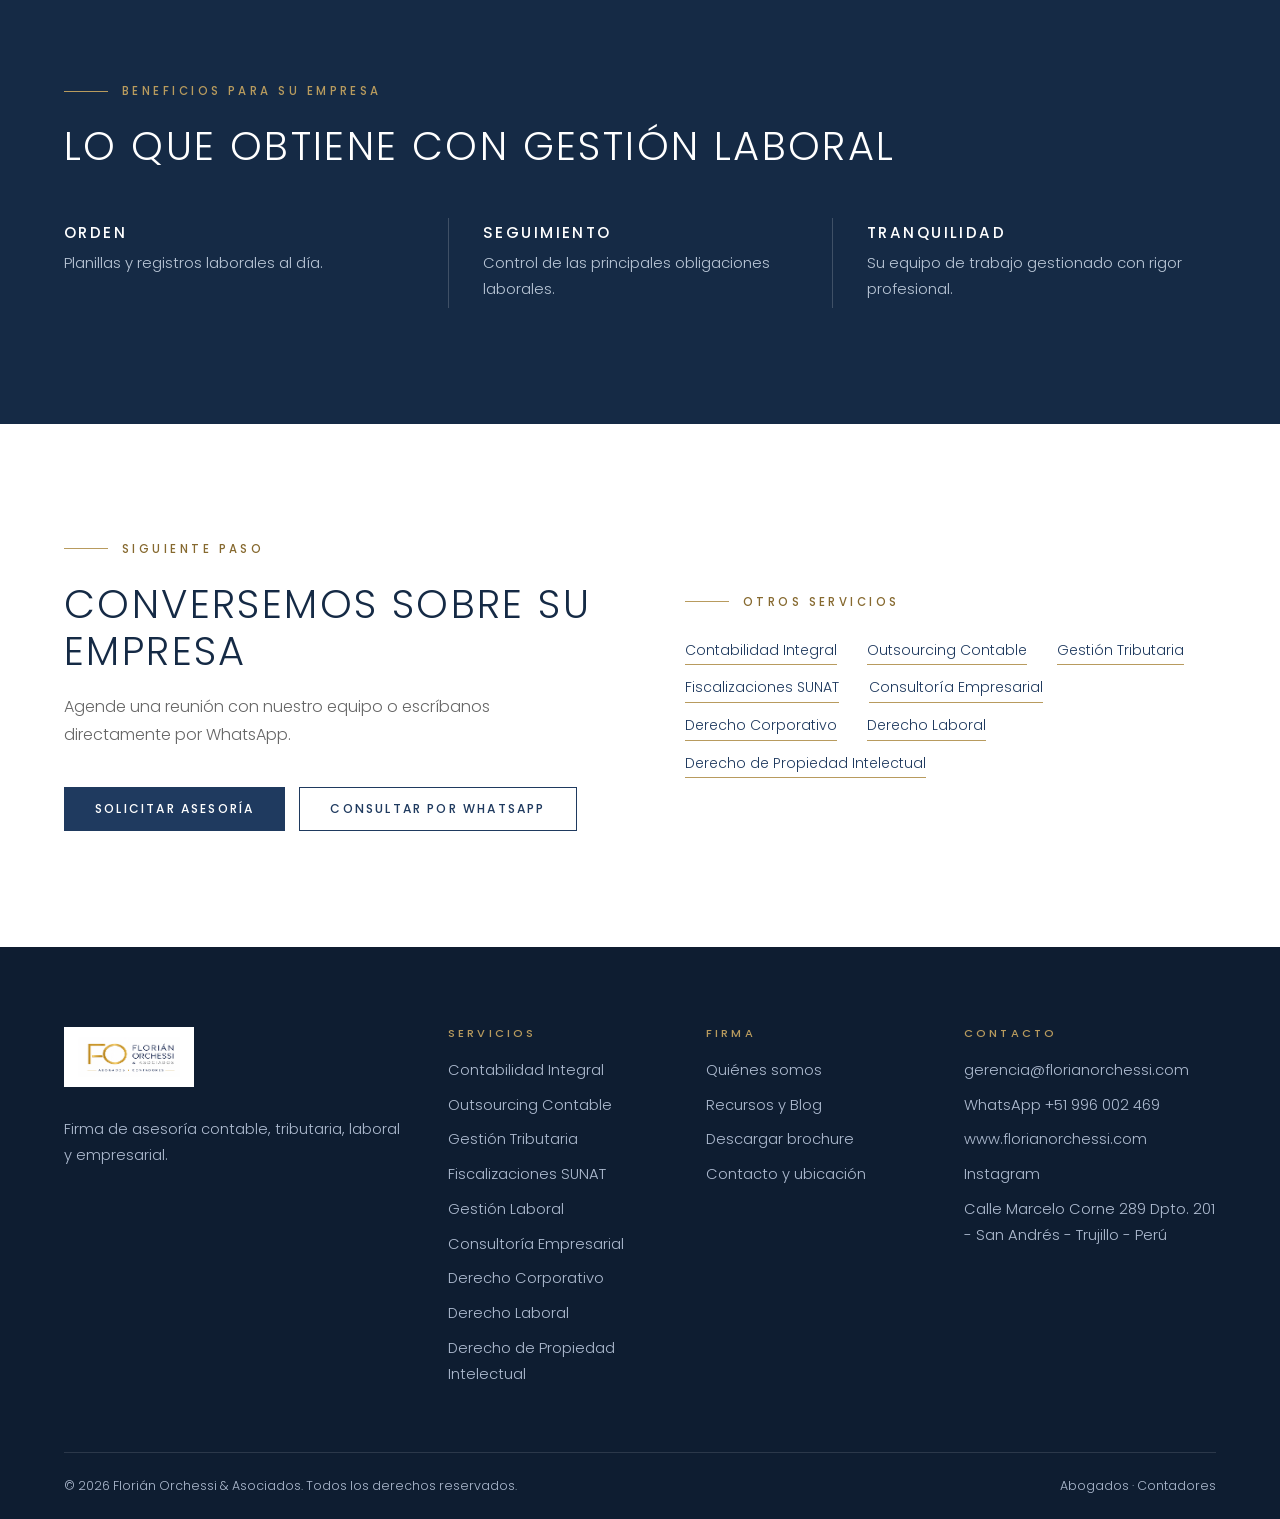
<file: gestion-laboral.html>
<!DOCTYPE html>
<html lang="es" class="no-js">
<head>
<meta charset="UTF-8">
<meta name="viewport" content="width=device-width,initial-scale=1">
<title>Gestión Laboral en Trujillo, Perú | Florián Orchessi & Asociados</title>
<meta name="description" content="Gestión Laboral: Planillas, PLAME, T-Registro, AFP y cumplimiento ante SUNAFIL. Firma de abogados y contadores en Trujillo, Perú.">
<meta name="theme-color" content="#152A45">
<link rel="canonical" href="https://www.florianorchessi.com/gestion-laboral.html">
<meta property="og:type" content="website"><meta property="og:locale" content="es_PE">
<meta property="og:site_name" content="Florián Orchessi &amp; Asociados">
<meta property="og:title" content="Gestión Laboral en Trujillo, Perú | Florián Orchessi & Asociados"><meta property="og:description" content="Gestión Laboral: Planillas, PLAME, T-Registro, AFP y cumplimiento ante SUNAFIL. Firma de abogados y contadores en Trujillo, Perú.">
<meta property="og:url" content="https://www.florianorchessi.com/gestion-laboral.html"><meta property="og:image" content="https://www.florianorchessi.com/assets/images/edificio-corporativo.jpg">
<link rel="icon" href="logo.png">
<link rel="preconnect" href="https://fonts.googleapis.com"><link rel="preconnect" href="https://fonts.gstatic.com" crossorigin>
<link href="https://fonts.googleapis.com/css2?family=Poppins:wght@200;300;400;500&display=swap" rel="stylesheet">
<link rel="stylesheet" href="style.css">
</head><body>
<a class="skip" href="#main">Saltar al contenido</a>
<header class="nav"><div class="wrap nav-in">
<a class="logo" href="index.html" aria-label="Florián Orchessi &amp; Asociados — Inicio"><img src="logo.png" alt="Florián Orchessi &amp; Asociados, Abogados y Contadores" width="137" height="54"></a>
<ul class="menu" id="menu"><li><a href="index.html">Inicio</a></li><li><a href="quienes-somos.html">Quiénes somos</a></li><li><a href="index.html#servicios">Servicios</a></li><li><a href="recursos.html">Recursos y Blog</a></li><li><a href="index.html#contacto">Contacto y ubicación</a></li></ul>
<a class="btn" href="index.html#contacto">Solicitar asesoría</a>
<button class="burger" type="button" aria-label="Abrir menú" aria-expanded="false" aria-controls="menu"><span></span><span></span><span></span></button>
</div></header>
<main id="main">
<section class="ph-hero hv-c" style="padding:0"><div class="wrap"><div><p class="crumbs"><a href="index.html">Inicio</a><span>/</span><a href="index.html#servicios">Servicios</a><span>/</span>Gestión Laboral</p><span class="kicker">Gestión Laboral</span><h1>Gestión Laboral</h1><p class="lead">Sus obligaciones laborales, bajo control.</p></div><div class="num" aria-hidden="true">05</div></div></section><div class="wrap rv" style="margin-top:-48px;position:relative;z-index:2"><div class="ph wide"><img src="assets/images/sala-de-reuniones.jpg" alt="Sala de reuniones ejecutiva con vista a la ciudad" decoding="async"></div></div>
<section style="padding-top:clamp(60px,7vw,100px)"><div class="wrap"><div class="scope"><div class="rv"><span class="kicker">Alcance del servicio</span><h2>Qué incluye</h2><div class="rule"></div><p>Brindamos un servicio integral de gestión laboral que garantiza el cumplimiento oportuno de las obligaciones ante SUNAFIL y una administración correcta de los derechos y beneficios de los trabajadores.</p></div>
<ul class="scope-list rv"><li><b>01</b><span>Elaboración y gestión de planillas de trabajadores.</span></li><li><b>02</b><span>Declaraciones mensuales de PDT PLAME y obligaciones laborales.</span></li><li><b>03</b><span>Gestión de altas, bajas y modificaciones en T-Registro.</span></li><li><b>04</b><span>Cálculo de remuneraciones, beneficios sociales y liquidaciones.</span></li><li><b>05</b><span>Administración de vacaciones, gratificaciones, CTS y otros beneficios laborales.</span></li><li><b>06</b><span>Asesoría en contratos laborales y cumplimiento normativo.</span></li><li><b>07</b><span>Prevención y atención de contingencias ante SUNAFIL.</span></li></ul></div></div></section>
<section class="dark"><div class="wrap"><div class="rv"><span class="kicker">Beneficios para su empresa</span><h2>Lo que obtiene con Gestión Laboral</h2></div><div class="benefits"><div class="rv"><h3 style="color:#fff">Orden</h3><p>Planillas y registros laborales al día.</p></div><div class="rv"><h3 style="color:#fff">Seguimiento</h3><p>Control de las principales obligaciones laborales.</p></div><div class="rv"><h3 style="color:#fff">Tranquilidad</h3><p>Su equipo de trabajo gestionado con rigor profesional.</p></div></div></div></section>
<section><div class="wrap split"><div class="rv"><span class="kicker">Siguiente paso</span><h2>Conversemos sobre su empresa</h2><p style="margin-top:18px">Agende una reunión con nuestro equipo o escríbanos directamente por WhatsApp.</p>
<div class="actions"><a class="btn" href="index.html#contacto">Solicitar asesoría</a><a class="btn line" target="_blank" rel="noopener" href="https://wa.me/51996002469?text=Hola%2C%20quiero%20consultar%20sobre%20Gestión%20Laboral">Consultar por WhatsApp</a></div></div>
<div class="rv"><span class="kicker">Otros servicios</span><div class="others"><a href="contabilidad-integral.html">Contabilidad Integral</a><a href="outsourcing-contable.html">Outsourcing Contable</a><a href="gestion-tributaria.html">Gestión Tributaria</a><a href="fiscalizaciones-sunat.html">Fiscalizaciones SUNAT</a><a href="consultoria-empresarial.html">Consultoría Empresarial</a><a href="derecho-corporativo.html">Derecho Corporativo</a><a href="derecho-laboral.html">Derecho Laboral</a><a href="derecho-propiedad-intelectual.html">Derecho de Propiedad Intelectual</a></div></div></div></section></main>
<footer><div class="wrap"><div class="f-grid">
<div><a class="f-logo" href="index.html"><img src="logo.png" alt="Florián Orchessi &amp; Asociados" width="102" height="40"></a>
<p>Firma de asesoría contable, tributaria, laboral y empresarial.</p></div>
<div><h4>Servicios</h4><ul><li><a href="contabilidad-integral.html">Contabilidad Integral</a></li><li><a href="outsourcing-contable.html">Outsourcing Contable</a></li><li><a href="gestion-tributaria.html">Gestión Tributaria</a></li><li><a href="fiscalizaciones-sunat.html">Fiscalizaciones SUNAT</a></li><li><a href="gestion-laboral.html">Gestión Laboral</a></li><li><a href="consultoria-empresarial.html">Consultoría Empresarial</a></li><li><a href="derecho-corporativo.html">Derecho Corporativo</a></li><li><a href="derecho-laboral.html">Derecho Laboral</a></li><li><a href="derecho-propiedad-intelectual.html">Derecho de Propiedad Intelectual</a></li></ul></div>
<div><h4>Firma</h4><ul><li><a href="quienes-somos.html">Quiénes somos</a></li><li><a href="recursos.html">Recursos y Blog</a></li><li><a href="assets/docs/Brochure-Florian-Orchessi-Asociados.pdf" download>Descargar brochure</a></li><li><a href="index.html#contacto">Contacto y ubicación</a></li></ul></div>
<div><h4>Contacto</h4><ul><li><a href="mailto:gerencia@florianorchessi.com">gerencia@florianorchessi.com</a></li><li><a href="https://wa.me/51996002469" target="_blank" rel="noopener">WhatsApp +51 996 002 469</a></li><li><a href="https://www.florianorchessi.com/">www.florianorchessi.com</a></li><li><a href="https://www.instagram.com/florianorchessicontadores/" target="_blank" rel="noopener">Instagram</a></li><li>Calle Marcelo Corne 289 Dpto. 201 - San Andrés - Trujillo - Perú</li></ul></div>
</div>
<div class="f-bot"><span>© 2026 Florián Orchessi &amp; Asociados. Todos los derechos reservados.</span><span>Abogados · Contadores</span></div></div></footer>
<a class="wa" href="https://wa.me/51996002469?text=Hola%2C%20quiero%20más%20información%20sobre%20sus%20servicios" target="_blank" rel="noopener" aria-label="Escribir por WhatsApp"><svg viewBox="0 0 24 24" aria-hidden="true"><path d="M12 3a9 9 0 0 0-7.8 13.4L3 21l4.7-1.2A9 9 0 1 0 12 3Z" fill="none" stroke="currentColor" stroke-width="1.5"/><path d="M8.5 8.7c.2-.7 1-1.4 1.7-1.3.4 0 .8.3 1.1 1l.6 1.3c.2.4.1.8-.2 1.1l-.5.6c-.2.2-.2.5 0 .8.6 1 1.6 2 2.6 2.5.3.2.6.1.8-.1l.6-.6c.3-.3.7-.4 1.1-.2l1.3.6c.6.3 1 .7 1 1.2.1.8-.6 1.5-1.3 1.8-1.9.7-4.3-.2-6.1-2-1.8-1.8-2.8-4.1-2.2-5.9Z" fill="currentColor"/></svg></a>
<script src="script.js"></script>
</body></html>
</file>
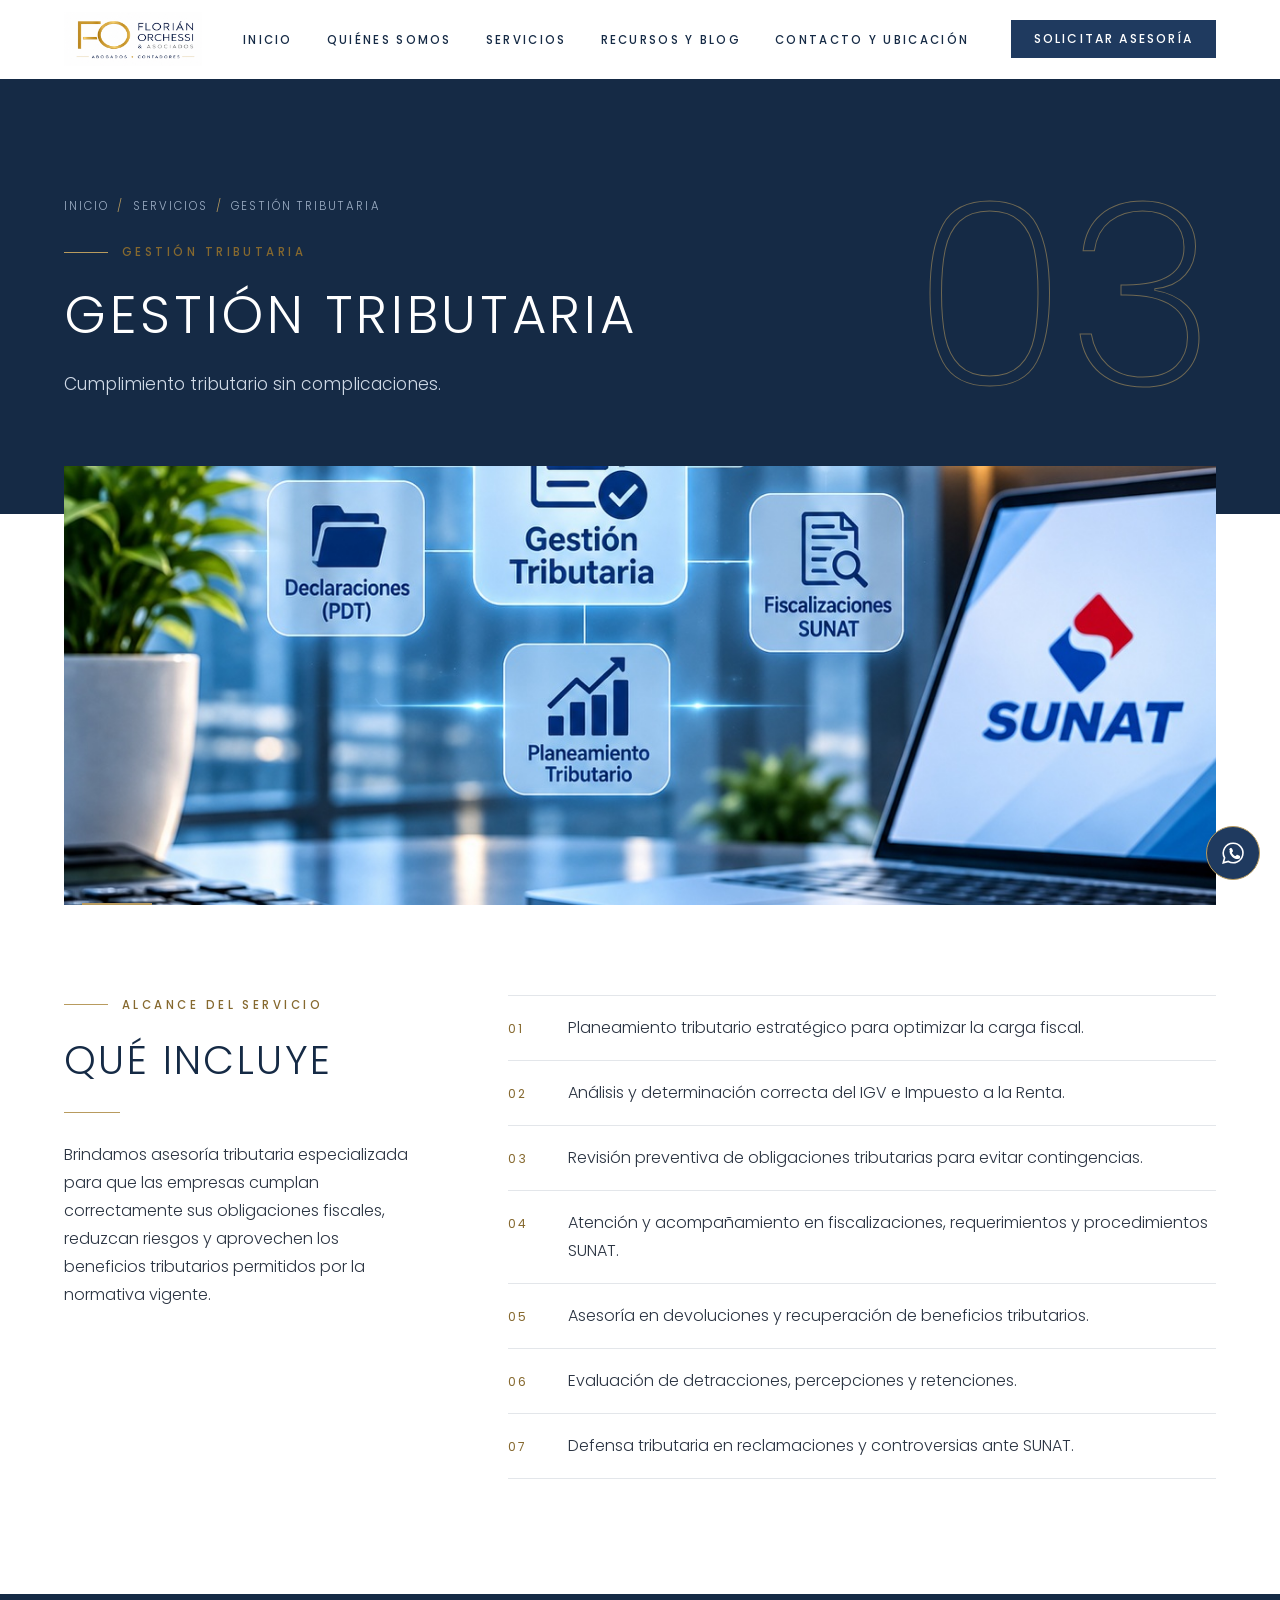
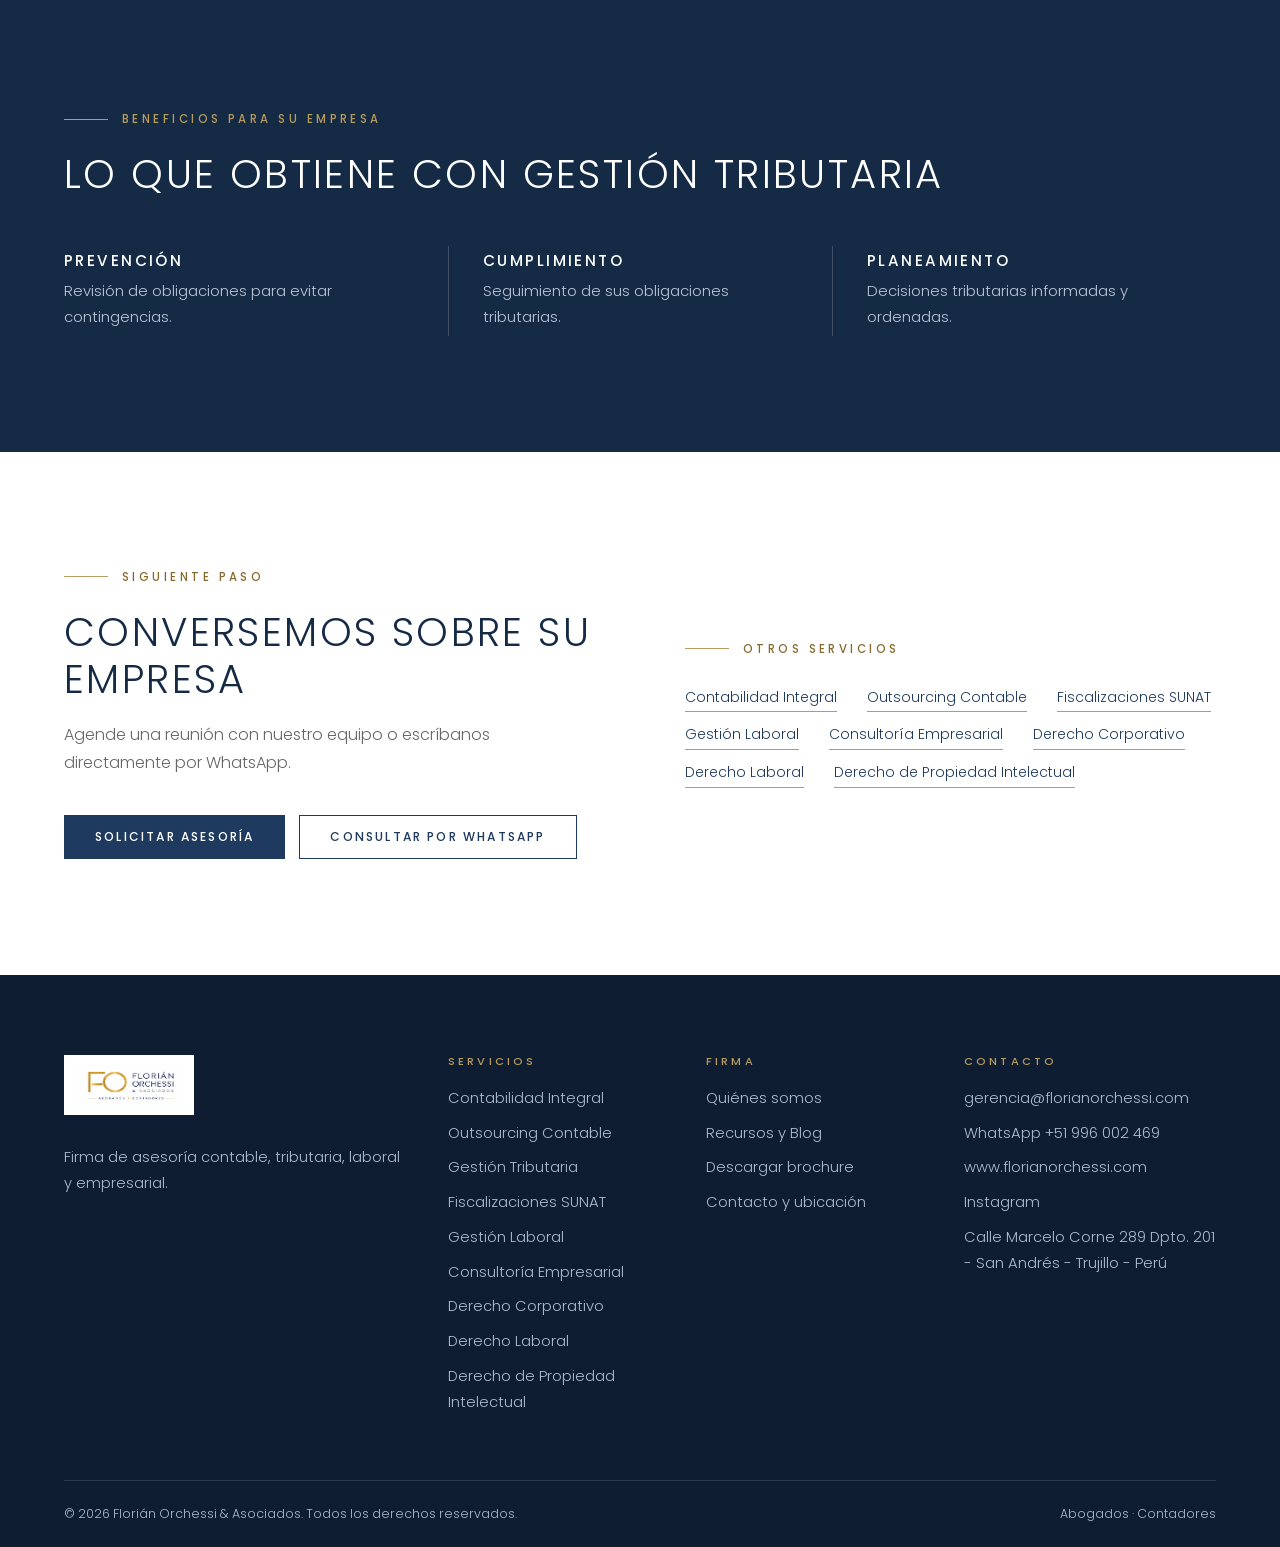
<file: gestion-tributaria.html>
<!DOCTYPE html>
<html lang="es" class="no-js">
<head>
<meta charset="UTF-8">
<meta name="viewport" content="width=device-width,initial-scale=1">
<title>Gestión Tributaria en Trujillo, Perú | Florián Orchessi & Asociados</title>
<meta name="description" content="Gestión Tributaria: Cumplimiento oportuno y planeamiento tributario para minimizar riesgos. Firma de abogados y contadores en Trujillo, Perú.">
<meta name="theme-color" content="#152A45">
<link rel="canonical" href="https://www.florianorchessi.com/gestion-tributaria.html">
<meta property="og:type" content="website"><meta property="og:locale" content="es_PE">
<meta property="og:site_name" content="Florián Orchessi &amp; Asociados">
<meta property="og:title" content="Gestión Tributaria en Trujillo, Perú | Florián Orchessi & Asociados"><meta property="og:description" content="Gestión Tributaria: Cumplimiento oportuno y planeamiento tributario para minimizar riesgos. Firma de abogados y contadores en Trujillo, Perú.">
<meta property="og:url" content="https://www.florianorchessi.com/gestion-tributaria.html"><meta property="og:image" content="https://www.florianorchessi.com/assets/images/edificio-corporativo.jpg">
<link rel="icon" href="logo.png">
<link rel="preconnect" href="https://fonts.googleapis.com"><link rel="preconnect" href="https://fonts.gstatic.com" crossorigin>
<link href="https://fonts.googleapis.com/css2?family=Poppins:wght@200;300;400;500&display=swap" rel="stylesheet">
<link rel="stylesheet" href="style.css">
</head><body>
<a class="skip" href="#main">Saltar al contenido</a>
<header class="nav"><div class="wrap nav-in">
<a class="logo" href="index.html" aria-label="Florián Orchessi &amp; Asociados — Inicio"><img src="logo.png" alt="Florián Orchessi &amp; Asociados, Abogados y Contadores" width="137" height="54"></a>
<ul class="menu" id="menu"><li><a href="index.html">Inicio</a></li><li><a href="quienes-somos.html">Quiénes somos</a></li><li><a href="index.html#servicios">Servicios</a></li><li><a href="recursos.html">Recursos y Blog</a></li><li><a href="index.html#contacto">Contacto y ubicación</a></li></ul>
<a class="btn" href="index.html#contacto">Solicitar asesoría</a>
<button class="burger" type="button" aria-label="Abrir menú" aria-expanded="false" aria-controls="menu"><span></span><span></span><span></span></button>
</div></header>
<main id="main">
<section class="ph-hero hv-c" style="padding:0"><div class="wrap"><div><p class="crumbs"><a href="index.html">Inicio</a><span>/</span><a href="index.html#servicios">Servicios</a><span>/</span>Gestión Tributaria</p><span class="kicker">Gestión Tributaria</span><h1>Gestión Tributaria</h1><p class="lead">Cumplimiento tributario sin complicaciones.</p></div><div class="num" aria-hidden="true">03</div></div></section><div class="wrap rv" style="margin-top:-48px;position:relative;z-index:2"><div class="ph wide"><img src="assets/images/analisis-financiero.jpg" alt="Documentos con gráficos financieros sobre un escritorio" decoding="async"></div></div>
<section style="padding-top:clamp(60px,7vw,100px)"><div class="wrap"><div class="scope"><div class="rv"><span class="kicker">Alcance del servicio</span><h2>Qué incluye</h2><div class="rule"></div><p>Brindamos asesoría tributaria especializada para que las empresas cumplan correctamente sus obligaciones fiscales, reduzcan riesgos y aprovechen los beneficios tributarios permitidos por la normativa vigente.</p></div>
<ul class="scope-list rv"><li><b>01</b><span>Planeamiento tributario estratégico para optimizar la carga fiscal.</span></li><li><b>02</b><span>Análisis y determinación correcta del IGV e Impuesto a la Renta.</span></li><li><b>03</b><span>Revisión preventiva de obligaciones tributarias para evitar contingencias.</span></li><li><b>04</b><span>Atención y acompañamiento en fiscalizaciones, requerimientos y procedimientos SUNAT.</span></li><li><b>05</b><span>Asesoría en devoluciones y recuperación de beneficios tributarios.</span></li><li><b>06</b><span>Evaluación de detracciones, percepciones y retenciones.</span></li><li><b>07</b><span>Defensa tributaria en reclamaciones y controversias ante SUNAT.</span></li></ul></div></div></section>
<section class="dark"><div class="wrap"><div class="rv"><span class="kicker">Beneficios para su empresa</span><h2>Lo que obtiene con Gestión Tributaria</h2></div><div class="benefits"><div class="rv"><h3 style="color:#fff">Prevención</h3><p>Revisión de obligaciones para evitar contingencias.</p></div><div class="rv"><h3 style="color:#fff">Cumplimiento</h3><p>Seguimiento de sus obligaciones tributarias.</p></div><div class="rv"><h3 style="color:#fff">Planeamiento</h3><p>Decisiones tributarias informadas y ordenadas.</p></div></div></div></section>
<section><div class="wrap split"><div class="rv"><span class="kicker">Siguiente paso</span><h2>Conversemos sobre su empresa</h2><p style="margin-top:18px">Agende una reunión con nuestro equipo o escríbanos directamente por WhatsApp.</p>
<div class="actions"><a class="btn" href="index.html#contacto">Solicitar asesoría</a><a class="btn line" target="_blank" rel="noopener" href="https://wa.me/51996002469?text=Hola%2C%20quiero%20consultar%20sobre%20Gestión%20Tributaria">Consultar por WhatsApp</a></div></div>
<div class="rv"><span class="kicker">Otros servicios</span><div class="others"><a href="contabilidad-integral.html">Contabilidad Integral</a><a href="outsourcing-contable.html">Outsourcing Contable</a><a href="fiscalizaciones-sunat.html">Fiscalizaciones SUNAT</a><a href="gestion-laboral.html">Gestión Laboral</a><a href="consultoria-empresarial.html">Consultoría Empresarial</a><a href="derecho-corporativo.html">Derecho Corporativo</a><a href="derecho-laboral.html">Derecho Laboral</a><a href="derecho-propiedad-intelectual.html">Derecho de Propiedad Intelectual</a></div></div></div></section></main>
<footer><div class="wrap"><div class="f-grid">
<div><a class="f-logo" href="index.html"><img src="logo.png" alt="Florián Orchessi &amp; Asociados" width="102" height="40"></a>
<p>Firma de asesoría contable, tributaria, laboral y empresarial.</p></div>
<div><h4>Servicios</h4><ul><li><a href="contabilidad-integral.html">Contabilidad Integral</a></li><li><a href="outsourcing-contable.html">Outsourcing Contable</a></li><li><a href="gestion-tributaria.html">Gestión Tributaria</a></li><li><a href="fiscalizaciones-sunat.html">Fiscalizaciones SUNAT</a></li><li><a href="gestion-laboral.html">Gestión Laboral</a></li><li><a href="consultoria-empresarial.html">Consultoría Empresarial</a></li><li><a href="derecho-corporativo.html">Derecho Corporativo</a></li><li><a href="derecho-laboral.html">Derecho Laboral</a></li><li><a href="derecho-propiedad-intelectual.html">Derecho de Propiedad Intelectual</a></li></ul></div>
<div><h4>Firma</h4><ul><li><a href="quienes-somos.html">Quiénes somos</a></li><li><a href="recursos.html">Recursos y Blog</a></li><li><a href="assets/docs/Brochure-Florian-Orchessi-Asociados.pdf" download>Descargar brochure</a></li><li><a href="index.html#contacto">Contacto y ubicación</a></li></ul></div>
<div><h4>Contacto</h4><ul><li><a href="mailto:gerencia@florianorchessi.com">gerencia@florianorchessi.com</a></li><li><a href="https://wa.me/51996002469" target="_blank" rel="noopener">WhatsApp +51 996 002 469</a></li><li><a href="https://www.florianorchessi.com/">www.florianorchessi.com</a></li><li><a href="https://www.instagram.com/florianorchessicontadores/" target="_blank" rel="noopener">Instagram</a></li><li>Calle Marcelo Corne 289 Dpto. 201 - San Andrés - Trujillo - Perú</li></ul></div>
</div>
<div class="f-bot"><span>© 2026 Florián Orchessi &amp; Asociados. Todos los derechos reservados.</span><span>Abogados · Contadores</span></div></div></footer>
<a class="wa" href="https://wa.me/51996002469?text=Hola%2C%20quiero%20más%20información%20sobre%20sus%20servicios" target="_blank" rel="noopener" aria-label="Escribir por WhatsApp"><svg viewBox="0 0 24 24" aria-hidden="true"><path d="M12 3a9 9 0 0 0-7.8 13.4L3 21l4.7-1.2A9 9 0 1 0 12 3Z" fill="none" stroke="currentColor" stroke-width="1.5"/><path d="M8.5 8.7c.2-.7 1-1.4 1.7-1.3.4 0 .8.3 1.1 1l.6 1.3c.2.4.1.8-.2 1.1l-.5.6c-.2.2-.2.5 0 .8.6 1 1.6 2 2.6 2.5.3.2.6.1.8-.1l.6-.6c.3-.3.7-.4 1.1-.2l1.3.6c.6.3 1 .7 1 1.2.1.8-.6 1.5-1.3 1.8-1.9.7-4.3-.2-6.1-2-1.8-1.8-2.8-4.1-2.2-5.9Z" fill="currentColor"/></svg></a>
<script src="script.js"></script>
</body></html>
</file>
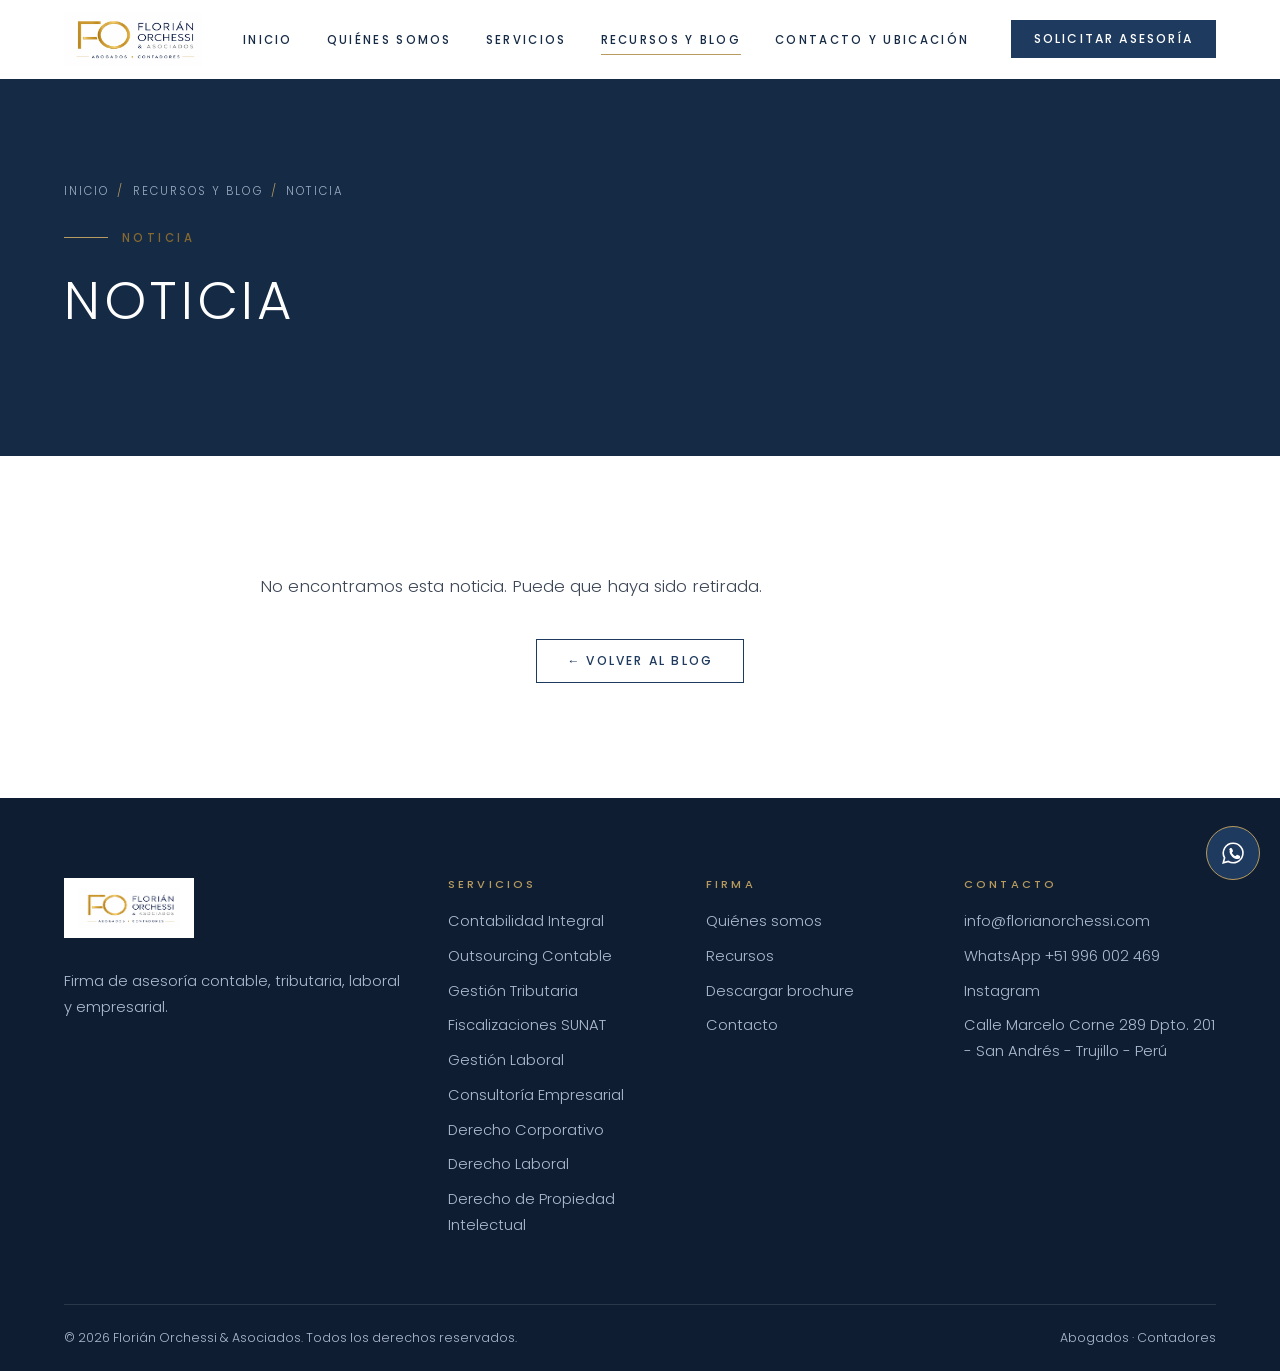
<file: noticia.html>
<!DOCTYPE html>
<html lang="es" class="no-js">
<head>
<meta charset="UTF-8">
<meta name="viewport" content="width=device-width,initial-scale=1">
<title>Noticia | Florián Orchessi & Asociados</title>
<meta name="description" content="Noticias y artículos de Florián Orchessi & Asociados.">
<meta name="theme-color" content="#152A45">
<meta property="og:type" content="website"><meta property="og:locale" content="es_PE">
<meta property="og:site_name" content="Florián Orchessi &amp; Asociados">
<meta property="og:title" content="Centro de recursos para empresas y contadores | Florián Orchessi & Asociados"><meta property="og:description" content="Descargue plantillas en Excel y el brochure corporativo de Florián Orchessi & Asociados: planilla de remuneraciones y control de vencimientos SUNAT 2026.">
<meta property="og:url" content="https://TU-USUARIO.github.io/TU-REPOSITORIO/recursos.html"><meta property="og:image" content="https://TU-USUARIO.github.io/TU-REPOSITORIO/assets/images/edificio-corporativo.jpg">
<link rel="icon" href="logo.png">
<link rel="preconnect" href="https://fonts.googleapis.com"><link rel="preconnect" href="https://fonts.gstatic.com" crossorigin>
<link href="https://fonts.googleapis.com/css2?family=Poppins:wght@200;300;400;500&display=swap" rel="stylesheet">
<link rel="stylesheet" href="style.css"><link rel="stylesheet" href="blog.css">
</head><body>
<a class="skip" href="#main">Saltar al contenido</a>
<header class="nav"><div class="wrap nav-in">
<a class="logo" href="index.html" aria-label="Florián Orchessi &amp; Asociados — Inicio"><img src="logo.png" alt="Florián Orchessi &amp; Asociados, Abogados y Contadores" width="137" height="54"></a>
<ul class="menu" id="menu"><li><a href="index.html">Inicio</a></li><li><a href="quienes-somos.html">Quiénes somos</a></li><li><a href="index.html#servicios">Servicios</a></li><li><a href="recursos.html" aria-current=page >Recursos y Blog</a></li><li><a href="index.html#contacto">Contacto y ubicación</a></li></ul>
<a class="btn" href="index.html#contacto">Solicitar asesoría</a>
<button class="burger" type="button" aria-label="Abrir menú" aria-expanded="false" aria-controls="menu"><span></span><span></span><span></span></button>
</div></header>
<main id="main">

<section class="ph-hero" style="padding:0"><div class="wrap" style="padding:clamp(60px,8vw,110px) 0"><p class="crumbs"><a href="index.html">Inicio</a><span>/</span><a href="recursos.html">Recursos y blog</a><span>/</span>Noticia</p><span class="kicker" id="n-cat">Noticia</span><h1 id="n-titulo" style="max-width:20ch">Noticia</h1><p class="lead" id="n-fecha"></p></div></section>
<section><div class="wrap"><article class="articulo" id="n-cuerpo"><p>Cargando…</p></article>
<div class="actions" style="justify-content:center"><a class="btn line" href="recursos.html#blog">← Volver al blog</a></div></div></section>
</main>
<footer><div class="wrap"><div class="f-grid">
<div><a class="f-logo" href="index.html"><img src="logo.png" alt="Florián Orchessi &amp; Asociados" width="102" height="40"></a>
<p>Firma de asesoría contable, tributaria, laboral y empresarial.</p></div>
<div><h4>Servicios</h4><ul><li><a href="contabilidad-integral.html">Contabilidad Integral</a></li><li><a href="outsourcing-contable.html">Outsourcing Contable</a></li><li><a href="gestion-tributaria.html">Gestión Tributaria</a></li><li><a href="fiscalizaciones-sunat.html">Fiscalizaciones SUNAT</a></li><li><a href="gestion-laboral.html">Gestión Laboral</a></li><li><a href="consultoria-empresarial.html">Consultoría Empresarial</a></li><li><a href="derecho-corporativo.html">Derecho Corporativo</a></li><li><a href="derecho-laboral.html">Derecho Laboral</a></li><li><a href="derecho-propiedad-intelectual.html">Derecho de Propiedad Intelectual</a></li></ul></div>
<div><h4>Firma</h4><ul><li><a href="quienes-somos.html">Quiénes somos</a></li><li><a href="recursos.html">Recursos</a></li><li><a href="assets/docs/Brochure-Florian-Orchessi-Asociados.pdf" download>Descargar brochure</a></li><li><a href="index.html#contacto">Contacto</a></li></ul></div>
<div><h4>Contacto</h4><ul><li><a href="mailto:info@florianorchessi.com">info@florianorchessi.com</a></li><li><a href="https://wa.me/51996002469" target="_blank" rel="noopener">WhatsApp +51 996 002 469</a></li><li><a href="https://www.instagram.com/florianorchessicontadores/" target="_blank" rel="noopener">Instagram</a></li><li>Calle Marcelo Corne 289 Dpto. 201 - San Andrés - Trujillo - Perú</li></ul></div>
</div>
<div class="f-bot"><span>© 2026 Florián Orchessi &amp; Asociados. Todos los derechos reservados.</span><span>Abogados · Contadores</span></div></div></footer>
<a class="wa" href="https://wa.me/51996002469?text=Hola%2C%20quiero%20más%20información%20sobre%20sus%20servicios" target="_blank" rel="noopener" aria-label="Escribir por WhatsApp"><svg viewBox="0 0 24 24" aria-hidden="true"><path d="M12 3a9 9 0 0 0-7.8 13.4L3 21l4.7-1.2A9 9 0 1 0 12 3Z" fill="none" stroke="currentColor" stroke-width="1.5"/><path d="M8.5 8.7c.2-.7 1-1.4 1.7-1.3.4 0 .8.3 1.1 1l.6 1.3c.2.4.1.8-.2 1.1l-.5.6c-.2.2-.2.5 0 .8.6 1 1.6 2 2.6 2.5.3.2.6.1.8-.1l.6-.6c.3-.3.7-.4 1.1-.2l1.3.6c.6.3 1 .7 1 1.2.1.8-.6 1.5-1.3 1.8-1.9.7-4.3-.2-6.1-2-1.8-1.8-2.8-4.1-2.2-5.9Z" fill="currentColor"/></svg></a>
<script src="script.js"></script>
<script src="blog.js"></script>
</body></html>
</file>
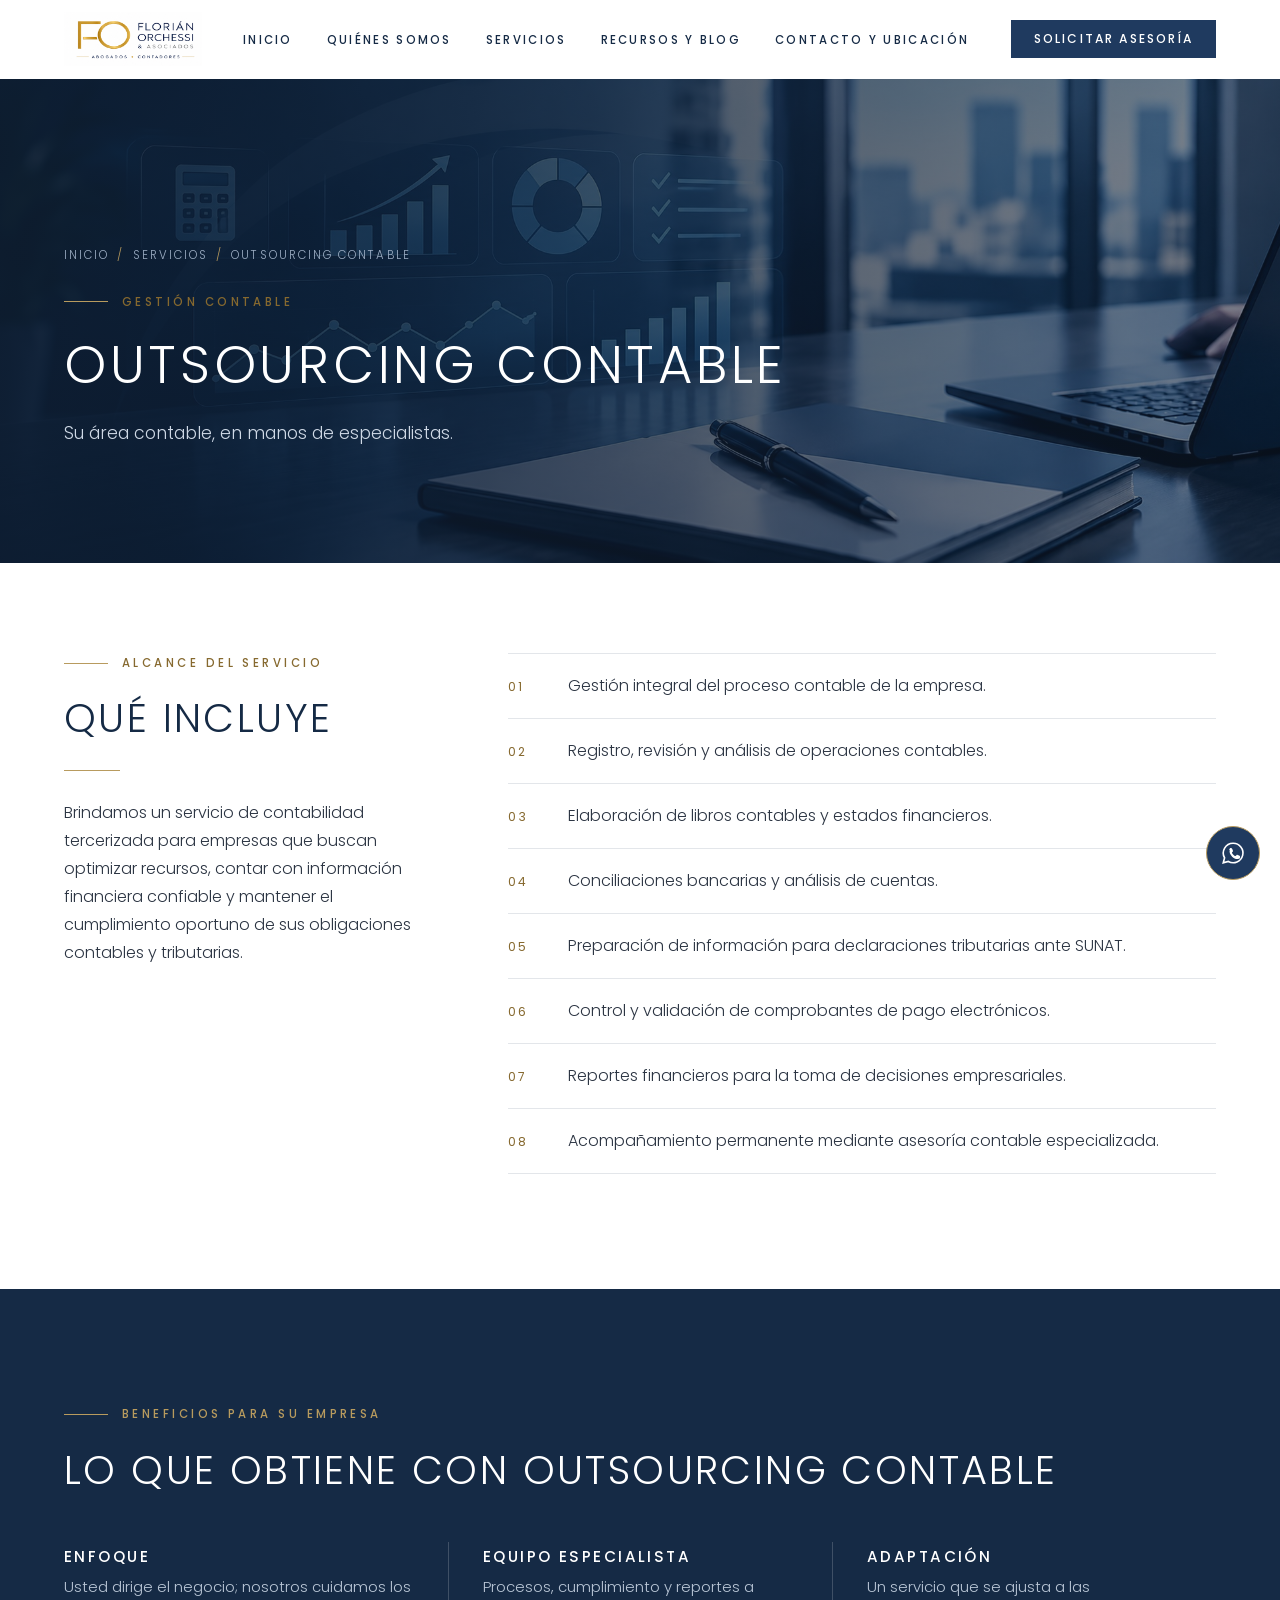
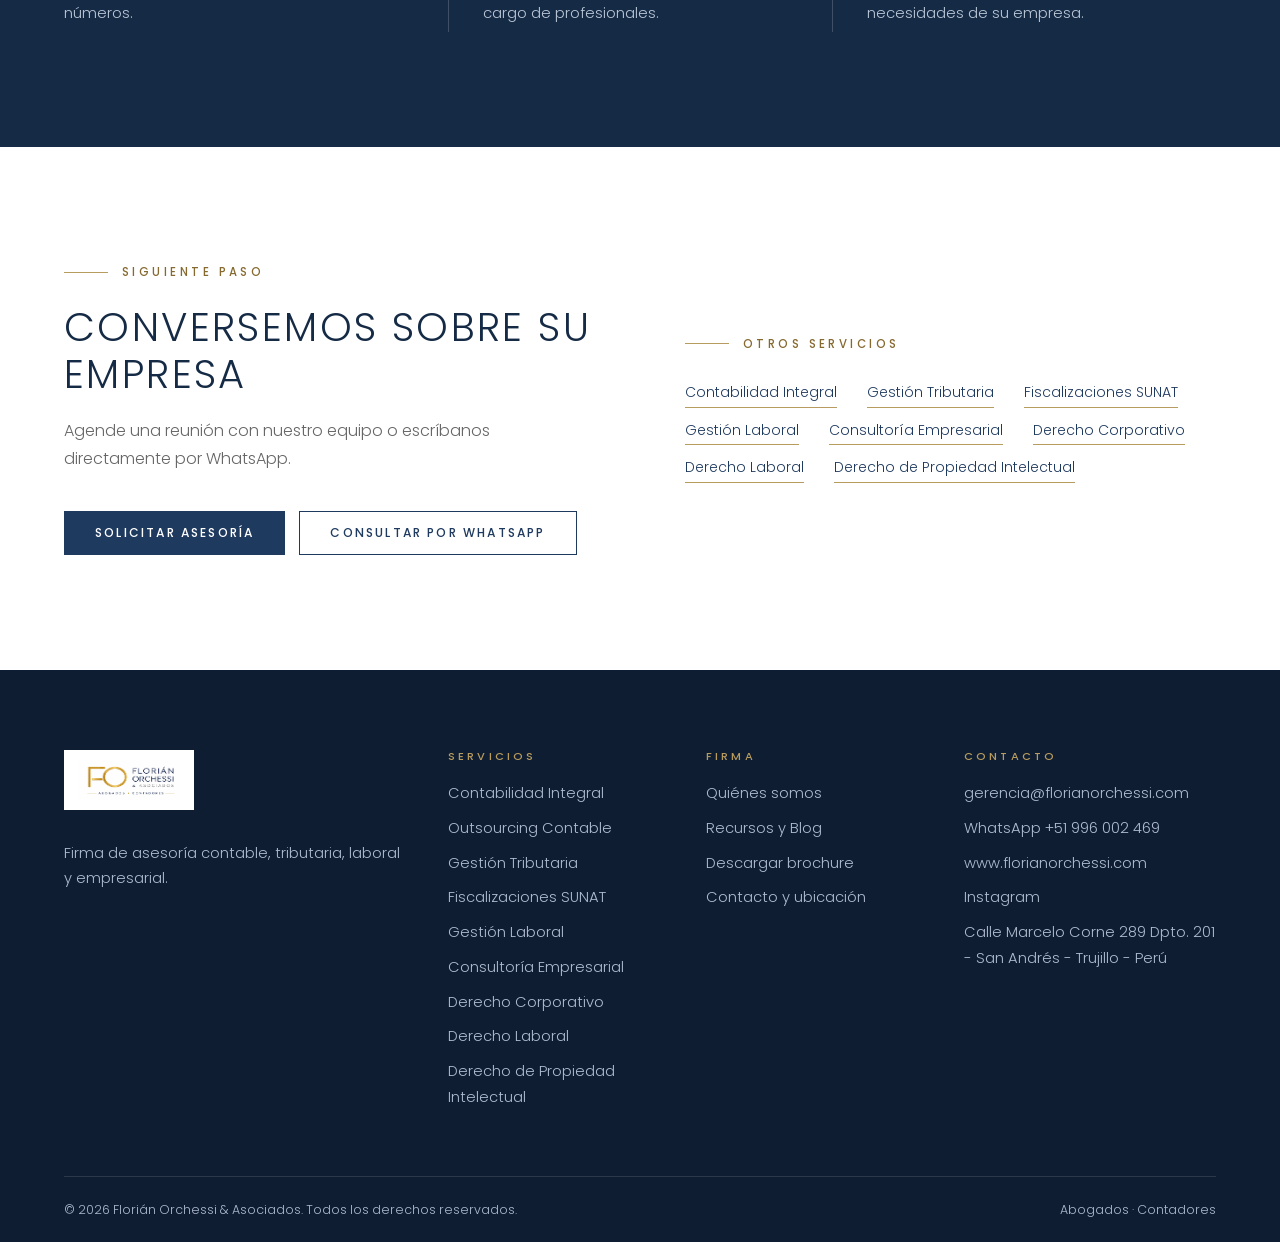
<file: outsourcing-contable.html>
<!DOCTYPE html>
<html lang="es" class="no-js">
<head>
<meta charset="UTF-8">
<meta name="viewport" content="width=device-width,initial-scale=1">
<title>Outsourcing Contable en Trujillo, Perú | Florián Orchessi & Asociados</title>
<meta name="description" content="Outsourcing Contable: Delegue la gestión contable en un equipo especialista y enfóquese en su negocio. Firma de abogados y contadores en Trujillo, Perú.">
<meta name="theme-color" content="#152A45">
<link rel="canonical" href="https://www.florianorchessi.com/outsourcing-contable.html">
<meta property="og:type" content="website"><meta property="og:locale" content="es_PE">
<meta property="og:site_name" content="Florián Orchessi &amp; Asociados">
<meta property="og:title" content="Outsourcing Contable en Trujillo, Perú | Florián Orchessi & Asociados"><meta property="og:description" content="Outsourcing Contable: Delegue la gestión contable en un equipo especialista y enfóquese en su negocio. Firma de abogados y contadores en Trujillo, Perú.">
<meta property="og:url" content="https://www.florianorchessi.com/outsourcing-contable.html"><meta property="og:image" content="https://www.florianorchessi.com/assets/images/edificio-corporativo.jpg">
<link rel="icon" href="logo.png">
<link rel="preconnect" href="https://fonts.googleapis.com"><link rel="preconnect" href="https://fonts.gstatic.com" crossorigin>
<link href="https://fonts.googleapis.com/css2?family=Poppins:wght@200;300;400;500&display=swap" rel="stylesheet">
<link rel="stylesheet" href="style.css">
</head><body>
<a class="skip" href="#main">Saltar al contenido</a>
<header class="nav"><div class="wrap nav-in">
<a class="logo" href="index.html" aria-label="Florián Orchessi &amp; Asociados — Inicio"><img src="logo.png" alt="Florián Orchessi &amp; Asociados, Abogados y Contadores" width="137" height="54"></a>
<ul class="menu" id="menu"><li><a href="index.html">Inicio</a></li><li><a href="quienes-somos.html">Quiénes somos</a></li><li><a href="index.html#servicios">Servicios</a></li><li><a href="recursos.html">Recursos y Blog</a></li><li><a href="index.html#contacto">Contacto y ubicación</a></li></ul>
<a class="btn" href="index.html#contacto">Solicitar asesoría</a>
<button class="burger" type="button" aria-label="Abrir menú" aria-expanded="false" aria-controls="menu"><span></span><span></span><span></span></button>
</div></header>
<main id="main">
<section class="ph-hero hv-b" style="padding:0;background-image:url(assets/images/escritorio-laptop.jpg)" role="img" aria-label="Escritorio ejecutivo con laptop y libreta"><div class="wrap"><p class="crumbs"><a href="index.html">Inicio</a><span>/</span><a href="index.html#servicios">Servicios</a><span>/</span>Outsourcing Contable</p><span class="kicker">Gestión Contable</span><h1>Outsourcing Contable</h1><p class="lead">Su área contable, en manos de especialistas.</p></div></section>
<section style="padding-top:clamp(60px,7vw,100px)"><div class="wrap"><div class="scope"><div class="rv"><span class="kicker">Alcance del servicio</span><h2>Qué incluye</h2><div class="rule"></div><p>Brindamos un servicio de contabilidad tercerizada para empresas que buscan optimizar recursos, contar con información financiera confiable y mantener el cumplimiento oportuno de sus obligaciones contables y tributarias.</p></div>
<ul class="scope-list rv"><li><b>01</b><span>Gestión integral del proceso contable de la empresa.</span></li><li><b>02</b><span>Registro, revisión y análisis de operaciones contables.</span></li><li><b>03</b><span>Elaboración de libros contables y estados financieros.</span></li><li><b>04</b><span>Conciliaciones bancarias y análisis de cuentas.</span></li><li><b>05</b><span>Preparación de información para declaraciones tributarias ante SUNAT.</span></li><li><b>06</b><span>Control y validación de comprobantes de pago electrónicos.</span></li><li><b>07</b><span>Reportes financieros para la toma de decisiones empresariales.</span></li><li><b>08</b><span>Acompañamiento permanente mediante asesoría contable especializada.</span></li></ul></div></div></section>
<section class="dark"><div class="wrap"><div class="rv"><span class="kicker">Beneficios para su empresa</span><h2>Lo que obtiene con Outsourcing Contable</h2></div><div class="benefits"><div class="rv"><h3 style="color:#fff">Enfoque</h3><p>Usted dirige el negocio; nosotros cuidamos los números.</p></div><div class="rv"><h3 style="color:#fff">Equipo especialista</h3><p>Procesos, cumplimiento y reportes a cargo de profesionales.</p></div><div class="rv"><h3 style="color:#fff">Adaptación</h3><p>Un servicio que se ajusta a las necesidades de su empresa.</p></div></div></div></section>
<section><div class="wrap split"><div class="rv"><span class="kicker">Siguiente paso</span><h2>Conversemos sobre su empresa</h2><p style="margin-top:18px">Agende una reunión con nuestro equipo o escríbanos directamente por WhatsApp.</p>
<div class="actions"><a class="btn" href="index.html#contacto">Solicitar asesoría</a><a class="btn line" target="_blank" rel="noopener" href="https://wa.me/51996002469?text=Hola%2C%20quiero%20consultar%20sobre%20Outsourcing%20Contable">Consultar por WhatsApp</a></div></div>
<div class="rv"><span class="kicker">Otros servicios</span><div class="others"><a href="contabilidad-integral.html">Contabilidad Integral</a><a href="gestion-tributaria.html">Gestión Tributaria</a><a href="fiscalizaciones-sunat.html">Fiscalizaciones SUNAT</a><a href="gestion-laboral.html">Gestión Laboral</a><a href="consultoria-empresarial.html">Consultoría Empresarial</a><a href="derecho-corporativo.html">Derecho Corporativo</a><a href="derecho-laboral.html">Derecho Laboral</a><a href="derecho-propiedad-intelectual.html">Derecho de Propiedad Intelectual</a></div></div></div></section></main>
<footer><div class="wrap"><div class="f-grid">
<div><a class="f-logo" href="index.html"><img src="logo.png" alt="Florián Orchessi &amp; Asociados" width="102" height="40"></a>
<p>Firma de asesoría contable, tributaria, laboral y empresarial.</p></div>
<div><h4>Servicios</h4><ul><li><a href="contabilidad-integral.html">Contabilidad Integral</a></li><li><a href="outsourcing-contable.html">Outsourcing Contable</a></li><li><a href="gestion-tributaria.html">Gestión Tributaria</a></li><li><a href="fiscalizaciones-sunat.html">Fiscalizaciones SUNAT</a></li><li><a href="gestion-laboral.html">Gestión Laboral</a></li><li><a href="consultoria-empresarial.html">Consultoría Empresarial</a></li><li><a href="derecho-corporativo.html">Derecho Corporativo</a></li><li><a href="derecho-laboral.html">Derecho Laboral</a></li><li><a href="derecho-propiedad-intelectual.html">Derecho de Propiedad Intelectual</a></li></ul></div>
<div><h4>Firma</h4><ul><li><a href="quienes-somos.html">Quiénes somos</a></li><li><a href="recursos.html">Recursos y Blog</a></li><li><a href="assets/docs/Brochure-Florian-Orchessi-Asociados.pdf" download>Descargar brochure</a></li><li><a href="index.html#contacto">Contacto y ubicación</a></li></ul></div>
<div><h4>Contacto</h4><ul><li><a href="mailto:gerencia@florianorchessi.com">gerencia@florianorchessi.com</a></li><li><a href="https://wa.me/51996002469" target="_blank" rel="noopener">WhatsApp +51 996 002 469</a></li><li><a href="https://www.florianorchessi.com/">www.florianorchessi.com</a></li><li><a href="https://www.instagram.com/florianorchessicontadores/" target="_blank" rel="noopener">Instagram</a></li><li>Calle Marcelo Corne 289 Dpto. 201 - San Andrés - Trujillo - Perú</li></ul></div>
</div>
<div class="f-bot"><span>© 2026 Florián Orchessi &amp; Asociados. Todos los derechos reservados.</span><span>Abogados · Contadores</span></div></div></footer>
<a class="wa" href="https://wa.me/51996002469?text=Hola%2C%20quiero%20más%20información%20sobre%20sus%20servicios" target="_blank" rel="noopener" aria-label="Escribir por WhatsApp"><svg viewBox="0 0 24 24" aria-hidden="true"><path d="M12 3a9 9 0 0 0-7.8 13.4L3 21l4.7-1.2A9 9 0 1 0 12 3Z" fill="none" stroke="currentColor" stroke-width="1.5"/><path d="M8.5 8.7c.2-.7 1-1.4 1.7-1.3.4 0 .8.3 1.1 1l.6 1.3c.2.4.1.8-.2 1.1l-.5.6c-.2.2-.2.5 0 .8.6 1 1.6 2 2.6 2.5.3.2.6.1.8-.1l.6-.6c.3-.3.7-.4 1.1-.2l1.3.6c.6.3 1 .7 1 1.2.1.8-.6 1.5-1.3 1.8-1.9.7-4.3-.2-6.1-2-1.8-1.8-2.8-4.1-2.2-5.9Z" fill="currentColor"/></svg></a>
<script src="script.js"></script>
</body></html>
</file>
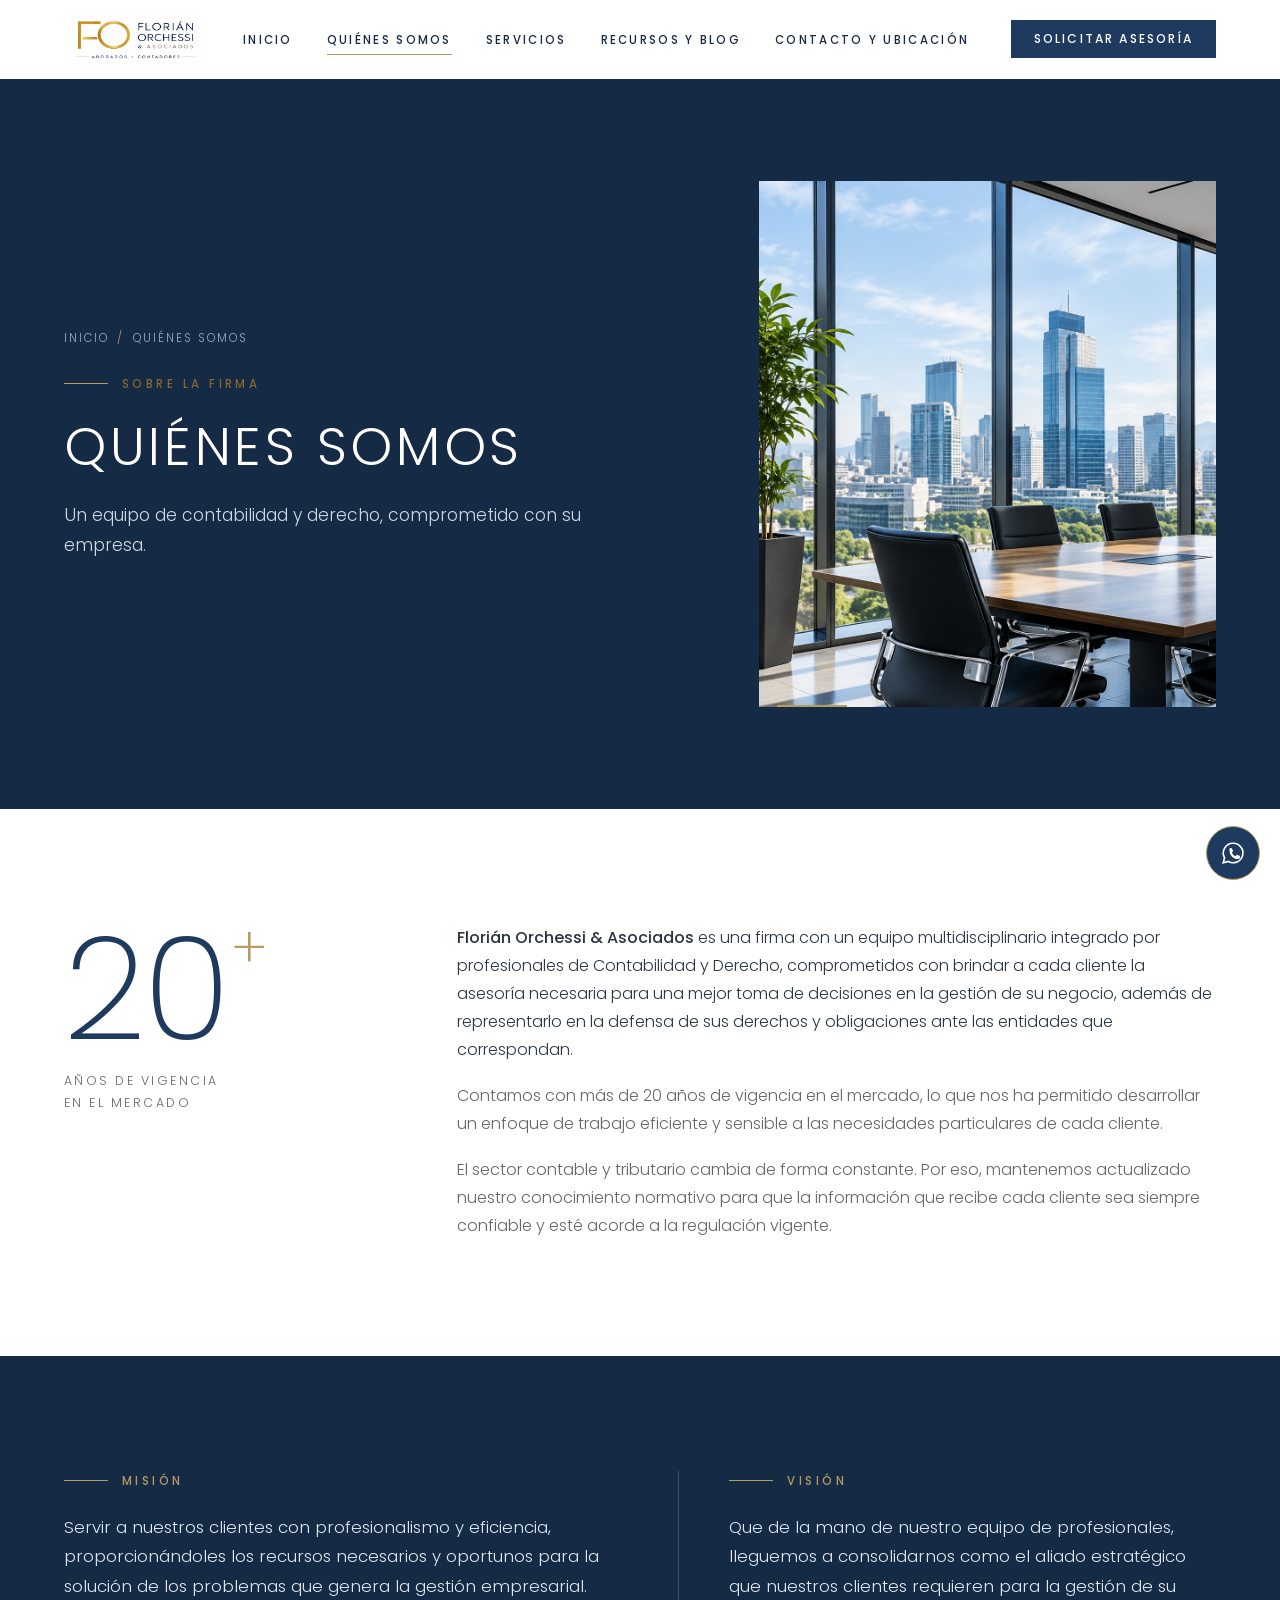
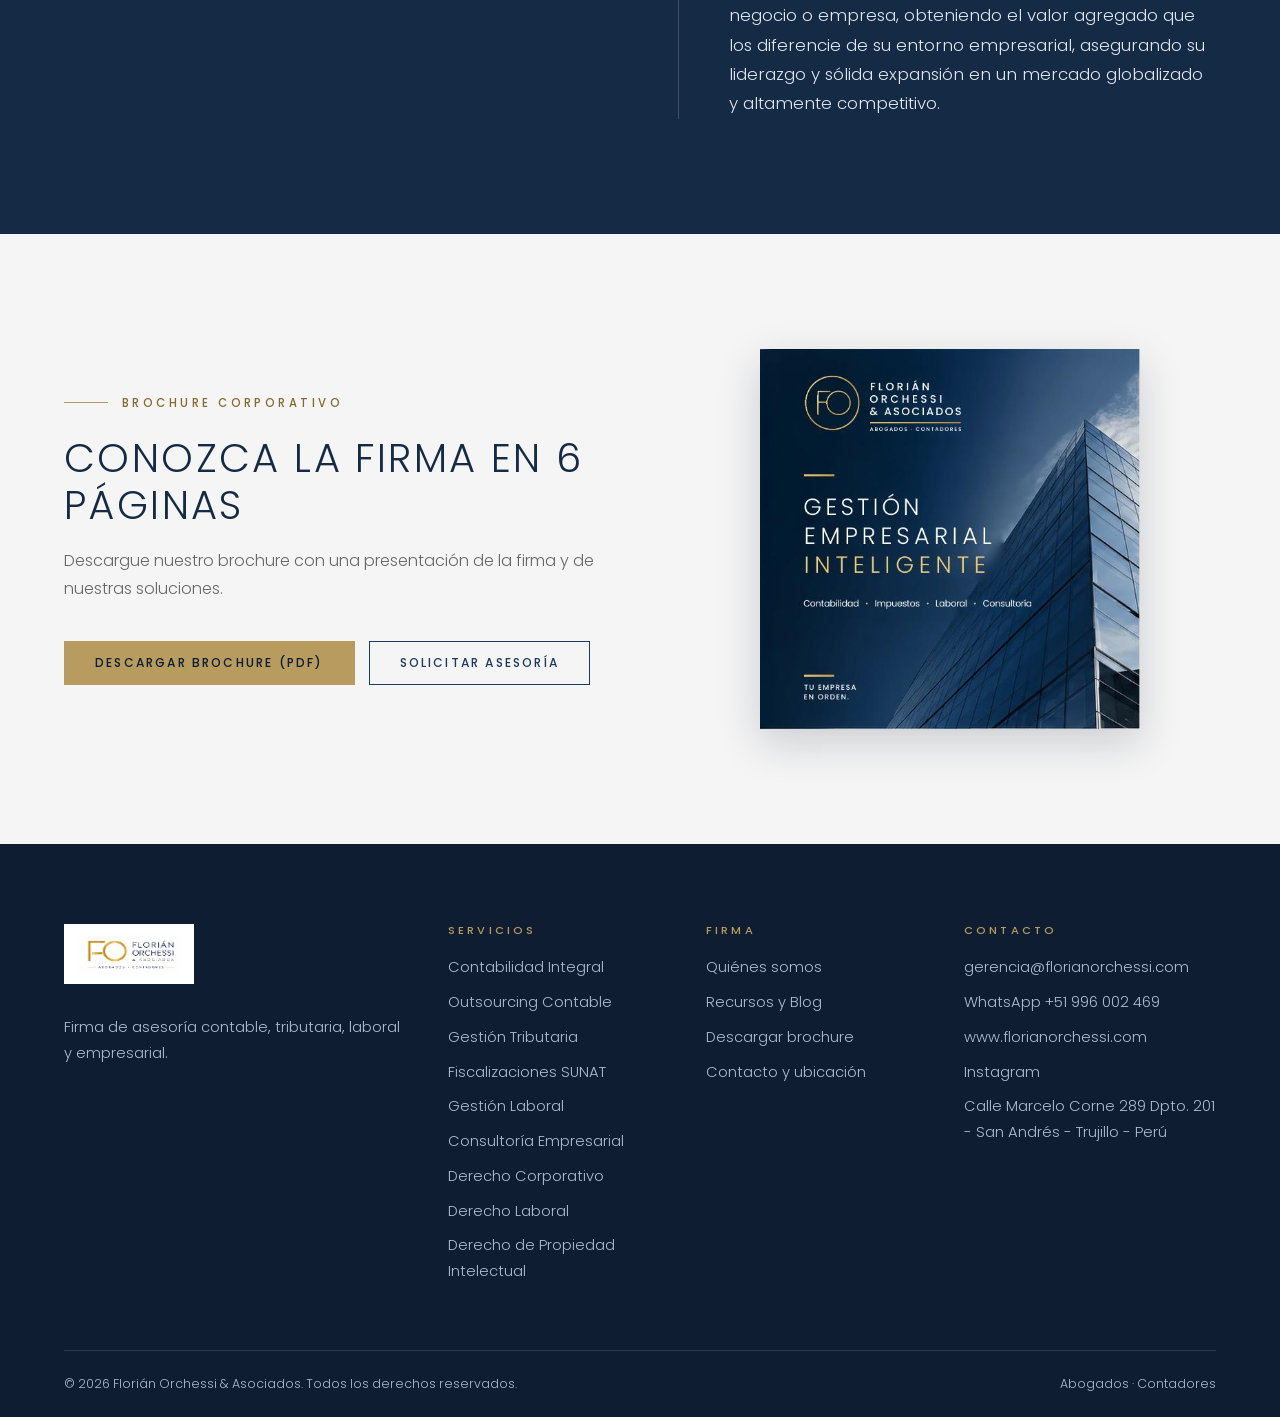
<file: quienes-somos.html>
<!DOCTYPE html>
<html lang="es" class="no-js">
<head>
<meta charset="UTF-8">
<meta name="viewport" content="width=device-width,initial-scale=1">
<title>Quiénes somos | Florián Orchessi & Asociados – Abogados y contadores en Trujillo</title>
<meta name="description" content="Equipo multidisciplinario de contabilidad y derecho con más de 20 años de vigencia, aliado estratégico para la gestión de su empresa en Trujillo, Perú.">
<meta name="theme-color" content="#152A45">
<link rel="canonical" href="https://www.florianorchessi.com/quienes-somos.html">
<meta property="og:type" content="website"><meta property="og:locale" content="es_PE">
<meta property="og:site_name" content="Florián Orchessi &amp; Asociados">
<meta property="og:title" content="Quiénes somos | Florián Orchessi & Asociados – Abogados y contadores en Trujillo"><meta property="og:description" content="Equipo multidisciplinario de contabilidad y derecho con más de 20 años de vigencia, aliado estratégico para la gestión de su empresa en Trujillo, Perú.">
<meta property="og:url" content="https://www.florianorchessi.com/quienes-somos.html"><meta property="og:image" content="https://www.florianorchessi.com/assets/images/edificio-corporativo.jpg">
<link rel="icon" href="logo.png">
<link rel="preconnect" href="https://fonts.googleapis.com"><link rel="preconnect" href="https://fonts.gstatic.com" crossorigin>
<link href="https://fonts.googleapis.com/css2?family=Poppins:wght@200;300;400;500&display=swap" rel="stylesheet">
<link rel="stylesheet" href="style.css">
</head><body>
<a class="skip" href="#main">Saltar al contenido</a>
<header class="nav"><div class="wrap nav-in">
<a class="logo" href="index.html" aria-label="Florián Orchessi &amp; Asociados — Inicio"><img src="logo.png" alt="Florián Orchessi &amp; Asociados, Abogados y Contadores" width="137" height="54"></a>
<ul class="menu" id="menu"><li><a href="index.html">Inicio</a></li><li><a href="quienes-somos.html" aria-current=page>Quiénes somos</a></li><li><a href="index.html#servicios">Servicios</a></li><li><a href="recursos.html">Recursos y Blog</a></li><li><a href="index.html#contacto">Contacto y ubicación</a></li></ul>
<a class="btn" href="index.html#contacto">Solicitar asesoría</a>
<button class="burger" type="button" aria-label="Abrir menú" aria-expanded="false" aria-controls="menu"><span></span><span></span><span></span></button>
</div></header>
<main id="main">

<section class="ph-hero hv-a" style="padding:0"><div class="wrap"><div><p class="crumbs"><a href="index.html">Inicio</a><span>/</span>Quiénes somos</p><span class="kicker">Sobre la firma</span><h1>Quiénes somos</h1><p class="lead">Un equipo de contabilidad y derecho, comprometido con su empresa.</p></div><div class="ph "><img src="assets/images/sala-de-reuniones.jpg" alt="Sala de reuniones ejecutiva con vista a la ciudad" decoding="async"></div></div></section>
<section><div class="wrap exp"><div class="rv"><div class="big">20<sup>+</sup></div><p class="exp-cap">Años de vigencia en el mercado</p></div>
<div class="rv"><p style="margin-bottom:18px"><strong style="font-weight:500">Florián Orchessi &amp; Asociados</strong> es una firma con un equipo multidisciplinario integrado por profesionales de Contabilidad y Derecho, comprometidos con brindar a cada cliente la asesoría necesaria para una mejor toma de decisiones en la gestión de su negocio, además de representarlo en la defensa de sus derechos y obligaciones ante las entidades que correspondan.</p>
<p style="margin-bottom:18px;color:var(--gray)">Contamos con más de 20 años de vigencia en el mercado, lo que nos ha permitido desarrollar un enfoque de trabajo eficiente y sensible a las necesidades particulares de cada cliente.</p>
<p style="color:var(--gray)">El sector contable y tributario cambia de forma constante. Por eso, mantenemos actualizado nuestro conocimiento normativo para que la información que recibe cada cliente sea siempre confiable y esté acorde a la regulación vigente.</p></div></div></section>
<section class="dark"><div class="wrap mv"><div class="rv"><span class="kicker">Misión</span><p style="font-size:1.05rem;color:#dfe6ef">Servir a nuestros clientes con profesionalismo y eficiencia, proporcionándoles los recursos necesarios y oportunos para la solución de los problemas que genera la gestión empresarial.</p></div>
<div class="rv"><span class="kicker">Visión</span><p style="font-size:1.05rem;color:#dfe6ef">Que de la mano de nuestro equipo de profesionales, lleguemos a consolidarnos como el aliado estratégico que nuestros clientes requieren para la gestión de su negocio o empresa, obteniendo el valor agregado que los diferencie de su entorno empresarial, asegurando su liderazgo y sólida expansión en un mercado globalizado y altamente competitivo.</p></div></div></section>
<section class="soft"><div class="wrap split"><div class="rv"><span class="kicker">Brochure corporativo</span><h2>Conozca la firma en 6 páginas</h2><p style="margin-top:18px">Descargue nuestro brochure con una presentación de la firma y de nuestras soluciones.</p>
<div class="actions"><a class="btn gold" href="assets/docs/Brochure-Florian-Orchessi-Asociados.pdf" download>Descargar brochure (PDF)</a><a class="btn line" href="index.html#contacto">Solicitar asesoría</a></div></div>
<div class="rv"><img src="assets/images/brochure-portada-1.jpg" alt="Portada del brochure de Florián Orchessi & Asociados" loading="lazy" style="width:100%;max-width:380px;margin:auto;box-shadow:0 14px 40px rgba(14,29,49,.18)"></div></div></section>
</main>
<footer><div class="wrap"><div class="f-grid">
<div><a class="f-logo" href="index.html"><img src="logo.png" alt="Florián Orchessi &amp; Asociados" width="102" height="40"></a>
<p>Firma de asesoría contable, tributaria, laboral y empresarial.</p></div>
<div><h4>Servicios</h4><ul><li><a href="contabilidad-integral.html">Contabilidad Integral</a></li><li><a href="outsourcing-contable.html">Outsourcing Contable</a></li><li><a href="gestion-tributaria.html">Gestión Tributaria</a></li><li><a href="fiscalizaciones-sunat.html">Fiscalizaciones SUNAT</a></li><li><a href="gestion-laboral.html">Gestión Laboral</a></li><li><a href="consultoria-empresarial.html">Consultoría Empresarial</a></li><li><a href="derecho-corporativo.html">Derecho Corporativo</a></li><li><a href="derecho-laboral.html">Derecho Laboral</a></li><li><a href="derecho-propiedad-intelectual.html">Derecho de Propiedad Intelectual</a></li></ul></div>
<div><h4>Firma</h4><ul><li><a href="quienes-somos.html">Quiénes somos</a></li><li><a href="recursos.html">Recursos y Blog</a></li><li><a href="assets/docs/Brochure-Florian-Orchessi-Asociados.pdf" download>Descargar brochure</a></li><li><a href="index.html#contacto">Contacto y ubicación</a></li></ul></div>
<div><h4>Contacto</h4><ul><li><a href="mailto:gerencia@florianorchessi.com">gerencia@florianorchessi.com</a></li><li><a href="https://wa.me/51996002469" target="_blank" rel="noopener">WhatsApp +51 996 002 469</a></li><li><a href="https://www.florianorchessi.com/">www.florianorchessi.com</a></li><li><a href="https://www.instagram.com/florianorchessicontadores/" target="_blank" rel="noopener">Instagram</a></li><li>Calle Marcelo Corne 289 Dpto. 201 - San Andrés - Trujillo - Perú</li></ul></div>
</div>
<div class="f-bot"><span>© 2026 Florián Orchessi &amp; Asociados. Todos los derechos reservados.</span><span>Abogados · Contadores</span></div></div></footer>
<a class="wa" href="https://wa.me/51996002469?text=Hola%2C%20quiero%20más%20información%20sobre%20sus%20servicios" target="_blank" rel="noopener" aria-label="Escribir por WhatsApp"><svg viewBox="0 0 24 24" aria-hidden="true"><path d="M12 3a9 9 0 0 0-7.8 13.4L3 21l4.7-1.2A9 9 0 1 0 12 3Z" fill="none" stroke="currentColor" stroke-width="1.5"/><path d="M8.5 8.7c.2-.7 1-1.4 1.7-1.3.4 0 .8.3 1.1 1l.6 1.3c.2.4.1.8-.2 1.1l-.5.6c-.2.2-.2.5 0 .8.6 1 1.6 2 2.6 2.5.3.2.6.1.8-.1l.6-.6c.3-.3.7-.4 1.1-.2l1.3.6c.6.3 1 .7 1 1.2.1.8-.6 1.5-1.3 1.8-1.9.7-4.3-.2-6.1-2-1.8-1.8-2.8-4.1-2.2-5.9Z" fill="currentColor"/></svg></a>
<script src="script.js"></script>
</body></html>
</file>
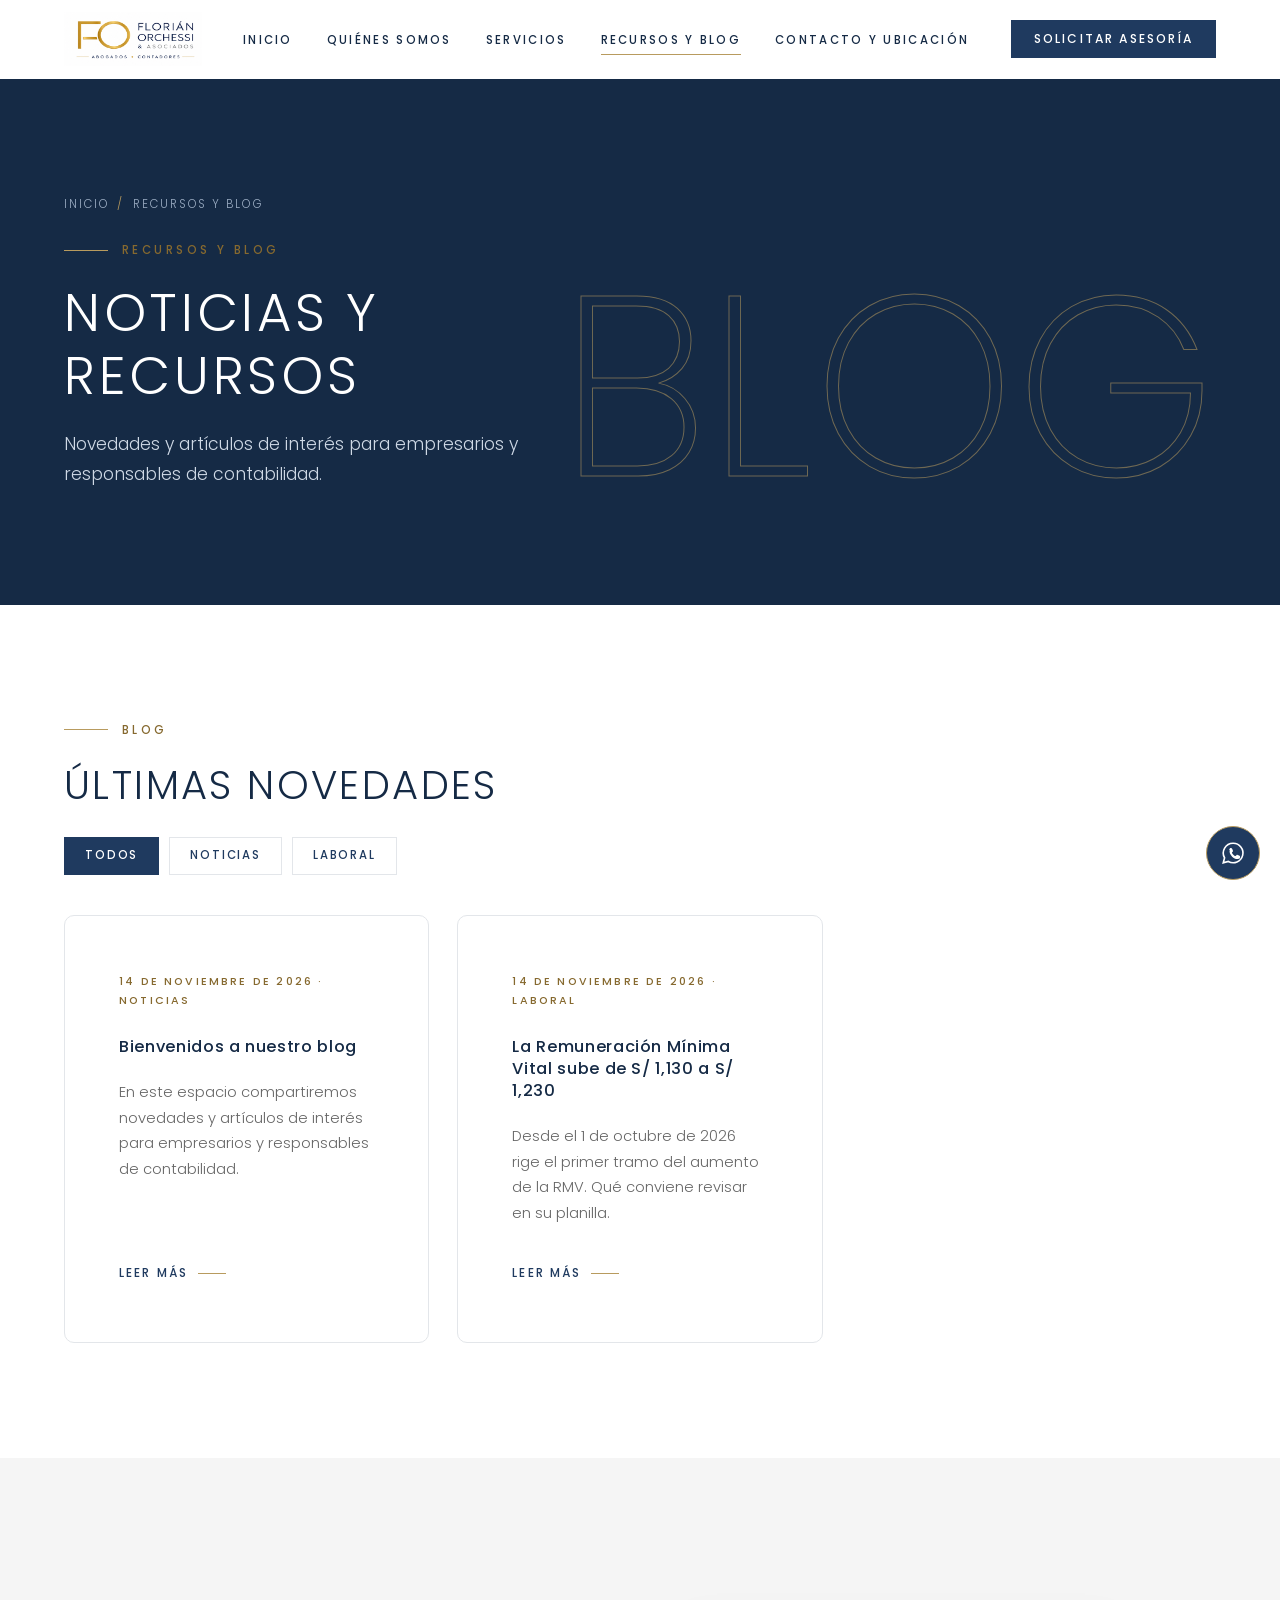
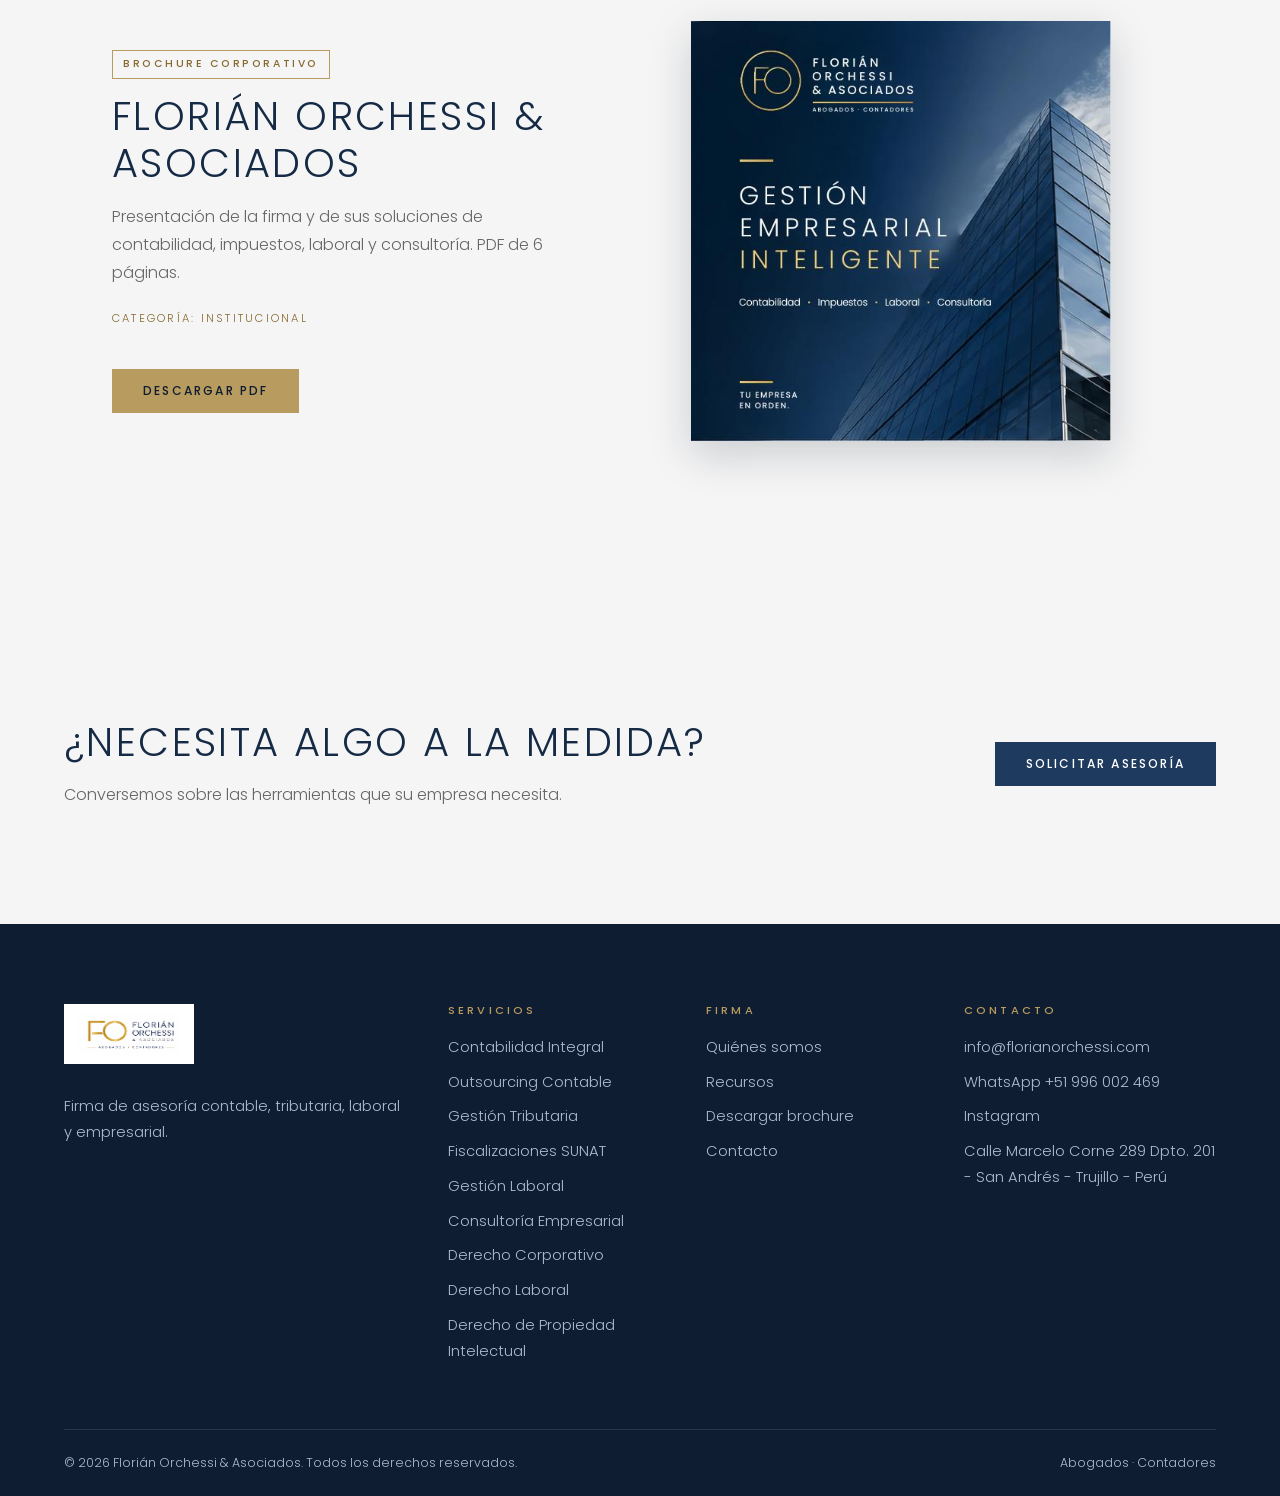
<file: recursos.html>
<!DOCTYPE html>
<html lang="es" class="no-js">
<head>
<meta charset="UTF-8">
<meta name="viewport" content="width=device-width,initial-scale=1">
<title>Recursos y blog | Florián Orchessi & Asociados</title>
<meta name="description" content="Novedades y artículos de interés para empresarios y responsables de contabilidad, y el brochure corporativo de Florián Orchessi & Asociados.">
<meta name="theme-color" content="#152A45">
<meta property="og:type" content="website"><meta property="og:locale" content="es_PE">
<meta property="og:site_name" content="Florián Orchessi &amp; Asociados">
<meta property="og:title" content="Centro de recursos para empresas y contadores | Florián Orchessi & Asociados"><meta property="og:description" content="Descargue plantillas en Excel y el brochure corporativo de Florián Orchessi & Asociados: planilla de remuneraciones y control de vencimientos SUNAT 2026.">
<meta property="og:url" content="https://TU-USUARIO.github.io/TU-REPOSITORIO/recursos.html"><meta property="og:image" content="https://TU-USUARIO.github.io/TU-REPOSITORIO/assets/images/edificio-corporativo.jpg">
<link rel="icon" href="logo.png">
<link rel="preconnect" href="https://fonts.googleapis.com"><link rel="preconnect" href="https://fonts.gstatic.com" crossorigin>
<link href="https://fonts.googleapis.com/css2?family=Poppins:wght@200;300;400;500&display=swap" rel="stylesheet">
<link rel="stylesheet" href="style.css"><link rel="stylesheet" href="blog.css">
</head><body>
<a class="skip" href="#main">Saltar al contenido</a>
<header class="nav"><div class="wrap nav-in">
<a class="logo" href="index.html" aria-label="Florián Orchessi &amp; Asociados — Inicio"><img src="logo.png" alt="Florián Orchessi &amp; Asociados, Abogados y Contadores" width="137" height="54"></a>
<ul class="menu" id="menu"><li><a href="index.html">Inicio</a></li><li><a href="quienes-somos.html">Quiénes somos</a></li><li><a href="index.html#servicios">Servicios</a></li><li><a href="recursos.html" aria-current=page>Recursos y Blog</a></li><li><a href="index.html#contacto">Contacto y ubicación</a></li></ul>
<a class="btn" href="index.html#contacto">Solicitar asesoría</a>
<button class="burger" type="button" aria-label="Abrir menú" aria-expanded="false" aria-controls="menu"><span></span><span></span><span></span></button>
</div></header>
<main id="main">

<section class="ph-hero hv-c" style="padding:0"><div class="wrap"><div><p class="crumbs"><a href="index.html">Inicio</a><span>/</span>Recursos y blog</p><span class="kicker">Recursos y blog</span><h1>Noticias y recursos</h1><p class="lead">Novedades y artículos de interés para empresarios y responsables de contabilidad.</p></div><div class="num" aria-hidden="true">BLOG</div></div></section>
<section id="blog"><div class="wrap">
<div class="sec-head rv" style="margin-bottom:0"><span class="kicker">Blog</span><h2>Últimas novedades</h2></div>
<div class="blog-filtros" id="blog-filtros"></div>
<div class="posts" id="blog-lista"></div>
<p class="blog-vacio" id="blog-vacio" hidden>Pronto publicaremos nuestras primeras noticias.</p>
<p class="blog-error" id="blog-error" hidden></p>
</div></section>
<section class="soft"><div class="wrap">
<div class="res-feat rv"><div><span class="tag">Brochure corporativo</span><h2>Florián Orchessi &amp; Asociados</h2><p style="margin:16px 0;color:var(--gray)">Presentación de la firma y de sus soluciones de contabilidad, impuestos, laboral y consultoría. PDF de 6 páginas.</p><small style="color:var(--gold-t);letter-spacing:.2em;text-transform:uppercase;font-size:.7rem">Categoría: Institucional</small>
<div class="actions"><a class="btn gold" href="assets/docs/Brochure-Florian-Orchessi-Asociados.pdf" download>Descargar PDF</a></div></div>
<img src="assets/images/brochure-portada-1.jpg" alt="Portada del brochure corporativo" loading="lazy"></div>

<!-- DESCARGAS EXCEL (ocultas). Para mostrarlas de nuevo, quita las marcas de comentario de este bloque.
<div class="res-list"><span class="kicker rv">Plantillas en Excel</span><div class="res-row rv"><div><h3>Plantilla de remuneraciones con asiento contable</h3><p>Excel editable (con macros) para el cálculo mensual de la planilla y su asiento contable.</p></div><small>Gestión laboral</small><a class="btn line" href="recursos-archivos/Planilla%20de%20remuneraciones%20con%20asiento%20contable.xlsm" download>Descargar XLSM</a></div><div class="res-row rv"><div><h3>Control de vencimientos SUNAT 2026</h3><p>Excel para controlar los vencimientos según el cronograma de SUNAT.</p></div><small>Gestión tributaria</small><a class="btn line" href="recursos-archivos/ControlvencimientosSunat2026.xlsx" download>Descargar XLSX</a></div></div>

-->
</div></section>
<section class="soft"><div class="wrap join rv"><div><h2>¿Necesita algo a la medida?</h2><p style="margin-top:14px">Conversemos sobre las herramientas que su empresa necesita.</p></div><a class="btn" href="index.html#contacto">Solicitar asesoría</a></div></section>
</main>
<footer><div class="wrap"><div class="f-grid">
<div><a class="f-logo" href="index.html"><img src="logo.png" alt="Florián Orchessi &amp; Asociados" width="102" height="40"></a>
<p>Firma de asesoría contable, tributaria, laboral y empresarial.</p></div>
<div><h4>Servicios</h4><ul><li><a href="contabilidad-integral.html">Contabilidad Integral</a></li><li><a href="outsourcing-contable.html">Outsourcing Contable</a></li><li><a href="gestion-tributaria.html">Gestión Tributaria</a></li><li><a href="fiscalizaciones-sunat.html">Fiscalizaciones SUNAT</a></li><li><a href="gestion-laboral.html">Gestión Laboral</a></li><li><a href="consultoria-empresarial.html">Consultoría Empresarial</a></li><li><a href="derecho-corporativo.html">Derecho Corporativo</a></li><li><a href="derecho-laboral.html">Derecho Laboral</a></li><li><a href="derecho-propiedad-intelectual.html">Derecho de Propiedad Intelectual</a></li></ul></div>
<div><h4>Firma</h4><ul><li><a href="quienes-somos.html">Quiénes somos</a></li><li><a href="recursos.html">Recursos</a></li><li><a href="assets/docs/Brochure-Florian-Orchessi-Asociados.pdf" download>Descargar brochure</a></li><li><a href="index.html#contacto">Contacto</a></li></ul></div>
<div><h4>Contacto</h4><ul><li><a href="mailto:info@florianorchessi.com">info@florianorchessi.com</a></li><li><a href="https://wa.me/51996002469" target="_blank" rel="noopener">WhatsApp +51 996 002 469</a></li><li><a href="https://www.instagram.com/florianorchessicontadores/" target="_blank" rel="noopener">Instagram</a></li><li>Calle Marcelo Corne 289 Dpto. 201 - San Andrés - Trujillo - Perú</li></ul></div>
</div>
<div class="f-bot"><span>© 2026 Florián Orchessi &amp; Asociados. Todos los derechos reservados.</span><span>Abogados · Contadores</span></div></div></footer>
<a class="wa" href="https://wa.me/51996002469?text=Hola%2C%20quiero%20más%20información%20sobre%20sus%20servicios" target="_blank" rel="noopener" aria-label="Escribir por WhatsApp"><svg viewBox="0 0 24 24" aria-hidden="true"><path d="M12 3a9 9 0 0 0-7.8 13.4L3 21l4.7-1.2A9 9 0 1 0 12 3Z" fill="none" stroke="currentColor" stroke-width="1.5"/><path d="M8.5 8.7c.2-.7 1-1.4 1.7-1.3.4 0 .8.3 1.1 1l.6 1.3c.2.4.1.8-.2 1.1l-.5.6c-.2.2-.2.5 0 .8.6 1 1.6 2 2.6 2.5.3.2.6.1.8-.1l.6-.6c.3-.3.7-.4 1.1-.2l1.3.6c.6.3 1 .7 1 1.2.1.8-.6 1.5-1.3 1.8-1.9.7-4.3-.2-6.1-2-1.8-1.8-2.8-4.1-2.2-5.9Z" fill="currentColor"/></svg></a>
<script src="script.js"></script>
<script src="blog.js"></script>
</body></html>
</file>
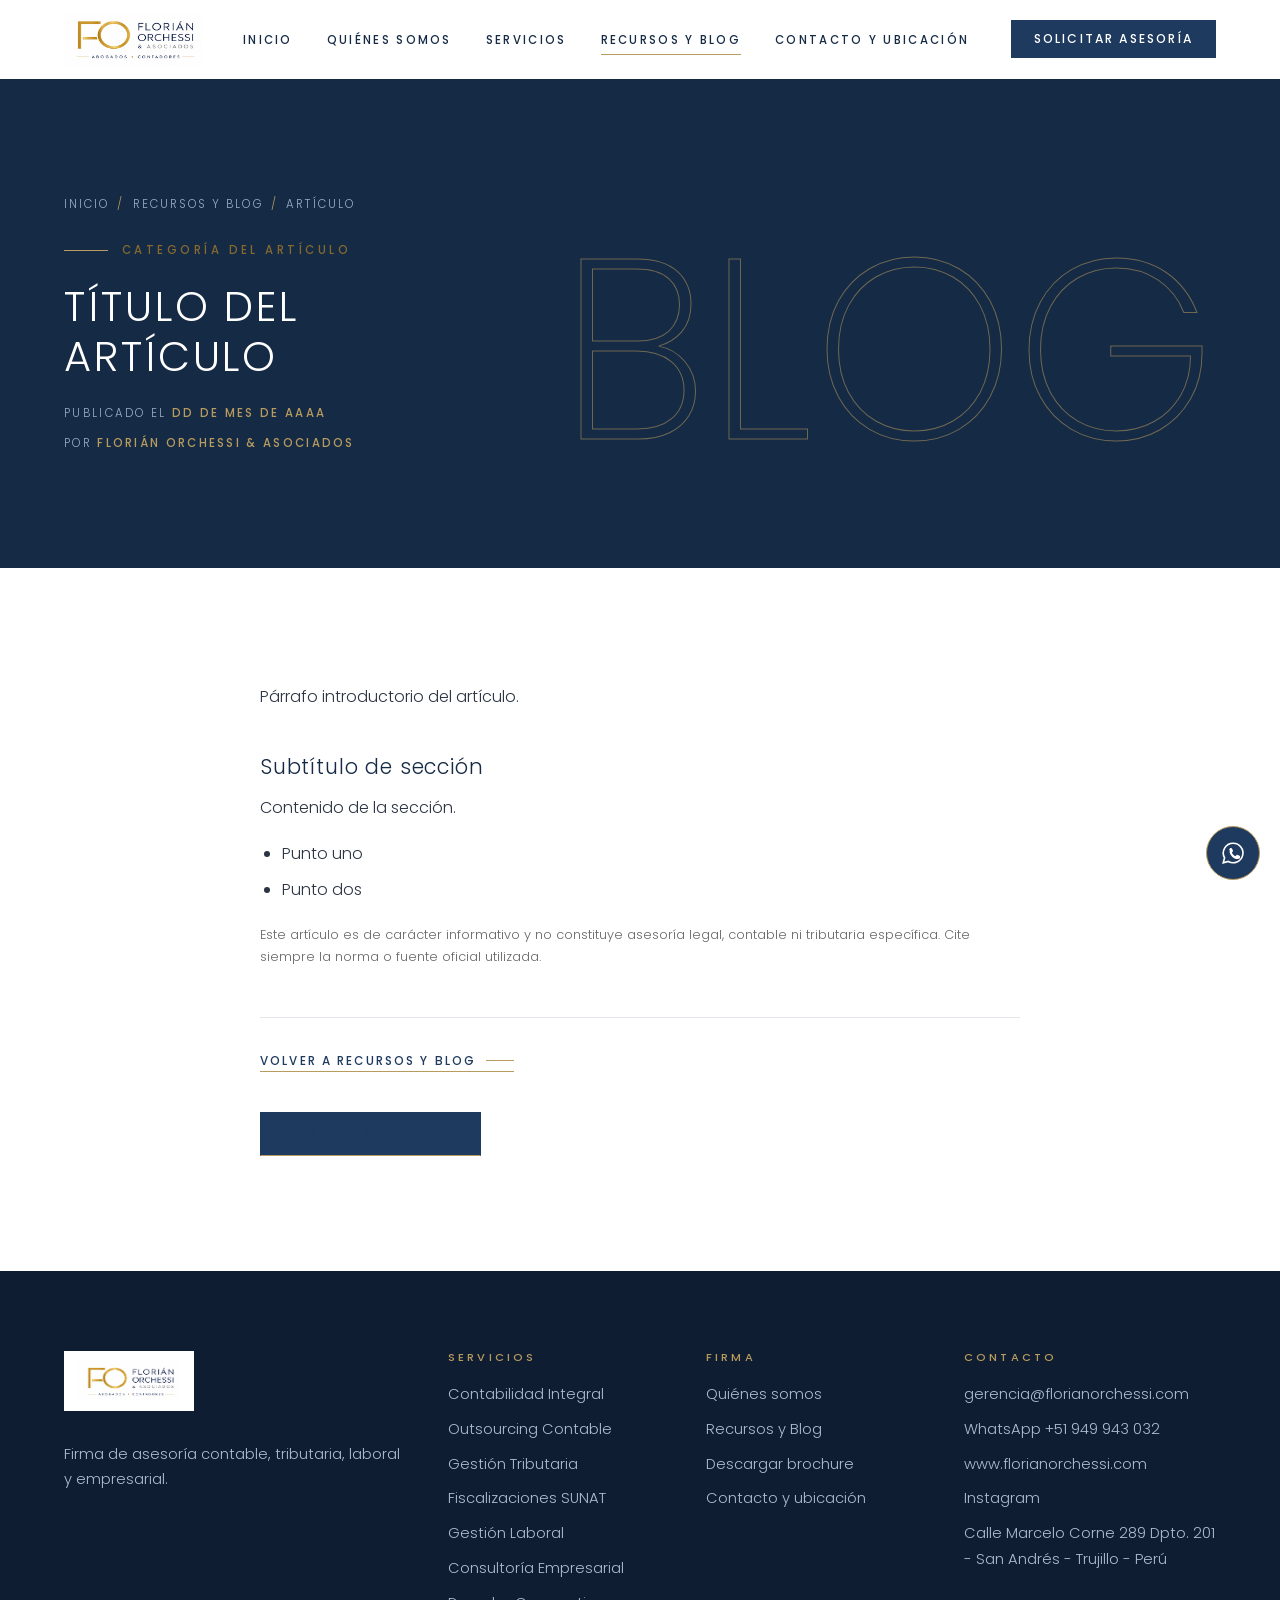
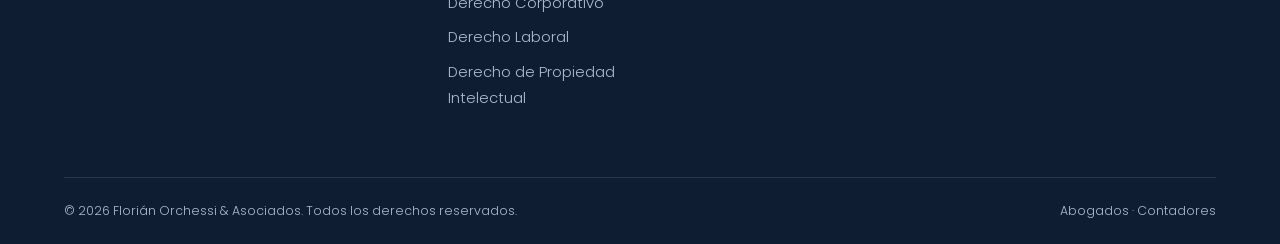
<file: blog/plantilla-articulo.html>
<!DOCTYPE html>
<html lang="es" class="no-js">
<head>
<meta charset="UTF-8">
<meta name="viewport" content="width=device-width,initial-scale=1">
<title>TÍTULO DEL ARTÍCULO | Florián Orchessi &amp; Asociados</title>
<meta name="description" content="RESUMEN DEL ARTÍCULO (150–160 caracteres).">
<meta name="theme-color" content="#152A45">
<link rel="canonical" href="https://www.florianorchessi.com/blog/NOMBRE-DEL-ARCHIVO.html">
<!-- PLANTILLA: borre la línea siguiente (noindex) en los artículos reales -->
<meta name="robots" content="noindex">
<meta property="og:type" content="article"><meta property="og:locale" content="es_PE">
<meta property="og:site_name" content="Florián Orchessi &amp; Asociados">
<meta property="og:title" content="TÍTULO DEL ARTÍCULO | Florián Orchessi &amp; Asociados"><meta property="og:description" content="RESUMEN DEL ARTÍCULO.">
<meta property="og:url" content="https://www.florianorchessi.com/blog/NOMBRE-DEL-ARCHIVO.html"><meta property="og:image" content="https://www.florianorchessi.com/assets/images/edificio-corporativo.jpg">
<link rel="icon" href="../logo.png">
<link rel="preconnect" href="https://fonts.googleapis.com"><link rel="preconnect" href="https://fonts.gstatic.com" crossorigin>
<link href="https://fonts.googleapis.com/css2?family=Poppins:wght@200;300;400;500&display=swap" rel="stylesheet">
<link rel="stylesheet" href="../style.css">
</head><body>
<a class="skip" href="#main">Saltar al contenido</a>
<header class="nav"><div class="wrap nav-in">
<a class="logo" href="../index.html" aria-label="Florián Orchessi &amp; Asociados — Inicio"><img src="../logo.png" alt="Florián Orchessi &amp; Asociados, Abogados y Contadores" width="137" height="54"></a>
<ul class="menu" id="menu"><li><a href="../index.html">Inicio</a></li><li><a href="../quienes-somos.html">Quiénes somos</a></li><li><a href="../index.html#servicios">Servicios</a></li><li><a href="../recursos.html" aria-current=page>Recursos y Blog</a></li><li><a href="../index.html#contacto">Contacto y ubicación</a></li></ul>
<a class="btn" href="../index.html#contacto">Solicitar asesoría</a>
<button class="burger" type="button" aria-label="Abrir menú" aria-expanded="false" aria-controls="menu"><span></span><span></span><span></span></button>
</div></header>
<main id="main">
<section class="ph-hero hv-c art-hero" style="padding:0"><div class="wrap"><div><p class="crumbs"><a href="../index.html">Inicio</a><span>/</span><a href="../recursos.html">Recursos y Blog</a><span>/</span>Artículo</p><span class="kicker">CATEGORÍA DEL ARTÍCULO</span><h1>Título del artículo</h1>
<div class="art-meta"><span>Publicado el <b>DD de mes de AAAA</b></span><span>Por <b>Florián Orchessi &amp; Asociados</b></span></div></div><div class="num" aria-hidden="true">BLOG</div></div></section>
<section><div class="wrap"><article class="article-body">
<!-- ESCRIBA AQUÍ EL CONTENIDO. Etiquetas disponibles: <h2>, <h3>, <p>, <ul>/<ol><li>, <blockquote>, <a href="..."> -->
<p>Párrafo introductorio del artículo.</p>
<h2>Subtítulo de sección</h2>
<p>Contenido de la sección.</p>
<ul><li>Punto uno</li><li>Punto dos</li></ul>
<p class="note">Este artículo es de carácter informativo y no constituye asesoría legal, contable ni tributaria específica. Cite siempre la norma o fuente oficial utilizada.</p>
<div class="article-foot"><a class="more" href="../recursos.html#blog">Volver a Recursos y Blog</a>
<div class="actions"><a class="btn" href="../index.html#contacto">Solicitar asesoría</a></div></div>
</article></div></section>
</main>
<footer><div class="wrap"><div class="f-grid">
<div><a class="f-logo" href="../index.html"><img src="../logo.png" alt="Florián Orchessi &amp; Asociados" width="102" height="40"></a>
<p>Firma de asesoría contable, tributaria, laboral y empresarial.</p></div>
<div><h4>Servicios</h4><ul><li><a href="../contabilidad-integral.html">Contabilidad Integral</a></li><li><a href="../outsourcing-contable.html">Outsourcing Contable</a></li><li><a href="../gestion-tributaria.html">Gestión Tributaria</a></li><li><a href="../fiscalizaciones-sunat.html">Fiscalizaciones SUNAT</a></li><li><a href="../gestion-laboral.html">Gestión Laboral</a></li><li><a href="../consultoria-empresarial.html">Consultoría Empresarial</a></li><li><a href="../derecho-corporativo.html">Derecho Corporativo</a></li><li><a href="../derecho-laboral.html">Derecho Laboral</a></li><li><a href="../derecho-propiedad-intelectual.html">Derecho de Propiedad Intelectual</a></li></ul></div>
<div><h4>Firma</h4><ul><li><a href="../quienes-somos.html">Quiénes somos</a></li><li><a href="../recursos.html">Recursos y Blog</a></li><li><a href="../assets/docs/Brochure-Florian-Orchessi-Asociados.pdf" download>Descargar brochure</a></li><li><a href="../index.html#contacto">Contacto y ubicación</a></li></ul></div>
<div><h4>Contacto</h4><ul><li><a href="mailto:gerencia@florianorchessi.com">gerencia@florianorchessi.com</a></li><li><a href="https://wa.me/51949943032" target="_blank" rel="noopener">WhatsApp +51 949 943 032</a></li><li><a href="https://www.florianorchessi.com/">www.florianorchessi.com</a></li><li><a href="https://www.instagram.com/florianorchessicontadores/" target="_blank" rel="noopener">Instagram</a></li><li>Calle Marcelo Corne 289 Dpto. 201 - San Andrés - Trujillo - Perú</li></ul></div>
</div>
<div class="f-bot"><span>© 2026 Florián Orchessi &amp; Asociados. Todos los derechos reservados.</span><span>Abogados · Contadores</span></div></div></footer>
<a class="wa" href="https://wa.me/51949943032?text=Hola%2C%20quiero%20más%20información%20sobre%20sus%20servicios" target="_blank" rel="noopener" aria-label="Escribir por WhatsApp"><svg viewBox="0 0 24 24" aria-hidden="true"><path d="M12 3a9 9 0 0 0-7.8 13.4L3 21l4.7-1.2A9 9 0 1 0 12 3Z" fill="none" stroke="currentColor" stroke-width="1.5"/><path d="M8.5 8.7c.2-.7 1-1.4 1.7-1.3.4 0 .8.3 1.1 1l.6 1.3c.2.4.1.8-.2 1.1l-.5.6c-.2.2-.2.5 0 .8.6 1 1.6 2 2.6 2.5.3.2.6.1.8-.1l.6-.6c.3-.3.7-.4 1.1-.2l1.3.6c.6.3 1 .7 1 1.2.1.8-.6 1.5-1.3 1.8-1.9.7-4.3-.2-6.1-2-1.8-1.8-2.8-4.1-2.2-5.9Z" fill="currentColor"/></svg></a>
<script src="../script.js"></script>
</body></html>
</file>
<file: style.css>
/* ==========================================================
   FLORIÁN ORCHESSI & ASOCIADOS — Hoja de estilos única
   Dirección: corporativa · minimalista · elegante · premium
   ========================================================== */
:root{
  --navy:#1F3A5F; --navy-d:#152A45; --navy-x:#0E1D31;
  --gold:#B89B5E; --gold-t:#86692F;      /* gold-t: dorado oscuro para texto sobre blanco (contraste AA) */
  --ink:#2B3442; --gray:#666; --soft:#F5F5F5; --line:#E3E6EA;
  --ease:cubic-bezier(.2,.7,.2,1); --nav-h:78px;
}
*{margin:0;padding:0;box-sizing:border-box}
html{scroll-behavior:smooth;scroll-padding-top:var(--nav-h)}
body{font-family:'Poppins',system-ui,-apple-system,'Segoe UI',sans-serif;font-weight:300;color:var(--ink);line-height:1.75;background:#fff;-webkit-font-smoothing:antialiased;overflow-x:hidden}
img{max-width:100%;display:block}
a{color:inherit;text-decoration:none}
ul{list-style:none}
.wrap{width:min(1200px,90%);margin:auto}
section{padding:clamp(72px,9vw,132px) 0}
.soft{background:var(--soft)}
.dark{background:var(--navy-d);color:#dfe6ef}
.skip{position:absolute;left:-999px;top:8px;background:#fff;padding:8px 14px;z-index:200}
.skip:focus{left:8px}
:focus-visible{outline:2px solid var(--gold);outline-offset:3px}

/* ---------- Tipografía ---------- */
h1,h2,h3,h4{font-weight:300;line-height:1.18;color:var(--navy-d)}
h1{font-size:clamp(2.1rem,5vw,4rem);letter-spacing:.07em;text-transform:uppercase}
h2{font-size:clamp(1.55rem,3.2vw,2.5rem);letter-spacing:.06em;text-transform:uppercase}
h3{font-size:.95rem;font-weight:500;letter-spacing:.16em;text-transform:uppercase}
.dark h1,.dark h2,.dark h3,.hero h1,.hero h2{color:#fff}
.accent{color:var(--gold)}
.kicker{display:flex;align-items:center;gap:14px;font-size:.72rem;font-weight:500;letter-spacing:.3em;text-transform:uppercase;color:var(--gold-t);margin-bottom:22px}
.kicker::before{content:"";width:44px;height:1px;background:var(--gold)}
.dark .kicker,.hero .kicker{color:var(--gold)}
.lead{font-size:1.08rem;color:var(--gray);max-width:56ch}
.dark .lead,.hero .lead{color:#cfd9e6}
.rule{width:56px;height:1px;background:var(--gold);margin:28px 0}

/* ---------- Botones (pocos y claros) ---------- */
.btn{display:inline-flex;align-items:center;gap:10px;padding:15px 30px;font:500 .76rem/1 'Poppins',sans-serif;letter-spacing:.18em;text-transform:uppercase;background:var(--navy);color:#fff;border:1px solid var(--navy);transition:.35s var(--ease);cursor:pointer}
.btn:hover{background:var(--navy-d);transform:translateY(-2px)}
.btn.gold{background:var(--gold);border-color:var(--gold);color:var(--navy-x)}
.btn.gold:hover{background:#c9ad72}
.btn.line{background:transparent;color:var(--navy)}
.btn.line:hover{background:var(--navy);color:#fff}
.btn.line.light{color:#fff;border-color:rgba(255,255,255,.55)}
.btn.line.light:hover{background:#fff;color:var(--navy-d)}
.more{display:inline-flex;align-items:center;gap:10px;font-size:.74rem;font-weight:500;letter-spacing:.18em;text-transform:uppercase;color:var(--navy)}
.more::after{content:"";width:28px;height:1px;background:var(--gold);transition:width .35s var(--ease)}
.more:hover::after{width:48px}
.dark .more{color:#fff}
.actions{display:flex;flex-wrap:wrap;gap:14px;margin-top:38px}

/* ---------- Navbar ---------- */
.nav{position:sticky;top:0;z-index:100;background:#fff;border-bottom:1px solid transparent;transition:border-color .3s,box-shadow .3s}
.nav.scrolled{border-color:var(--line)}
.nav-in{height:var(--nav-h);display:flex;align-items:center;justify-content:space-between;gap:24px}
.logo img{height:54px;width:auto}
.menu{display:flex;gap:34px}
.menu a{font-size:.72rem;font-weight:500;letter-spacing:.2em;text-transform:uppercase;color:var(--navy-d);padding:6px 0;border-bottom:1px solid transparent;transition:.3s}
.menu a:hover,.menu a[aria-current]{border-color:var(--gold)}
.nav .btn{padding:12px 22px}
.burger{display:none;width:44px;height:44px;background:none;border:0;cursor:pointer;position:relative}
.burger span{position:absolute;left:11px;right:11px;height:1.5px;background:var(--navy-d);transition:.3s}
.burger span:nth-child(1){top:16px}.burger span:nth-child(2){top:22px}.burger span:nth-child(3){top:28px}
.burger.open span:nth-child(1){top:22px;transform:rotate(45deg)}
.burger.open span:nth-child(2){opacity:0}
.burger.open span:nth-child(3){top:22px;transform:rotate(-45deg)}

/* ---------- Hero (inicio) ---------- */
.hero{position:relative;min-height:calc(100svh - var(--nav-h));display:flex;align-items:center;color:#fff;background:var(--navy-x) url(assets/images/edificio-corporativo.jpg) right 30%/cover no-repeat;padding:96px 0 150px}
.hero::after{content:"";position:absolute;inset:0;background:linear-gradient(90deg,rgba(14,29,49,.82) 0%,rgba(14,29,49,.35) 55%,rgba(14,29,49,0) 100%)}
.hero .wrap{position:relative;z-index:1}
.hero h1{max-width:12ch;margin-bottom:28px}
.hero .lead{font-size:1.12rem}
.hero-strip{position:absolute;z-index:1;left:0;right:0;bottom:0;border-top:1px solid rgba(255,255,255,.18);background:rgba(14,29,49,.55);backdrop-filter:blur(6px)}
.hero-strip ul{display:flex;flex-wrap:wrap;gap:8px 34px;padding:20px 0;font-size:.78rem;letter-spacing:.2em;text-transform:uppercase;color:#e8edf4}
.hero-strip li+li::before{content:"·";color:var(--gold);margin-right:34px}

/* ---------- Experiencia (editorial) ---------- */
.exp{display:grid;grid-template-columns:minmax(220px,.8fr) 2fr;gap:clamp(40px,7vw,110px);align-items:start}
.big{font-size:clamp(5rem,12vw,9rem);font-weight:200;line-height:.9;color:var(--navy);letter-spacing:-.02em}
.big sup{font-size:.4em;color:var(--gold);vertical-align:top;margin-left:4px}
.exp-cap{font-size:.78rem;letter-spacing:.2em;text-transform:uppercase;color:var(--gray);margin-top:16px;max-width:22ch}
.pillars{display:grid;grid-template-columns:repeat(2,1fr);border-top:1px solid var(--line)}
.pillars div{padding:30px 30px 30px 0;border-bottom:1px solid var(--line)}
.pillars div:nth-child(odd){border-right:1px solid var(--line)}
.pillars div:nth-child(even){padding-left:30px}
.pillars p{margin-top:8px;color:var(--gray);font-size:.95rem}

/* ---------- Split (texto + foto) ---------- */
.split{display:grid;grid-template-columns:1fr 1fr;gap:clamp(40px,7vw,100px);align-items:center}
.split.rev .ph{order:2}
.ph{position:relative;overflow:hidden;background:var(--navy-d)}
.ph img{width:100%;height:100%;object-fit:cover;transition:transform 1.4s var(--ease)}
.ph:hover img{transform:scale(1.03)}
.ph.tall{aspect-ratio:4/5}.ph.wide{aspect-ratio:16/11}
.ph::after{content:"";position:absolute;left:18px;bottom:-1px;width:70px;height:3px;background:var(--gold)}
.split p+p{margin-top:16px}
.split p{color:var(--gray)}

/* ---------- Servicios (editorial por categorías) ---------- */
.sec-head{max-width:640px;margin-bottom:clamp(48px,6vw,84px)}
.cat{display:grid;grid-template-columns:5fr 6fr;gap:clamp(32px,6vw,90px);padding:clamp(36px,5vw,64px) 0;border-top:1px solid var(--line);align-items:start}
.cat:nth-of-type(even) .ph{order:2}
.cat{align-items:stretch}.cat .ph{min-height:260px}
.cat-n{font-size:.74rem;letter-spacing:.3em;color:var(--gold-t);font-weight:500}
.cat h3{font-size:1.25rem;margin:6px 0 0;letter-spacing:.14em}
.svc{display:block;padding:22px 0;border-bottom:1px solid var(--line);position:relative;transition:padding .4s var(--ease)}
.svc:first-of-type{padding-top:0}
.svc:last-child{border-bottom:0}
.svc h4{font-size:1.05rem;font-weight:500;color:var(--navy-d);letter-spacing:.02em}
.svc p{color:var(--gray);font-size:.93rem;margin:4px 0 10px;max-width:52ch}
.svc:hover{padding-left:10px}
.regimenes{margin-top:clamp(32px,4vw,56px);padding:28px 0;border-top:1px solid var(--line);display:flex;flex-wrap:wrap;gap:12px 36px;align-items:baseline}
.regimenes b{font-weight:500;font-size:.72rem;letter-spacing:.24em;text-transform:uppercase;color:var(--gold-t)}
.regimenes span{color:var(--navy-d);font-size:.92rem}

/* ---------- Por qué elegirnos ---------- */
.why{display:grid;grid-template-columns:repeat(3,1fr);margin-top:clamp(40px,5vw,70px);border-top:1px solid rgba(255,255,255,.16)}
.why div{padding:34px 30px 34px 0;border-bottom:1px solid rgba(255,255,255,.16)}
.why div:not(:nth-child(3n+1)){padding-left:30px;border-left:1px solid rgba(255,255,255,.16)}
.why b{display:block;color:var(--gold);font-weight:300;font-size:.8rem;letter-spacing:.3em;margin-bottom:12px}
.why h3{color:#fff;margin-bottom:8px;font-size:.88rem}
.why p{font-size:.92rem;color:#b9c6d6}

/* ---------- Enfoque (pasos) ---------- */
.steps{display:grid;grid-template-columns:repeat(4,1fr);gap:0;margin-top:clamp(44px,5vw,70px);counter-reset:s}
.step{position:relative;padding:34px 28px 0 0;border-top:1px solid var(--line)}
.step::before{content:"";position:absolute;left:0;top:-4px;width:7px;height:7px;border-radius:50%;background:var(--gold)}
.step b{font-size:2.6rem;font-weight:200;color:var(--navy);line-height:1}
.step h3{margin:14px 0 8px}
.step p{font-size:.92rem;color:var(--gray)}

/* ---------- CTA ---------- */
.cta{position:relative;color:#fff;text-align:center;background:var(--navy-x) url(assets/images/edificio-fachada.jpg) center/cover;padding:clamp(90px,12vw,170px) 0}
.cta::before{content:"";position:absolute;inset:0;background:rgba(14,29,49,.78)}
.cta .wrap{position:relative;max-width:860px}
.cta h2{color:#fff;font-size:clamp(1.6rem,3.6vw,2.8rem);line-height:1.3}
.cta .actions{justify-content:center}

/* ---------- Contacto / equipo ---------- */
.contact{display:grid;grid-template-columns:5fr 6fr;gap:clamp(40px,7vw,100px)}
.cinfo li{padding:14px 0;border-bottom:1px solid var(--line);font-size:.95rem}
.cinfo small{display:block;font-size:.68rem;letter-spacing:.26em;text-transform:uppercase;color:var(--gold-t);font-weight:500}
.cinfo a:hover{color:var(--gold-t)}
form{display:grid;gap:22px}
.row{display:grid;grid-template-columns:1fr 1fr;gap:22px}
label{display:block;font-size:.68rem;letter-spacing:.24em;text-transform:uppercase;font-weight:500;color:var(--navy-d);margin-bottom:6px}
input,textarea{width:100%;font:300 1rem 'Poppins',sans-serif;color:var(--ink);padding:12px 0;border:0;border-bottom:1px solid #b9c1cc;background:transparent;border-radius:0;transition:border-color .3s}
input:focus,textarea:focus{outline:0;border-color:var(--gold)}
.hp{position:absolute;left:-9999px}
.note{font-size:.8rem;color:var(--gray)}
.join{display:flex;justify-content:space-between;align-items:center;gap:30px;flex-wrap:wrap}
.join p{max-width:60ch;color:var(--gray)}

/* ---------- Footer ---------- */
footer{background:var(--navy-x);color:#aebbd0;padding:80px 0 0;font-size:.92rem}
.f-grid{display:grid;grid-template-columns:1.6fr 1fr 1fr 1.2fr;gap:48px;padding-bottom:56px}
.f-logo{display:inline-block;background:#fff;padding:10px 14px;margin-bottom:22px}
.f-logo img{height:40px}
footer h4{font-size:.7rem;letter-spacing:.28em;text-transform:uppercase;color:var(--gold);font-weight:500;margin-bottom:18px}
footer li{margin-bottom:9px}
footer a:hover{color:#fff}
.f-bot{border-top:1px solid rgba(255,255,255,.12);padding:22px 0;font-size:.78rem;display:flex;justify-content:space-between;flex-wrap:wrap;gap:8px}

/* ---------- WhatsApp flotante ---------- */
.wa{position:fixed;right:20px;bottom:20px;z-index:90;width:54px;height:54px;border-radius:50%;background:var(--navy);color:#fff;display:grid;place-items:center;border:1px solid var(--gold);transition:.3s var(--ease)}
.wa:hover{transform:translateY(-3px);background:var(--navy-d)}
.wa svg{width:26px;height:26px}

/* ---------- Páginas internas ---------- */
.ph-hero{position:relative;color:#fff;background:var(--navy-d)}
.crumbs{font-size:.72rem;letter-spacing:.18em;text-transform:uppercase;color:#9fb0c6;margin-bottom:26px}
.crumbs a:hover{color:#fff}
.crumbs span{color:var(--gold);margin:0 8px}
.ph-hero h1{color:#fff;font-size:clamp(1.9rem,4.2vw,3.3rem)}
.ph-hero .lead{margin-top:22px}
/* Variante A: texto + foto lateral */
.hv-a .wrap{display:grid;grid-template-columns:1.15fr .85fr;gap:clamp(30px,6vw,90px);align-items:center;padding:clamp(60px,8vw,110px) 0}
.hv-a .ph{aspect-ratio:4/4.6}
/* Variante B: foto a sangre */
.hv-b{background-size:cover;background-position:center}
.hv-b::before{content:"";position:absolute;inset:0;background:linear-gradient(90deg,rgba(14,29,49,.92),rgba(14,29,49,.55))}
.hv-b .wrap{position:relative;padding:clamp(90px,13vw,190px) 0 clamp(70px,9vw,120px);max-width:min(1200px,90%)}
.hv-b h1,.hv-b .lead{max-width:760px}
/* Variante C: tipográfica con numeral */
.hv-c .wrap{position:relative;padding:clamp(70px,9vw,130px) 0;display:grid;grid-template-columns:1fr auto;gap:40px;align-items:end}
.hv-c .num{font-size:clamp(7rem,20vw,16rem);font-weight:200;line-height:.8;color:transparent;-webkit-text-stroke:1px rgba(184,155,94,.55)}
.scope{display:grid;grid-template-columns:1fr 2fr;gap:clamp(36px,7vw,110px)}
.scope-list li{display:grid;grid-template-columns:48px 1fr;gap:12px;padding:18px 0;border-bottom:1px solid var(--line);color:var(--ink)}
.scope-list li:first-child{border-top:1px solid var(--line)}
.scope-list b{font-weight:400;font-size:.76rem;letter-spacing:.2em;color:var(--gold-t);padding-top:4px}
.scope-list.two{grid-template-columns:1fr 1fr;column-gap:50px;display:grid}
.scope-list.two li:nth-child(2){border-top:1px solid var(--line)}
.benefits{display:grid;grid-template-columns:repeat(3,1fr);gap:0;margin-top:48px}
.benefits div{padding:6px 34px;border-left:1px solid rgba(255,255,255,.18)}
.benefits div:first-child{padding-left:0;border-left:0}
.benefits p{font-size:.93rem;color:#b9c6d6;margin-top:8px}
.others{display:flex;flex-wrap:wrap;gap:10px 30px;margin-top:26px}
.others a{font-size:.88rem;color:var(--navy);border-bottom:1px solid var(--gold);padding-bottom:2px}
.others a:hover{color:var(--gold-t)}

/* ---------- Recursos ---------- */
.res-feat{display:grid;grid-template-columns:5fr 6fr;gap:clamp(36px,6vw,90px);align-items:center;padding:clamp(28px,4vw,48px);background:var(--soft)}
.res-feat img{width:100%;box-shadow:0 14px 40px rgba(14,29,49,.18);max-width:420px;margin:auto}
.tag{display:inline-block;font-size:.66rem;letter-spacing:.24em;text-transform:uppercase;font-weight:500;color:var(--gold-t);border:1px solid var(--gold);padding:4px 10px;margin-bottom:14px}
.res-list{margin-top:clamp(40px,5vw,64px)}
.res-row{display:grid;grid-template-columns:2.2fr 1fr auto;gap:30px;align-items:center;padding:30px 0;border-top:1px solid var(--line)}
.res-row:last-child{border-bottom:1px solid var(--line)}
.res-row h3{font-size:1.02rem;letter-spacing:.08em}
.res-row p{color:var(--gray);font-size:.93rem;margin-top:4px}
.res-row small{font-size:.7rem;letter-spacing:.22em;text-transform:uppercase;color:var(--gold-t);font-weight:500}

/* ---------- Animaciones discretas ---------- */
.rv{opacity:0;transform:translateY(22px);transition:opacity .9s var(--ease),transform .9s var(--ease)}
.rv.in{opacity:1;transform:none}
.no-js .rv{opacity:1;transform:none}
@media (prefers-reduced-motion:reduce){*{scroll-behavior:auto!important;transition:none!important}.rv{opacity:1;transform:none}}

/* ---------- Responsive ---------- */
@media (max-width:1020px){
  .menu{gap:22px}.nav .btn{display:none}
  .f-grid{grid-template-columns:1fr 1fr}
  .why{grid-template-columns:1fr 1fr}.why div,.why div:not(:nth-child(3n+1)){padding:30px 24px 30px 0;border-left:0}.why div:nth-child(even){padding-left:24px;border-left:1px solid rgba(255,255,255,.16)}
  .steps{grid-template-columns:1fr 1fr;row-gap:44px}
}
@media (max-width:820px){
  :root{--nav-h:68px}
  .burger{display:block}
  .menu{position:fixed;inset:var(--nav-h) 0 0 0;background:#fff;flex-direction:column;gap:0;padding:20px 5% 40px;transform:translateX(100%);transition:transform .45s var(--ease);overflow:auto}
  .menu.open{transform:none}
  .menu a{display:block;padding:20px 0;font-size:.86rem;border-bottom:1px solid var(--line)}
  .nav .btn{display:inline-flex;position:fixed;left:5%;right:5%;bottom:24px;justify-content:center;opacity:0;pointer-events:none;transition:.3s}
  .menu.open~.btn{opacity:1;pointer-events:auto;z-index:101}
  .hero{background-position:70% center;padding:70px 0 160px}
  .hero::after{background:linear-gradient(180deg,rgba(14,29,49,.7),rgba(14,29,49,.5))}
  .hero-strip li+li::before{display:none}.hero-strip ul{gap:6px 22px;font-size:.7rem}
  .exp,.split,.cat,.contact,.scope,.res-feat,.hv-a .wrap{grid-template-columns:1fr}
  .split.rev .ph,.cat:nth-of-type(even) .ph{order:0}
  .hv-a .ph{aspect-ratio:16/10;order:2}
  .hv-c .wrap{grid-template-columns:1fr}.hv-c .num{display:none}
  .pillars{grid-template-columns:1fr}.pillars div,.pillars div:nth-child(even){padding:24px 0;border-right:0!important}
  .benefits{grid-template-columns:1fr}.benefits div{padding:22px 0;border-left:0;border-top:1px solid rgba(255,255,255,.18)}
  .scope-list.two{grid-template-columns:1fr}.scope-list.two li:nth-child(2){border-top:0}
  .res-row{grid-template-columns:1fr;gap:14px}
  .row{grid-template-columns:1fr}
  .why,.steps{grid-template-columns:1fr}.why div,.why div:nth-child(even){padding:26px 0;border-left:0!important}
  .f-grid{grid-template-columns:1fr;gap:34px}
}

/* Misión / visión y seguridad de rejillas */
.mv{display:grid;grid-template-columns:1fr 1fr;gap:clamp(30px,6vw,90px)}
.mv>div+div{border-left:1px solid rgba(255,255,255,.18);padding-left:clamp(20px,4vw,50px)}
.exp>*,.split>*,.cat>*,.contact>*,.scope>*,.res-feat>*,.mv>*,.hv-a .wrap>*,.res-row>*{min-width:0}
@media (max-width:820px){.mv{grid-template-columns:1fr}.mv>div+div{border-left:0;padding-left:0;border-top:1px solid rgba(255,255,255,.18);padding-top:28px}}
.ph-hero .lead{color:#cfd9e6}
.ph.wide{aspect-ratio:21/8}
@media(max-width:820px){.ph.wide{aspect-ratio:16/10}}

/* ---------- Sectores que atendemos ---------- */
.sectores-head{display:grid;grid-template-columns:1fr 1fr;gap:clamp(30px,6vw,90px);align-items:end;margin-bottom:clamp(40px,5vw,64px)}
.sectores-head>p{color:var(--gray)}
.sectores{display:grid;grid-template-columns:repeat(2,1fr);gap:18px}
.sectores li{display:flex}
.sector{display:flex;gap:22px;align-items:flex-start;width:100%;padding:28px 30px;background:#fff;border:1px solid var(--line);border-radius:10px;transition:transform .4s var(--ease),border-color .4s,box-shadow .4s}
.sector:hover{transform:translateY(-3px);border-color:var(--gold);box-shadow:0 14px 34px rgba(14,29,49,.08)}
.sector-ico{flex:none;width:54px;height:54px;border-radius:10px;display:grid;place-items:center;background:rgba(31,58,95,.06);color:var(--navy);transition:background .4s,color .4s}
.sector-ico svg{width:26px;height:26px;fill:none;stroke:currentColor;stroke-width:1.5;stroke-linecap:round;stroke-linejoin:round}
.sector:hover .sector-ico{background:var(--navy);color:var(--gold)}
.sector h3{font-size:.86rem;letter-spacing:.12em;margin-bottom:6px}
.sector p{font-size:.9rem;color:var(--gray);line-height:1.65}
.sectores-cierre{text-align:center;margin-top:clamp(44px,6vw,80px);font-size:clamp(1.3rem,2.8vw,2rem);font-weight:300;letter-spacing:.08em;text-transform:uppercase;color:var(--navy-d)}
.sectores-cierre::before{content:"";display:block;width:56px;height:1px;background:var(--gold);margin:0 auto 26px}
@media (max-width:820px){.sectores-head{grid-template-columns:1fr}.sectores{grid-template-columns:1fr}.sector{padding:24px 22px;gap:18px}}

/* ==========================================================
   ACTUALIZACIÓN: instituciones, mapa, formulario, recursos y blog
   (reutiliza las variables y el lenguaje visual existentes)
   ========================================================== */

/* ---------- Menú: ajuste por texto más largo (solo 821–1180px) ---------- */
@media (min-width:821px) and (max-width:1180px){.menu{gap:20px}.menu a{font-size:.66rem;letter-spacing:.12em}}

/* ---------- Instituciones y organismos ---------- */
.inst-grid{display:grid;grid-template-columns:repeat(4,1fr);gap:18px}
.inst-grid li{display:flex}
.inst{display:flex;flex-direction:column;align-items:flex-start;width:100%;padding:28px 26px;background:#fff;border:1px solid var(--line);border-radius:10px;transition:transform .4s var(--ease),border-color .4s,box-shadow .4s}
.inst:hover{transform:translateY(-3px);border-color:var(--gold);box-shadow:0 14px 34px rgba(14,29,49,.08)}
.inst-sig{display:grid;place-items:center;min-width:54px;height:54px;padding:0 14px;margin-bottom:20px;border-radius:10px;background:rgba(31,58,95,.06);color:var(--navy);font-size:.74rem;font-weight:500;letter-spacing:.16em;transition:background .4s,color .4s}
.inst-sig img{max-height:34px;width:auto}
.inst:hover .inst-sig{background:var(--navy);color:var(--gold)}
.inst h3{font-size:.9rem;letter-spacing:.03em;text-transform:none;line-height:1.4;margin-bottom:12px}
.inst p{font-size:.9rem;color:var(--gray);line-height:1.65}
.inst .more{margin-top:auto;padding-top:18px}
@media (max-width:1100px){.inst-grid{grid-template-columns:repeat(2,1fr)}}
@media (max-width:620px){.inst-grid{grid-template-columns:1fr}.inst{padding:24px 22px}}

/* ---------- Mapa de ubicación ---------- */
.map{margin-top:30px;border:1px solid var(--line);background:var(--soft);aspect-ratio:16/10;position:relative}
.map::after{content:"";position:absolute;left:18px;bottom:-1px;width:70px;height:3px;background:var(--gold);pointer-events:none}
.map iframe{display:block;width:100%;height:100%;border:0}
.map-link{margin-top:18px}
@media (max-width:820px){.map{aspect-ratio:4/3}}

/* ---------- Formulario: estados ---------- */
label span{color:var(--gold-t)}
input:user-invalid,textarea:user-invalid{border-color:#a33}
.btn[disabled]{opacity:.55;cursor:wait;transform:none}
.form-msg{padding:14px 18px;font-size:.92rem;line-height:1.6;border-left:3px solid var(--gold);background:var(--soft);color:var(--navy-d)}
.form-msg[hidden]{display:none}
.form-msg.ok{border-color:#2f7d4f}
.form-msg.err{border-color:#a33;color:#6b1f1f}
.form-msg a{border-bottom:1px solid var(--gold)}

/* ---------- Recursos descargables y filtros ---------- */
.chips{display:flex;flex-wrap:wrap;gap:10px;margin:22px 0 6px}
.chip{font:500 .68rem/1 'Poppins',sans-serif;letter-spacing:.2em;text-transform:uppercase;padding:11px 16px;border:1px solid var(--line);background:#fff;color:var(--navy);cursor:pointer;transition:.3s var(--ease)}
.chip:hover{border-color:var(--gold)}
.chip[aria-pressed="true"]{background:var(--navy);border-color:var(--navy);color:#fff}
.res-group{margin-top:clamp(36px,4vw,56px)}
.res-group .kicker{margin-bottom:12px}
.res-empty{padding:28px 0;color:var(--gray);border-top:1px solid var(--line);border-bottom:1px solid var(--line)}
.res-head{margin-top:clamp(56px,7vw,90px)}

/* ---------- Blog ---------- */
.post-grid{display:grid;grid-template-columns:repeat(3,1fr);gap:18px;margin-top:34px}
.post{display:flex;flex-direction:column;height:100%;padding:30px 28px;background:#fff;border:1px solid var(--line);border-radius:10px;transition:transform .4s var(--ease),border-color .4s,box-shadow .4s}
.post:hover{transform:translateY(-3px);border-color:var(--gold);box-shadow:0 14px 34px rgba(14,29,49,.08)}
.post-meta{display:flex;flex-wrap:wrap;align-items:center;gap:10px 14px;margin-bottom:16px;font-size:.68rem;letter-spacing:.2em;text-transform:uppercase;font-weight:500;color:var(--gray)}
.post-meta .tag{margin:0}
.post h3{font-size:1rem;letter-spacing:.06em;line-height:1.4;margin-bottom:12px}
.post p{font-size:.92rem;color:var(--gray);margin-bottom:18px}
.post .more{margin-top:auto}
.blog-empty{margin-top:34px;padding:34px 0;border-top:1px solid var(--line);border-bottom:1px solid var(--line);color:var(--gray);max-width:70ch}
@media (max-width:1020px){.post-grid{grid-template-columns:repeat(2,1fr)}}
@media (max-width:620px){.post-grid{grid-template-columns:1fr}}

/* ---------- Artículo del blog ---------- */
.art-hero h1{font-size:clamp(1.6rem,3.4vw,2.6rem);max-width:24ch}
.art-meta{display:flex;flex-wrap:wrap;gap:10px 18px;margin-top:22px;font-size:.72rem;letter-spacing:.2em;text-transform:uppercase;color:#9fb0c6}
.art-meta b{font-weight:500;color:var(--gold)}
.article-body{max-width:760px;margin:auto}
.article-body h2{font-size:1.3rem;letter-spacing:.04em;text-transform:none;margin:44px 0 14px}
.article-body h3{margin:30px 0 10px}
.article-body p{margin-bottom:18px}
.article-body ul,.article-body ol{margin:0 0 20px 22px}
.article-body ul{list-style:disc}.article-body ol{list-style:decimal}
.article-body li{margin-bottom:8px}
.article-body a{border-bottom:1px solid var(--gold);color:var(--navy)}
.article-body blockquote{margin:26px 0;padding:6px 0 6px 22px;border-left:2px solid var(--gold);color:var(--gray)}
.article-foot{max-width:760px;margin:48px auto 0;padding-top:28px;border-top:1px solid var(--line)}
.article-foot .note{margin-top:8px}
.contact>form{align-self:start}
</file>
<file: blog.css>
/* Blog — usa las variables de style.css */
.blog-filtros{display:flex;flex-wrap:wrap;gap:10px;margin:28px 0 0}
.chip{font:500 .72rem/1 "Poppins",sans-serif;letter-spacing:.16em;text-transform:uppercase;padding:12px 20px;border:1px solid var(--line);background:#fff;color:var(--navy);cursor:pointer;transition:.3s var(--ease)}
.chip:hover,.chip[aria-pressed="true"]{background:var(--navy);border-color:var(--navy);color:#fff}
.posts{display:grid;grid-template-columns:repeat(3,1fr);gap:28px;margin-top:40px}
.post{display:flex;flex-direction:column;background:#fff;border:1px solid var(--line);border-radius:10px;overflow:hidden;transition:transform .4s var(--ease),border-color .4s,box-shadow .4s}
.post:hover{transform:translateY(-3px);border-color:var(--gold);box-shadow:0 14px 34px rgba(14,29,49,.08)}
.post-img{aspect-ratio:16/10;overflow:hidden;background:var(--navy-d)}
.post-img img{width:100%;height:100%;object-fit:cover;transition:transform 1s var(--ease)}
.post:hover .post-img img{transform:scale(1.04)}
.post-body{display:flex;flex-direction:column;gap:10px;padding:26px 26px 28px;flex:1}
.post-meta{font-size:.68rem;letter-spacing:.2em;text-transform:uppercase;color:var(--gold-t);font-weight:500}
.post h3{font-size:1.02rem;letter-spacing:.04em;text-transform:none;font-weight:500;line-height:1.35}
.post p{font-size:.92rem;color:var(--gray)}
.post .more{margin-top:auto;padding-top:8px}
.blog-vacio,.blog-error{margin-top:40px;padding:40px;border:1px dashed var(--line);color:var(--gray);text-align:center}
.articulo{max-width:760px;margin:0 auto;font-size:1.04rem}
.articulo>*+*{margin-top:1.2em}
.articulo h2{font-size:1.5rem;margin-top:2em}
.articulo h3{margin-top:1.8em}
.articulo p,.articulo li{color:#3d4756}
.articulo ul{padding-left:1.3em;list-style:disc}
.articulo a{color:var(--navy);border-bottom:1px solid var(--gold)}
.articulo img,.n-img{width:100%;border-radius:10px}
@media(max-width:1020px){.posts{grid-template-columns:repeat(2,1fr)}}
@media(max-width:640px){.posts{grid-template-columns:1fr}}
</file>
